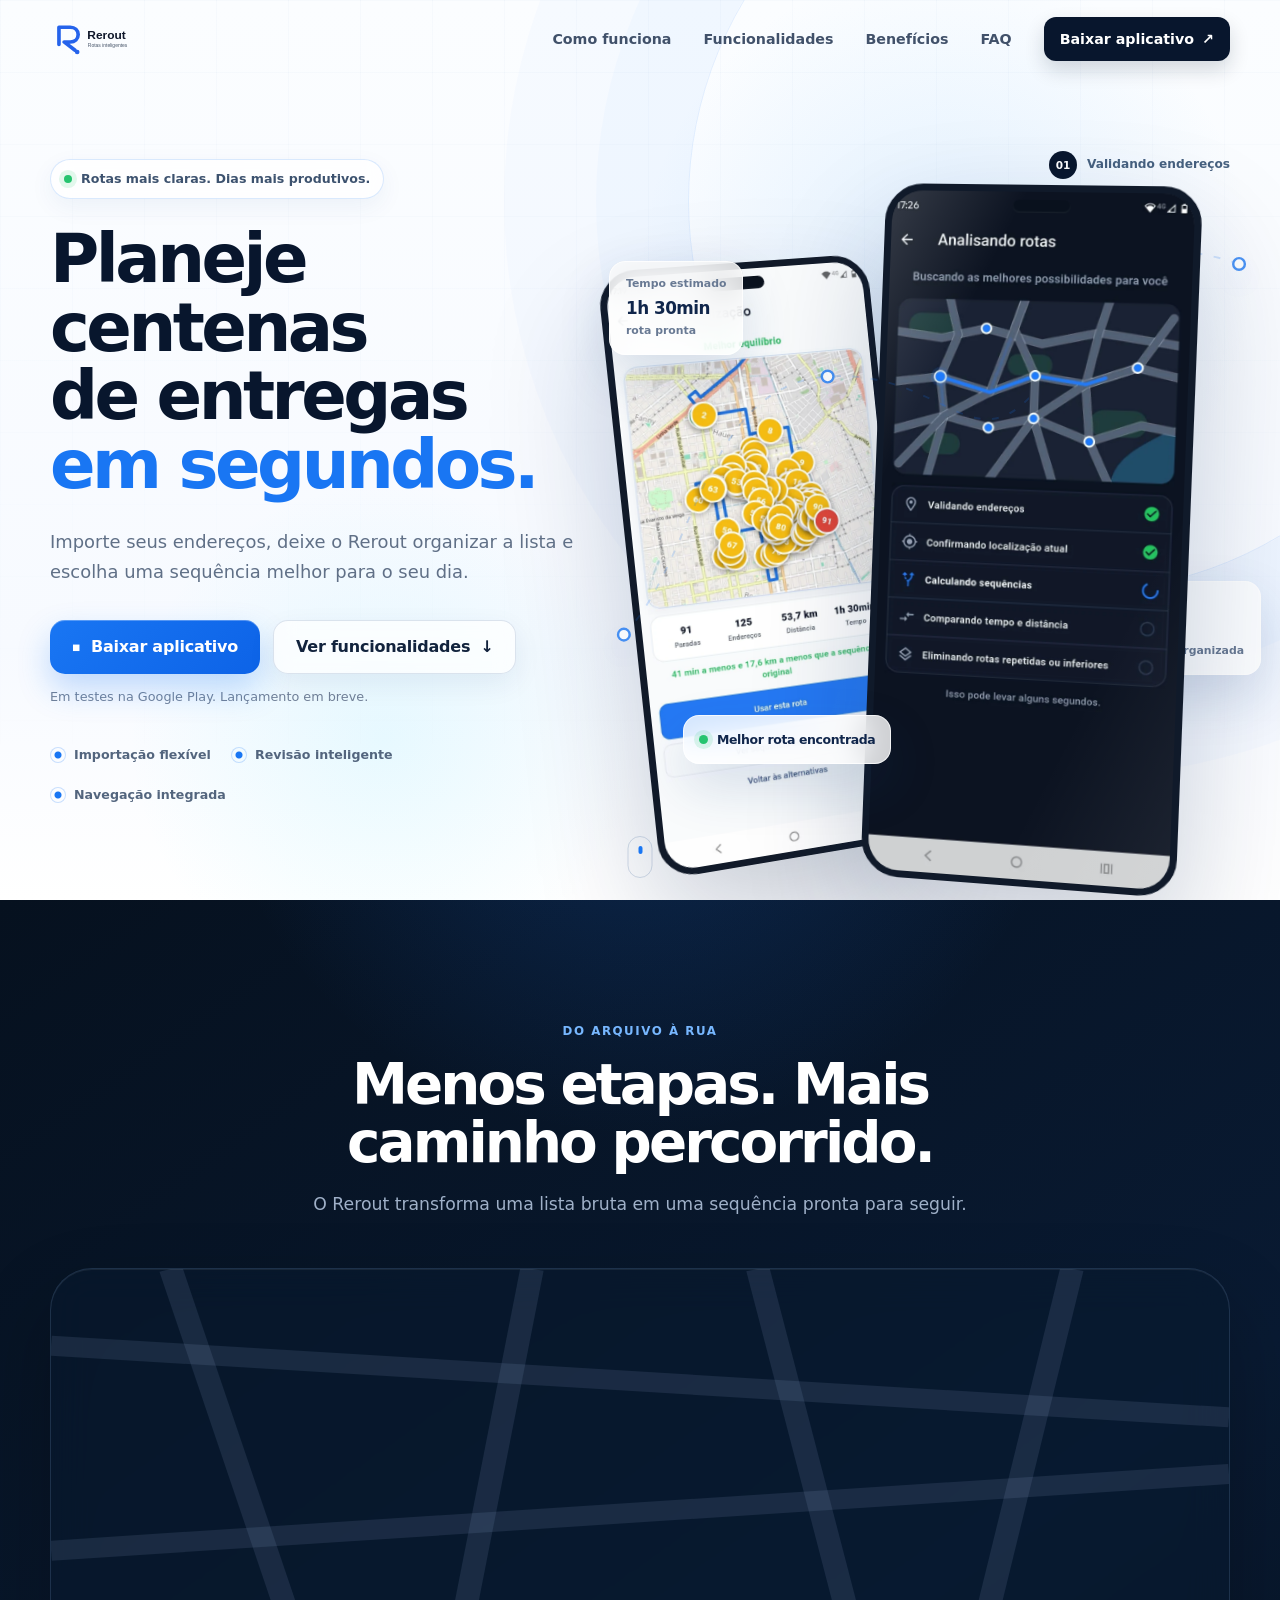
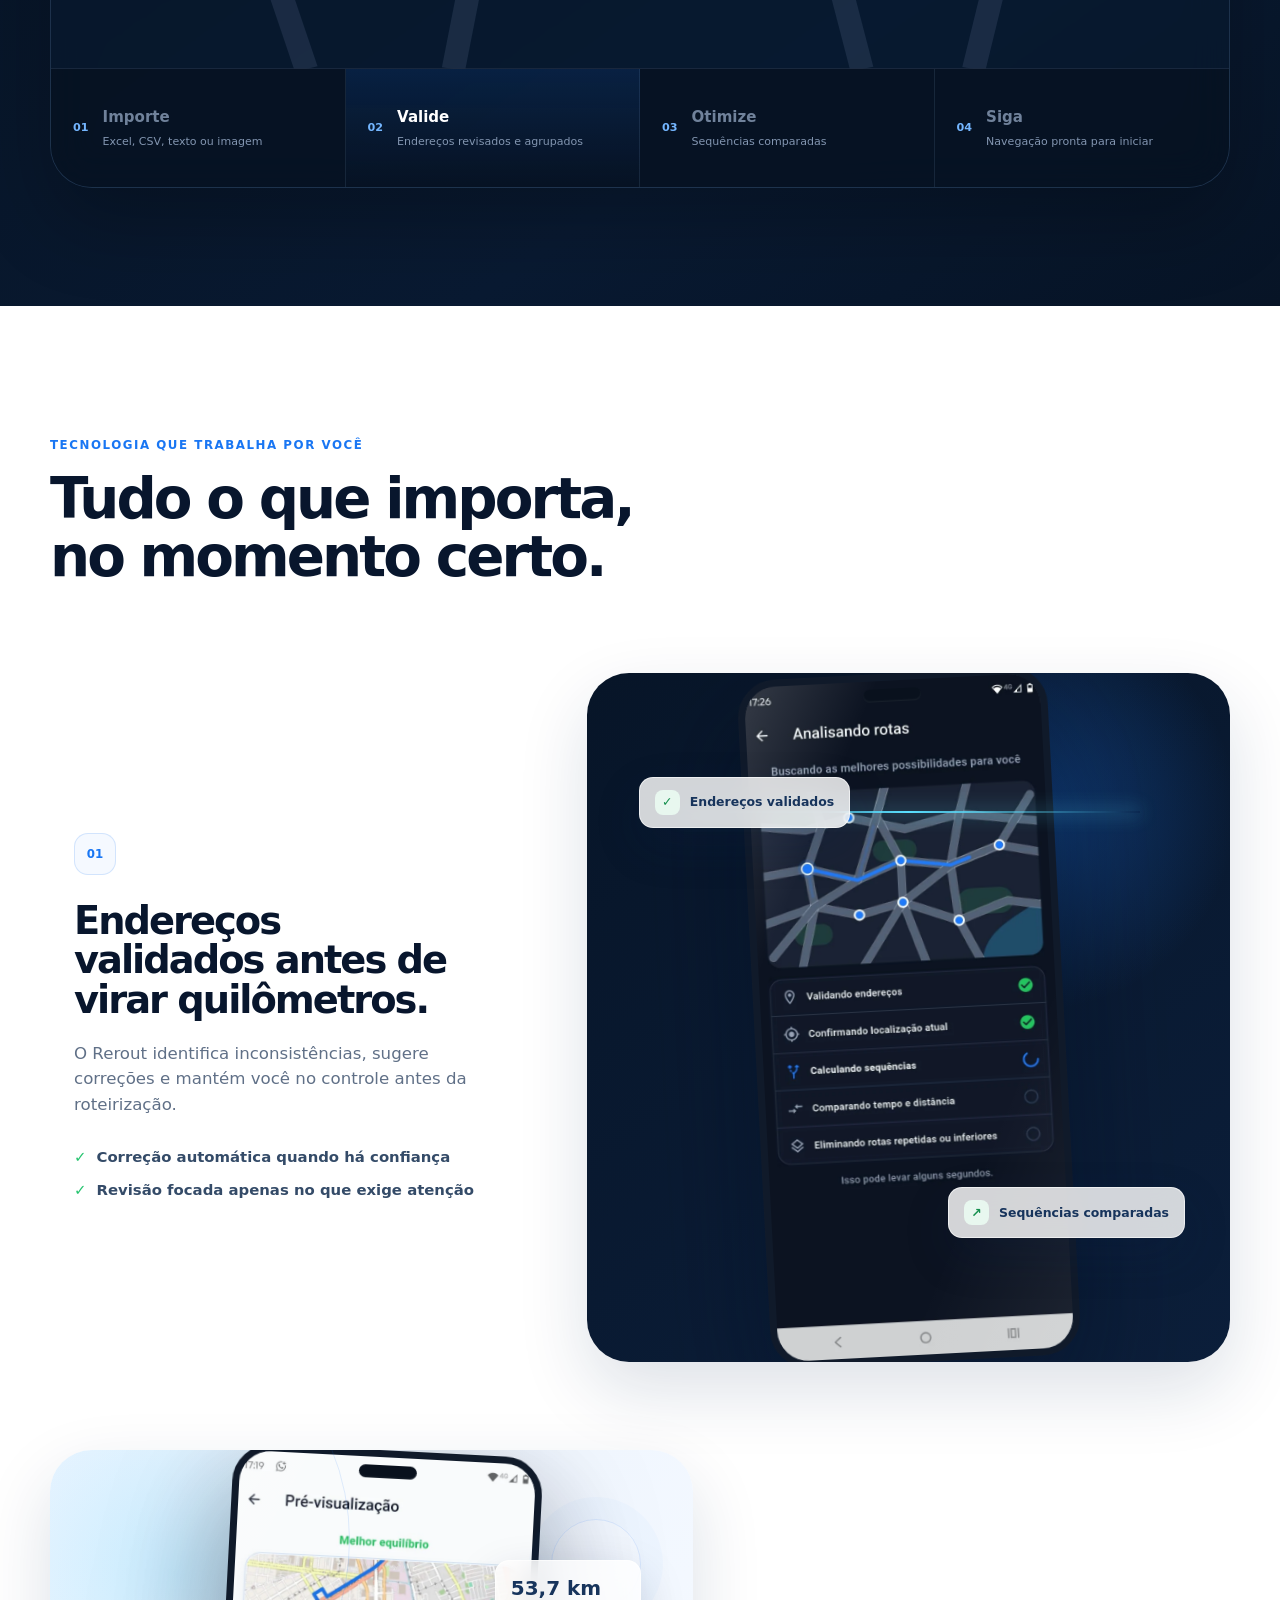
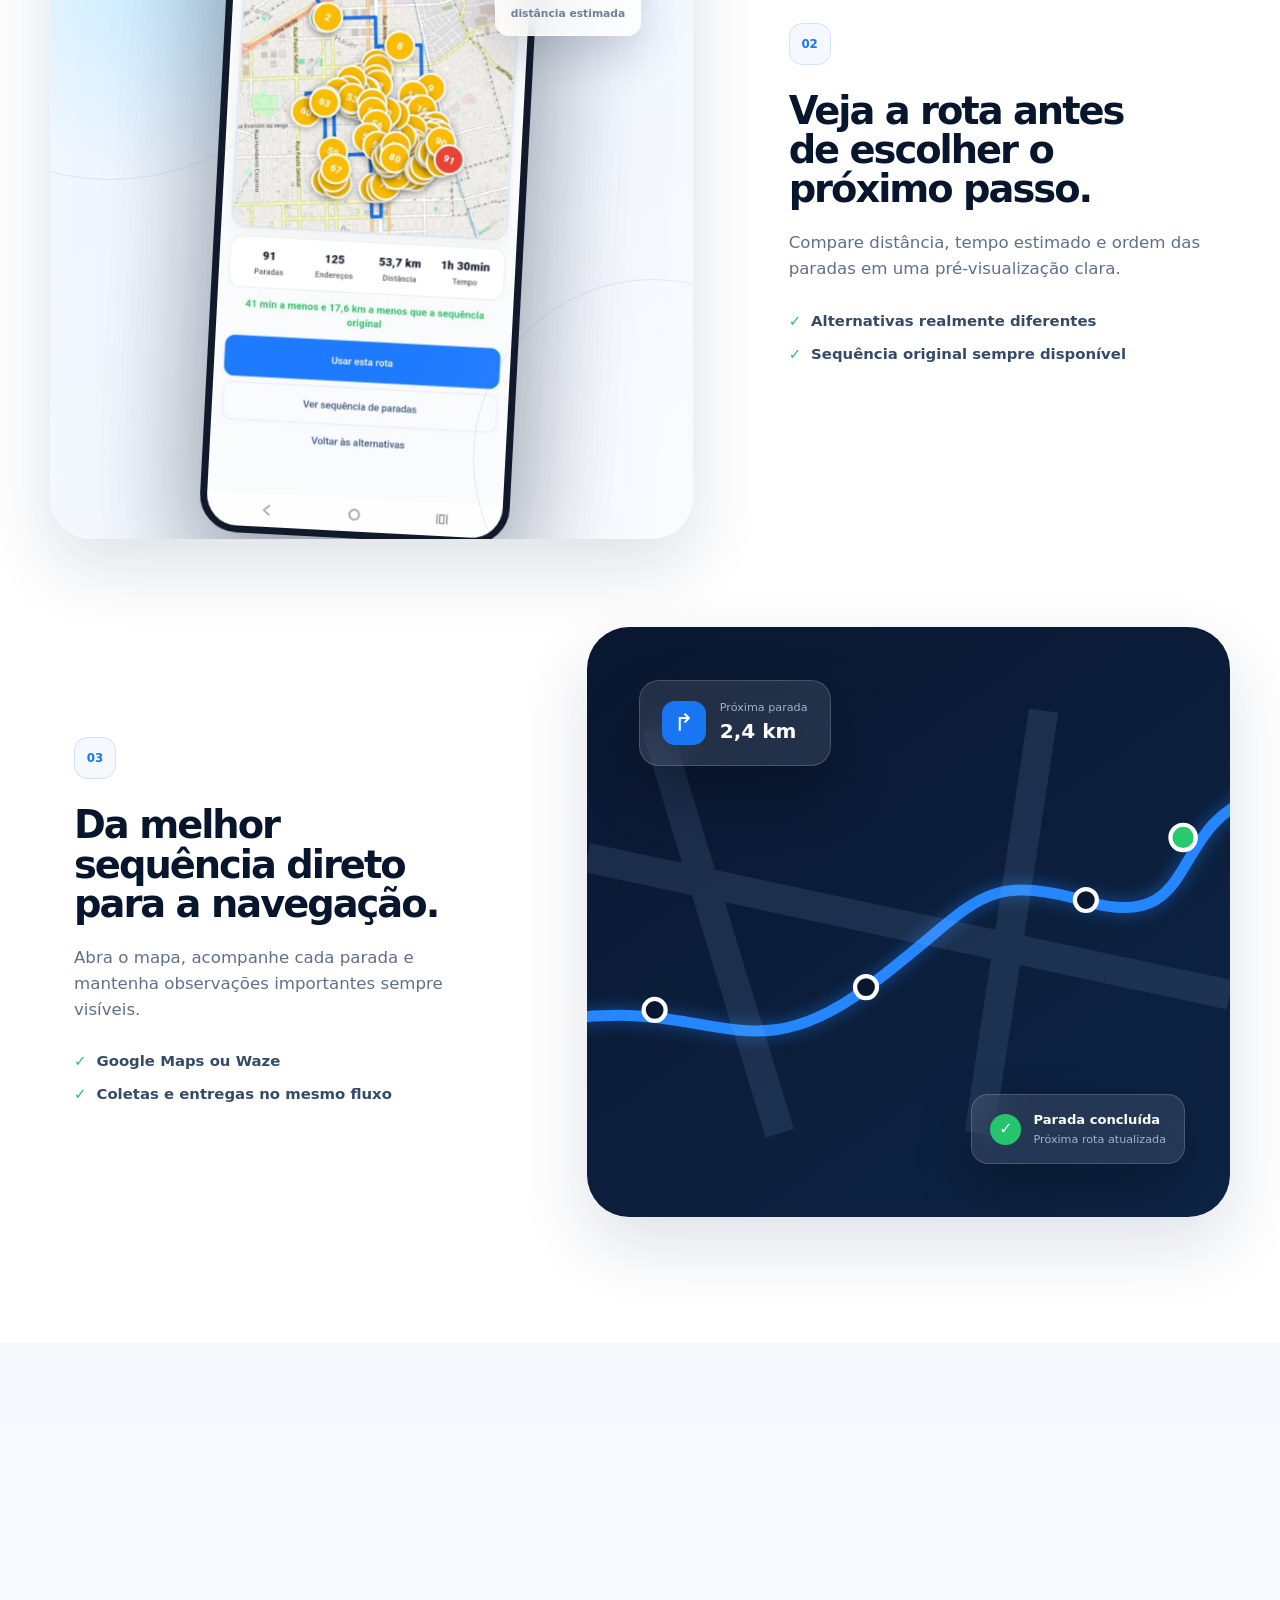
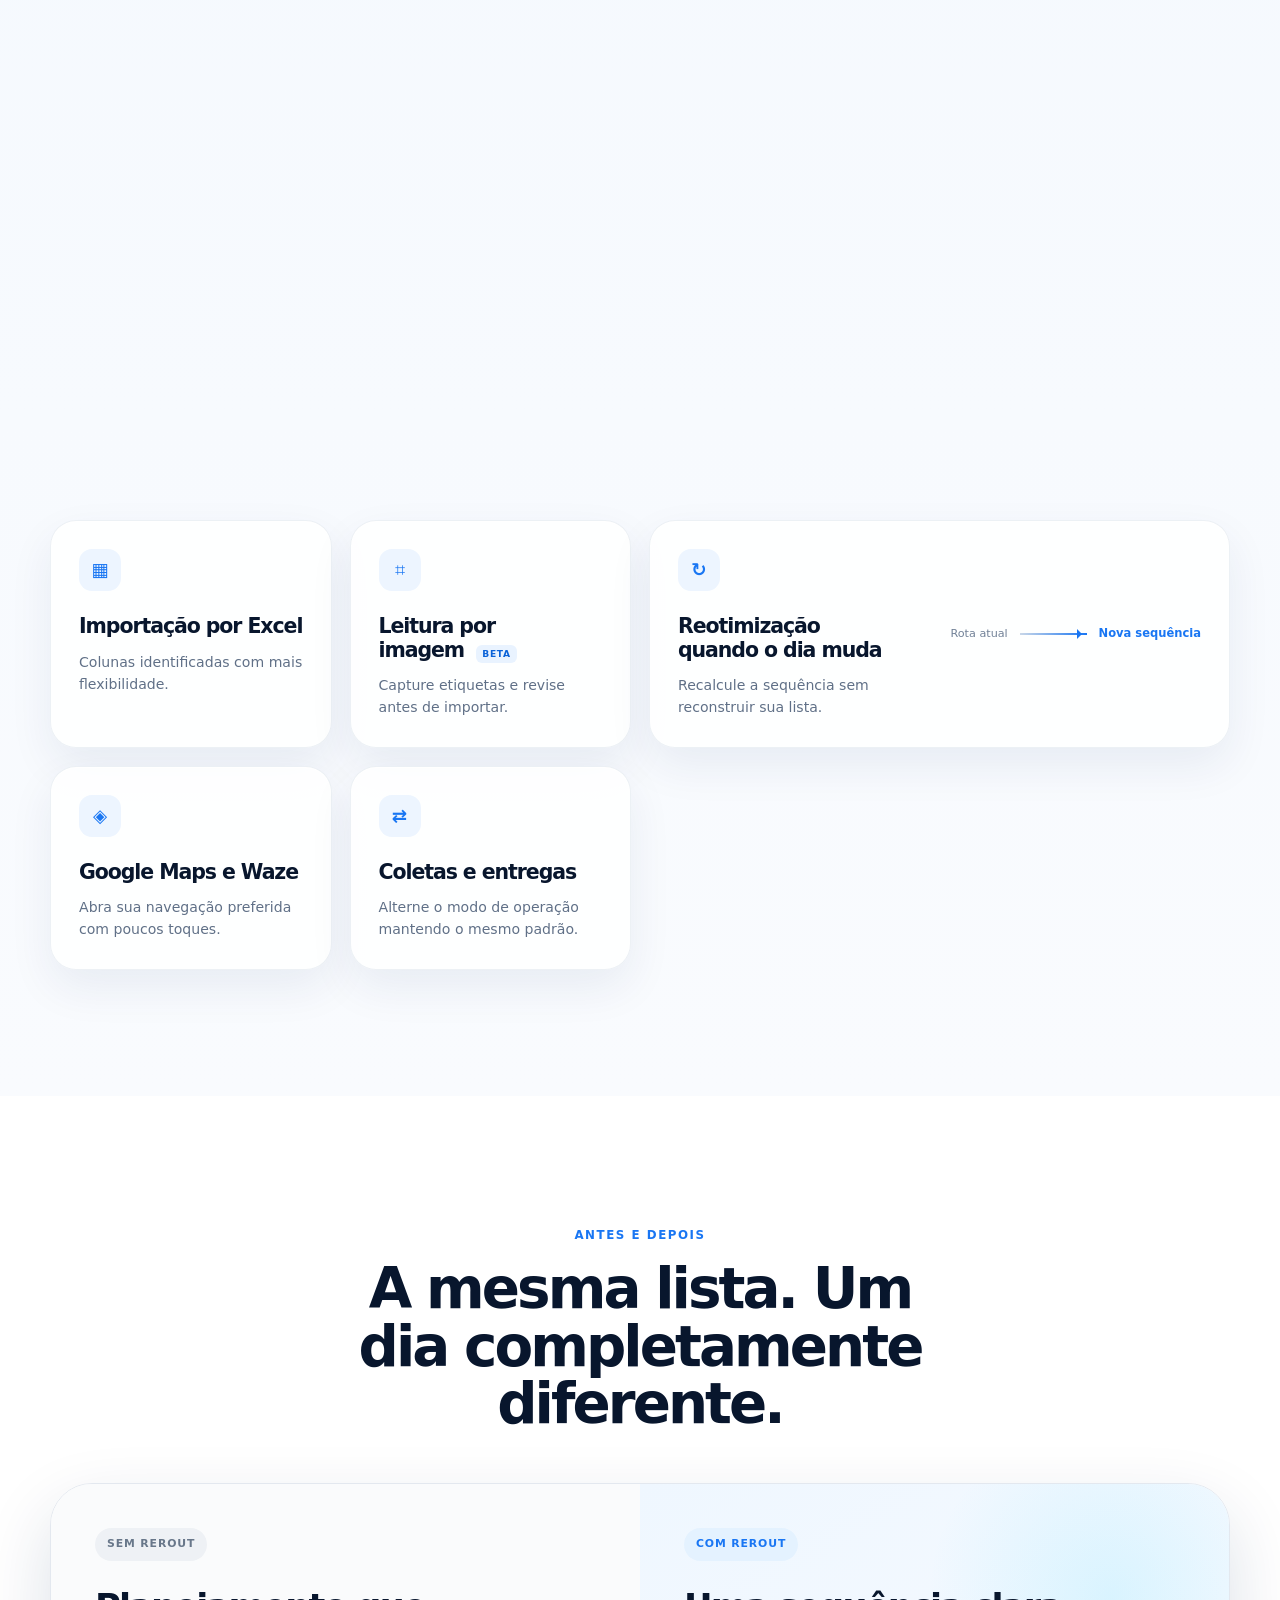
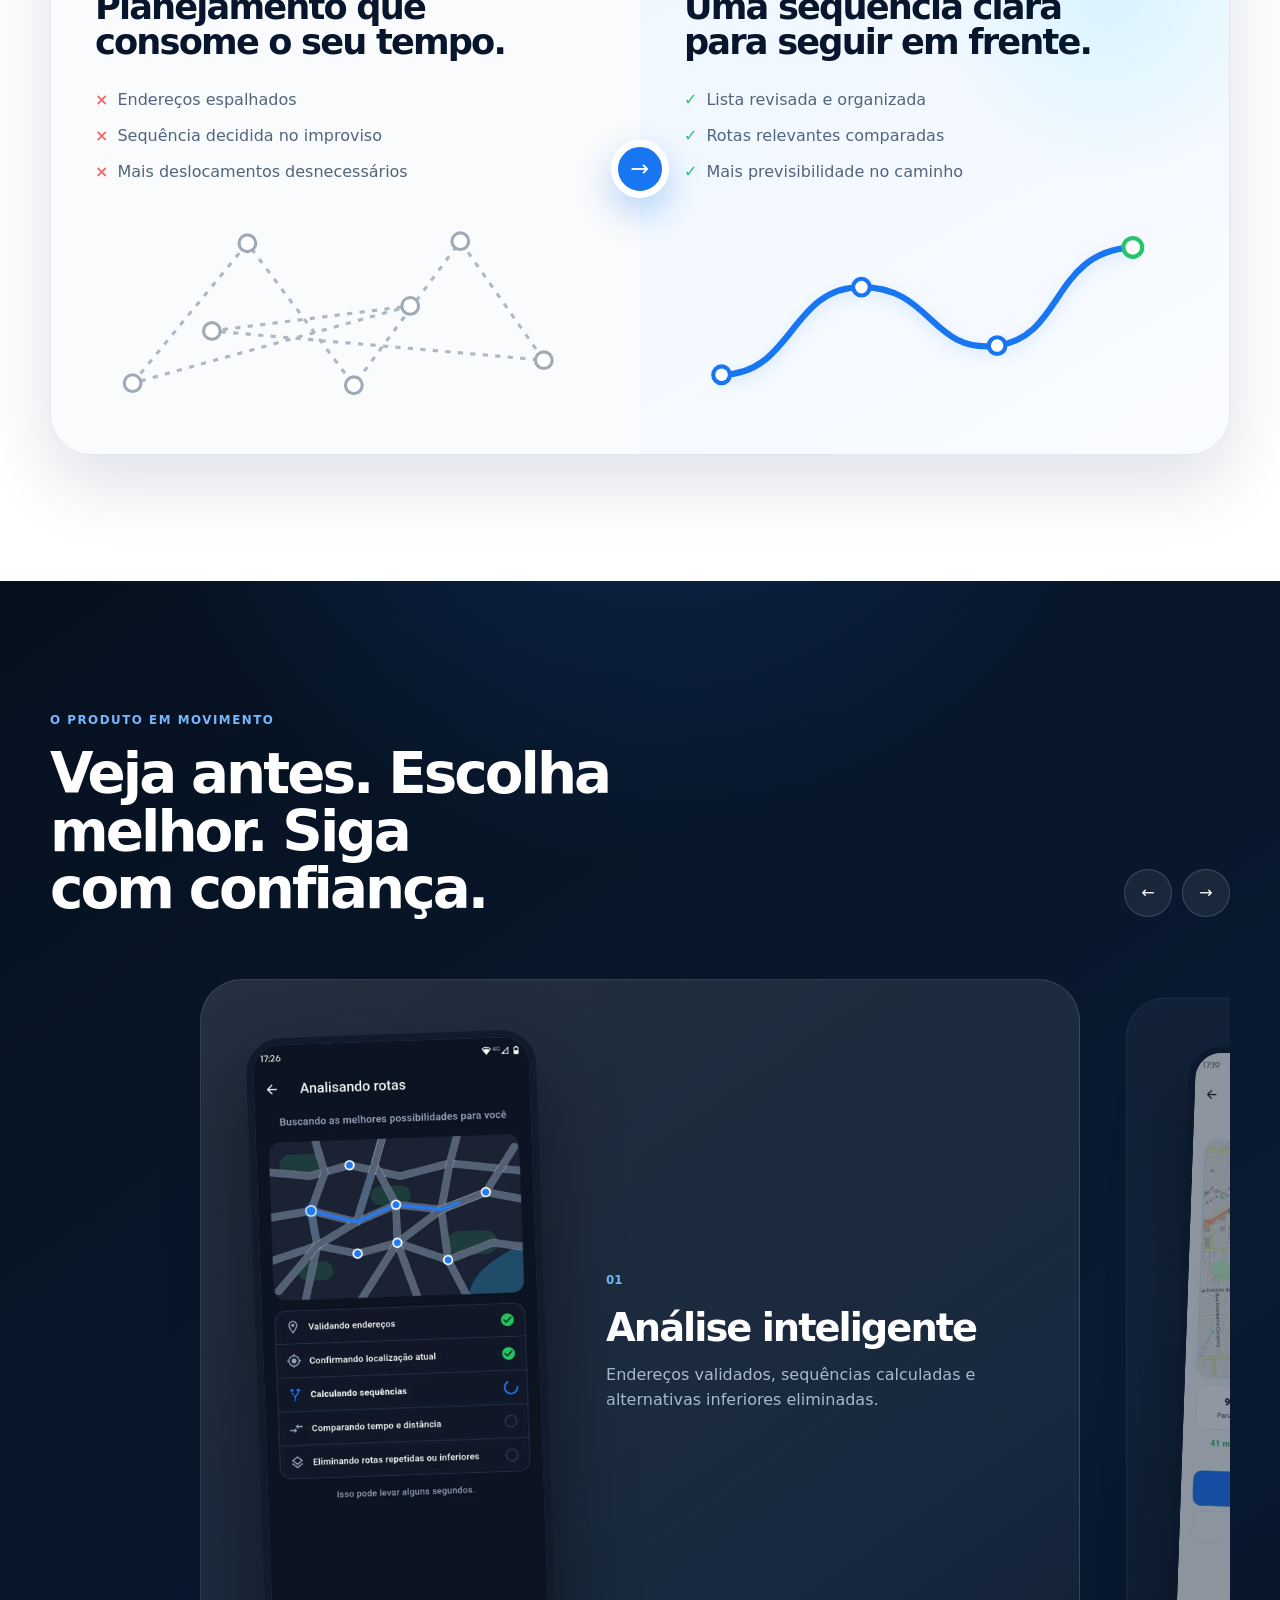
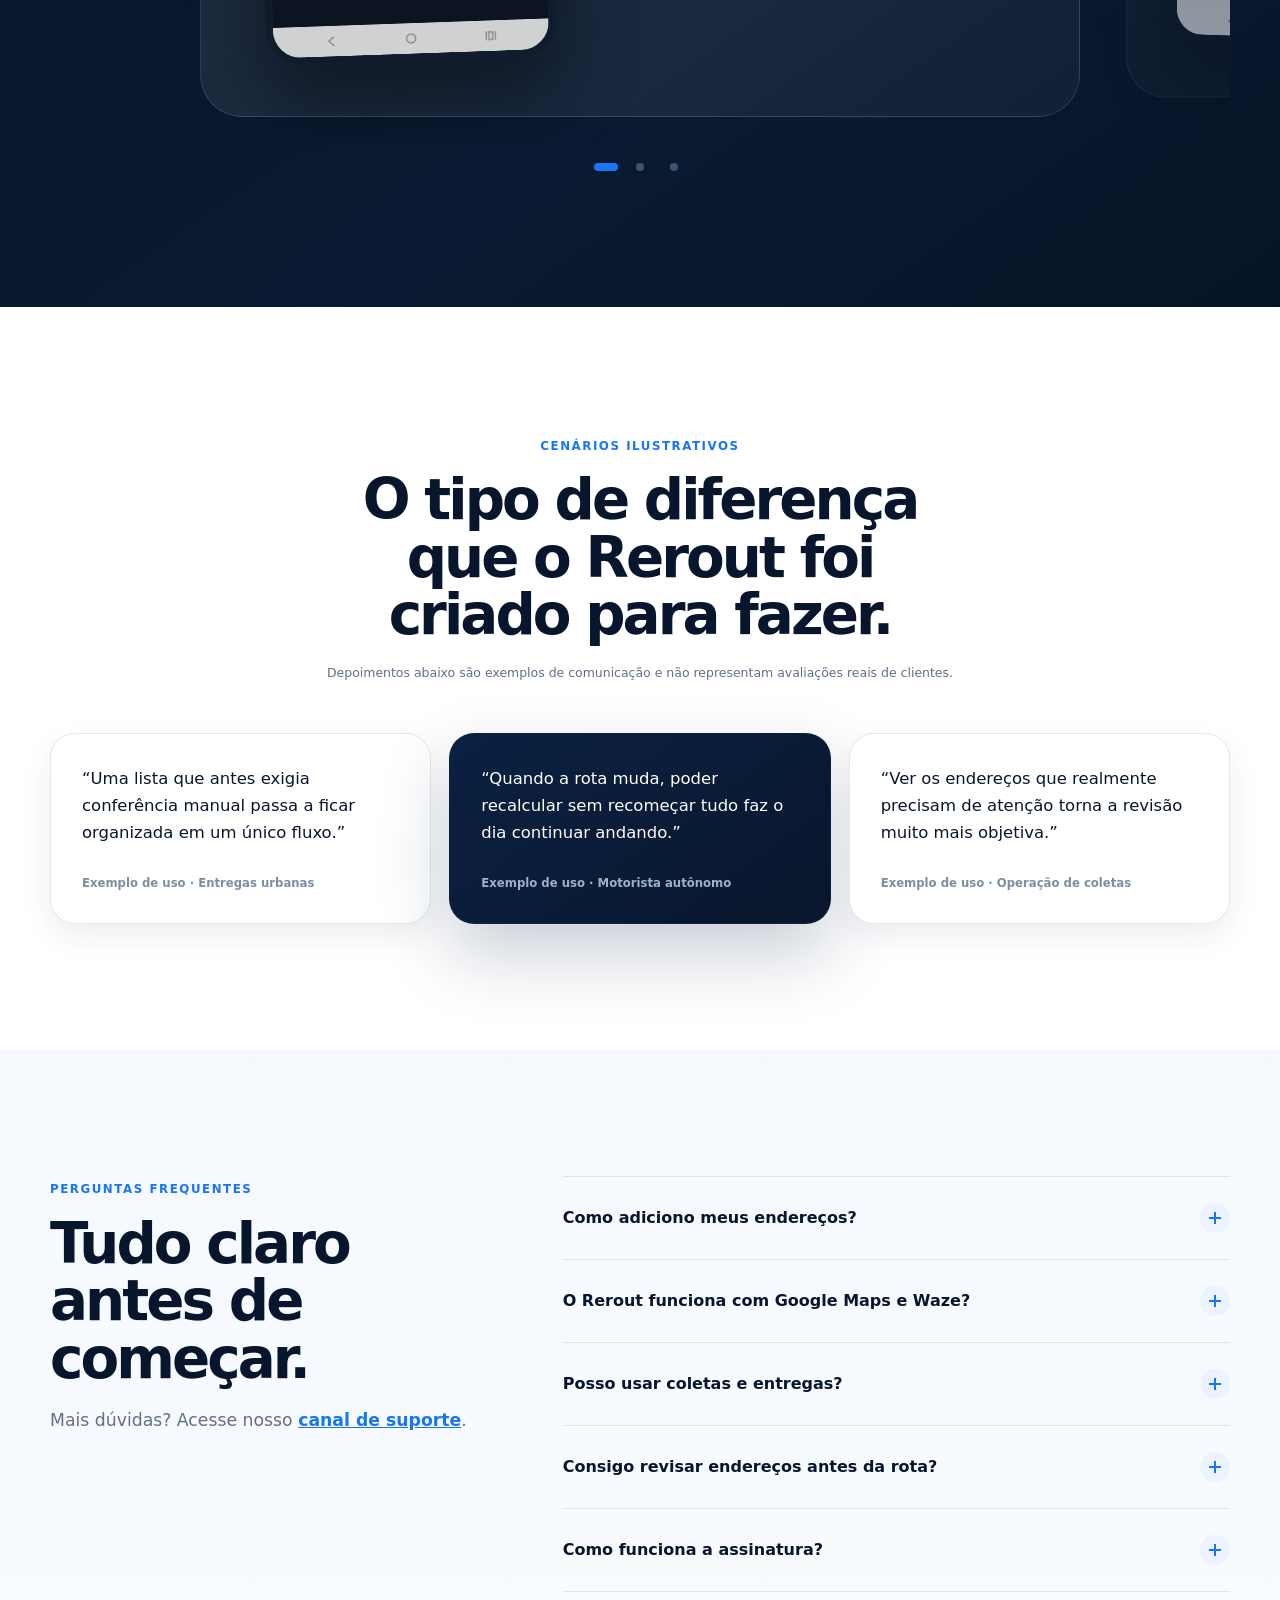
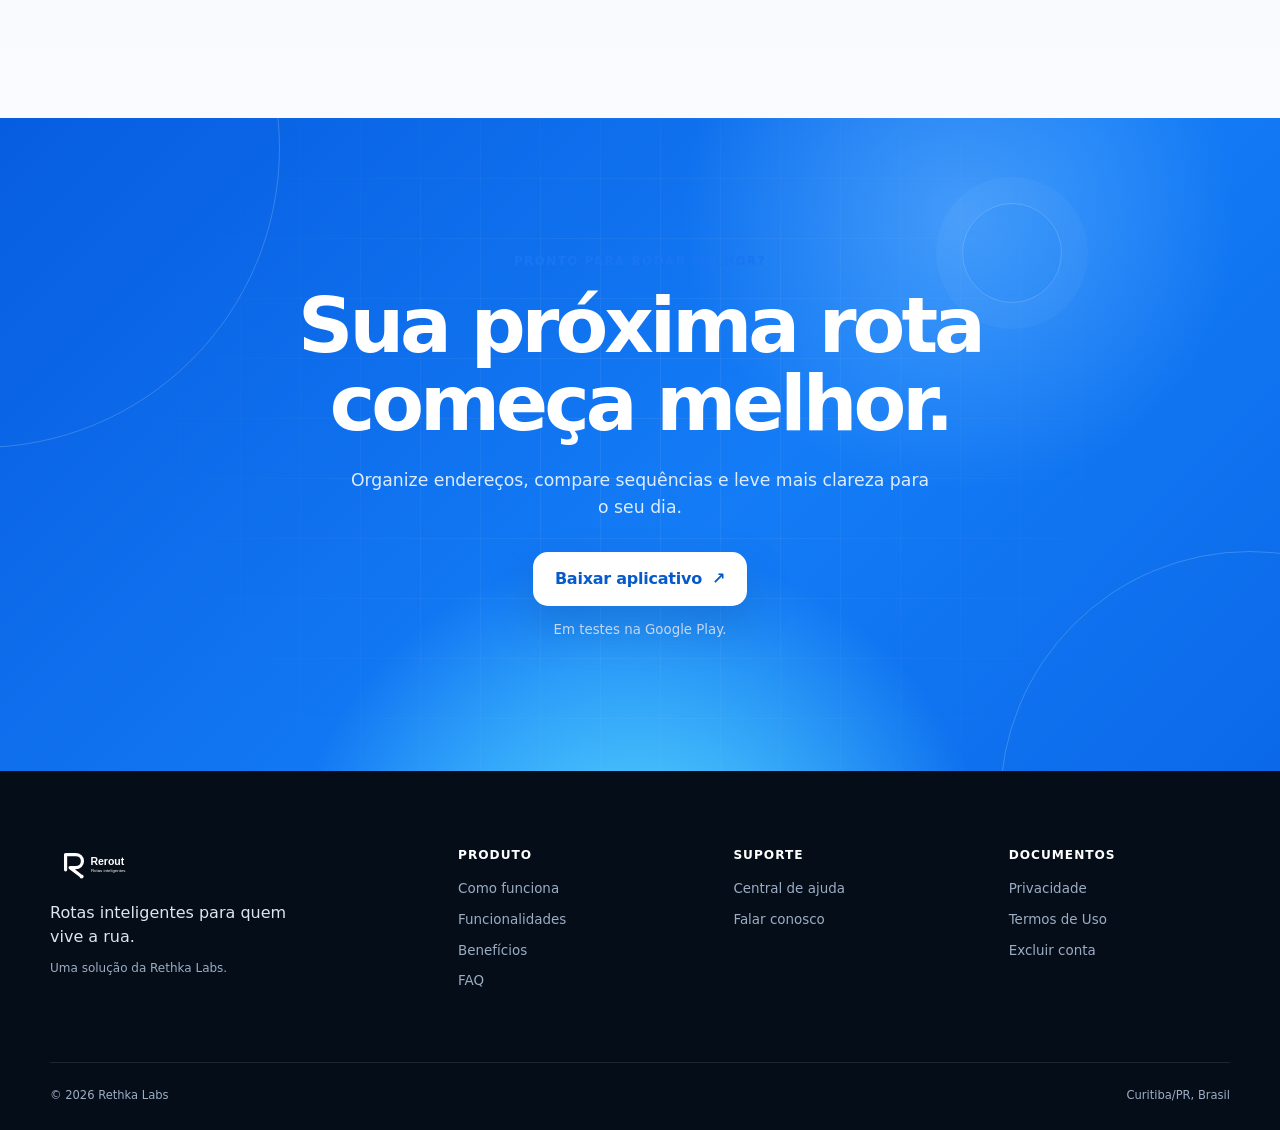
<file: index.html>
<!doctype html>
<html lang="pt-BR">
  <head>
    <meta charset="utf-8">
    <meta name="viewport" content="width=device-width,initial-scale=1,viewport-fit=cover">
    <meta name="description" content="Planeje entregas e coletas com mais agilidade. Importe endereços, revise a lista e encontre melhores sequências com o Rerout.">
    <meta name="theme-color" content="#f7faff">
    <meta property="og:title" content="Rerout — Planeje centenas de entregas em segundos">
    <meta property="og:description" content="Endereços organizados, rotas inteligentes e navegação integrada para quem vive a rua.">
    <meta property="og:type" content="website">
    <meta property="og:locale" content="pt_BR">
    <meta property="og:url" content="https://rerout.rethkalabs.com/">
    <meta property="og:image" content="https://rerout.rethkalabs.com/assets/rerout-icon.svg">
    <meta name="twitter:card" content="summary_large_image">
    <meta name="twitter:title" content="Rerout — Rotas inteligentes para entregadores">
    <meta name="twitter:description" content="Organize endereços, compare sequências e siga sua rota.">
    <link rel="canonical" href="https://rerout.rethkalabs.com/">
    <link rel="icon" href="assets/rerout-icon.svg" type="image/svg+xml">
    <link rel="manifest" href="manifest.webmanifest">
    <link rel="preload" href="assets/images/route-analysis.svg" as="image" type="image/svg+xml">
    <link rel="stylesheet" href="assets/site.css">
    <script defer src="assets/site.js"></script>
    <title>Rerout — Planeje centenas de entregas em segundos</title>
    <script type="application/ld+json">{"@context":"https://schema.org","@type":"SoftwareApplication","name":"Rerout","applicationCategory":"BusinessApplication","operatingSystem":"Android","description":"Aplicativo para importar endereços, organizar paradas e otimizar rotas de entregas e coletas.","provider":{"@type":"Organization","name":"Rethka Labs","address":{"@type":"PostalAddress","addressLocality":"Curitiba","addressRegion":"PR","addressCountry":"BR"}},"url":"https://rerout.rethkalabs.com/"}</script>
  </head>
  <body>
    <a class="skip-link" href="#conteudo">Pular para o conteúdo</a>

    <header class="site-header" data-header>
      <nav class="nav shell" aria-label="Navegação principal">
        <a class="brand" href="#inicio" aria-label="Rerout, início">
          <img src="assets/rerout-logo.svg" alt="Rerout" width="126" height="32">
        </a>
        <button class="menu-toggle" type="button" aria-label="Abrir menu de navegação" aria-expanded="false" aria-controls="menu-principal">
          <span class="menu-label">Menu</span><span class="menu-icon" aria-hidden="true"></span>
        </button>
        <div id="menu-principal" class="nav-links">
          <a href="#como-funciona">Como funciona</a>
          <a href="#tecnologia">Funcionalidades</a>
          <a href="#beneficios">Benefícios</a>
          <a href="#faq">FAQ</a>
          <a class="nav-cta" href="#baixar">Baixar aplicativo <span aria-hidden="true">↗</span></a>
        </div>
      </nav>
    </header>

    <main id="conteudo">
      <section id="inicio" class="hero" aria-labelledby="hero-title">
        <div class="hero-grid shell">
          <div class="hero-copy reveal">
            <div class="status-pill"><span></span> Rotas mais claras. Dias mais produtivos.</div>
            <h1 id="hero-title"><span>Planeje centenas</span><span>de entregas</span><em>em segundos.</em></h1>
            <p>Importe seus endereços, deixe o Rerout organizar a lista e escolha uma sequência melhor para o seu dia.</p>
            <div class="hero-actions">
              <button class="button button-primary" type="button" disabled aria-describedby="play-status">
                <span class="android-mark" aria-hidden="true">◆</span> Baixar aplicativo
              </button>
              <a class="button button-secondary" href="#tecnologia">Ver funcionalidades <span aria-hidden="true">↓</span></a>
            </div>
            <p id="play-status" class="availability">Em testes na Google Play. Lançamento em breve.</p>
            <div class="hero-trust" aria-label="Principais características">
              <span><i></i> Importação flexível</span><span><i></i> Revisão inteligente</span><span><i></i> Navegação integrada</span>
            </div>
          </div>

          <div class="hero-product reveal" data-product-stage>
            <div class="route-orbit" aria-hidden="true">
              <svg viewBox="0 0 760 680" role="presentation"><path class="orbit-line" d="M72 504 C146 428 154 246 282 238 S435 345 512 232 S610 90 706 122"/><circle cx="72" cy="504" r="6"/><circle cx="282" cy="238" r="6"/><circle cx="512" cy="232" r="6"/><circle cx="706" cy="122" r="6"/></svg>
            </div>
            <div class="device device-back" data-depth="-1">
              <div class="device-frame">
                <img src="assets/images/route-preview.svg" width="720" height="1600" alt="Pré-visualização de uma rota no aplicativo Rerout" loading="eager" decoding="async">
              </div>
            </div>
            <div class="device device-front" data-depth="1">
              <div class="device-frame">
                <img src="assets/images/route-analysis.svg" width="720" height="1600" alt="Análise de rotas em andamento no aplicativo Rerout" loading="eager" decoding="async" fetchpriority="high">
              </div>
            </div>
            <div class="floating-card metric-time" data-depth="2"><span>Tempo estimado</span><strong>1h 30min</strong><small>rota pronta</small></div>
            <div class="floating-card metric-stops" data-depth="3"><span>Paradas</span><strong>91</strong><small>sequência organizada</small></div>
            <div class="floating-card metric-status" data-depth="2"><span class="status-dot"></span><strong>Melhor rota encontrada</strong></div>
            <div class="demo-caption" aria-live="polite"><span class="demo-index">01</span><span data-demo-copy>Validando endereços</span></div>
          </div>
        </div>
        <a class="scroll-cue" href="#como-funciona" aria-label="Ir para como funciona"><span></span></a>
      </section>

      <section id="como-funciona" class="process section-dark" aria-labelledby="process-title">
        <div class="shell">
          <div class="section-heading centered reveal">
            <span class="kicker">DO ARQUIVO À RUA</span>
            <h2 id="process-title">Menos etapas. Mais caminho percorrido.</h2>
            <p>O Rerout transforma uma lista bruta em uma sequência pronta para seguir.</p>
          </div>
          <div class="process-stage reveal" data-route-process>
            <div class="process-map" aria-hidden="true">
              <svg viewBox="0 0 1200 480" preserveAspectRatio="none">
                <g class="street-grid"><path d="M0 92 L1200 178"/><path d="M0 338 L1200 246"/><path d="M122 0 L260 480"/><path d="M490 0 L410 480"/><path d="M720 0 L826 480"/><path d="M1040 0 L940 480"/></g>
                <path class="route-path route-path-shadow" d="M96 362 C210 352 206 202 342 220 S486 354 578 292 S672 130 794 170 S894 320 1098 108"/>
                <path class="route-path" d="M96 362 C210 352 206 202 342 220 S486 354 578 292 S672 130 794 170 S894 320 1098 108"/>
                <g class="map-nodes"><circle cx="96" cy="362" r="10"/><circle cx="342" cy="220" r="10"/><circle cx="578" cy="292" r="10"/><circle cx="794" cy="170" r="10"/><circle cx="1098" cy="108" r="12"/></g>
              </svg>
            </div>
            <ol class="process-steps">
              <li class="active"><span>01</span><div><strong>Importe</strong><small>Excel, CSV, texto ou imagem</small></div></li>
              <li><span>02</span><div><strong>Valide</strong><small>Endereços revisados e agrupados</small></div></li>
              <li><span>03</span><div><strong>Otimize</strong><small>Sequências comparadas</small></div></li>
              <li><span>04</span><div><strong>Siga</strong><small>Navegação pronta para iniciar</small></div></li>
            </ol>
          </div>
        </div>
      </section>

      <section id="tecnologia" class="editorial" aria-labelledby="technology-title">
        <div class="shell">
          <div class="section-heading reveal">
            <span class="kicker">TECNOLOGIA QUE TRABALHA POR VOCÊ</span>
            <h2 id="technology-title">Tudo o que importa, no momento certo.</h2>
          </div>

          <article class="story story-analysis reveal">
            <div class="story-copy">
              <span class="story-number">01</span>
              <h3>Endereços validados antes de virar quilômetros.</h3>
              <p>O Rerout identifica inconsistências, sugere correções e mantém você no controle antes da roteirização.</p>
              <ul><li>Correção automática quando há confiança</li><li>Revisão focada apenas no que exige atenção</li></ul>
            </div>
            <div class="story-visual visual-dark">
              <div class="device editorial-device">
                <div class="device-frame">
                  <img src="assets/images/route-analysis.svg" width="720" height="1600" alt="Tela de análise e validação de rotas do Rerout" loading="lazy" decoding="async">
                </div>
              </div>
              <div class="scan-line" aria-hidden="true"></div>
              <div class="visual-note note-one"><span>✓</span> Endereços validados</div>
              <div class="visual-note note-two"><span>↗</span> Sequências comparadas</div>
            </div>
          </article>

          <article class="story story-preview reveal">
            <div class="story-copy">
              <span class="story-number">02</span>
              <h3>Veja a rota antes de escolher o próximo passo.</h3>
              <p>Compare distância, tempo estimado e ordem das paradas em uma pré-visualização clara.</p>
              <ul><li>Alternativas realmente diferentes</li><li>Sequência original sempre disponível</li></ul>
            </div>
            <div class="story-visual visual-light">
              <div class="device editorial-device">
                <div class="device-frame">
                  <img src="assets/images/route-preview.svg" width="720" height="1600" alt="Pré-visualização da rota com mapa, paradas, distância e tempo" loading="lazy" decoding="async">
                </div>
              </div>
              <div class="route-rings" aria-hidden="true"><i></i><i></i><i></i></div>
              <div class="visual-note note-three"><strong>53,7 km</strong><span>distância estimada</span></div>
            </div>
          </article>

          <article class="story story-navigation reveal">
            <div class="story-copy">
              <span class="story-number">03</span>
              <h3>Da melhor sequência direto para a navegação.</h3>
              <p>Abra o mapa, acompanhe cada parada e mantenha observações importantes sempre visíveis.</p>
              <ul><li>Google Maps ou Waze</li><li>Coletas e entregas no mesmo fluxo</li></ul>
            </div>
            <div class="navigation-demo" aria-label="Demonstração visual da navegação integrada">
              <div class="nav-map" aria-hidden="true">
                <svg viewBox="0 0 760 460"><path class="nav-road" d="M-20 344 C146 322 192 410 328 310 S458 168 592 206 S686 118 790 82"/><path class="nav-road-secondary" d="M82 0 L228 480 M540 -20 L464 480 M0 154 L760 316"/><g class="nav-pins"><circle cx="80" cy="334" r="13"/><circle cx="330" cy="307" r="13"/><circle cx="590" cy="204" r="13"/><circle cx="705" cy="130" r="15"/></g></svg>
              </div>
              <div class="turn-card"><span class="turn-icon">↱</span><div><small>Próxima parada</small><strong>2,4 km</strong></div></div>
              <div class="arrival-card"><span>✓</span><div><strong>Parada concluída</strong><small>Próxima rota atualizada</small></div></div>
            </div>
          </article>
        </div>
      </section>

      <section id="beneficios" class="benefits section-soft" aria-labelledby="benefits-title">
        <div class="shell">
          <div class="section-heading split-heading reveal">
            <div><span class="kicker">UM APP. O DIA INTEIRO.</span><h2 id="benefits-title">Inteligência onde o trabalho acontece.</h2></div>
            <p>Recursos conectados para reduzir o esforço entre receber uma lista e concluir a última parada.</p>
          </div>
          <div class="bento-grid">
            <article class="bento-card bento-large bento-blue reveal"><span class="icon-tile">◎</span><h3>Correção automática de endereços</h3><p>Sugestões confiáveis, agrupamento inteligente e revisão somente quando necessária.</p><div class="address-flow" aria-hidden="true"><span>R. José E. Assis, 37</span><i>→</i><strong>Rua José Egídio de Assis, 37</strong></div></article>
            <article class="bento-card bento-tall reveal"><span class="icon-tile">⌁</span><h3>Roteirização inteligente</h3><p>Alternativas comparadas por tempo, distância e sequência.</p><div class="mini-route" aria-hidden="true"><i></i><i></i><i></i><i></i><span></span></div></article>
            <article class="bento-card reveal"><span class="icon-tile">▦</span><h3>Importação por Excel</h3><p>Colunas identificadas com mais flexibilidade.</p></article>
            <article class="bento-card reveal"><span class="icon-tile">⌗</span><h3>Leitura por imagem <small>BETA</small></h3><p>Capture etiquetas e revise antes de importar.</p></article>
            <article class="bento-card bento-wide reveal"><div><span class="icon-tile">↻</span><h3>Reotimização quando o dia muda</h3><p>Recalcule a sequência sem reconstruir sua lista.</p></div><div class="reoptimize-visual" aria-hidden="true"><span>Rota atual</span><i></i><strong>Nova sequência</strong></div></article>
            <article class="bento-card reveal"><span class="icon-tile">◈</span><h3>Google Maps e Waze</h3><p>Abra sua navegação preferida com poucos toques.</p></article>
            <article class="bento-card reveal"><span class="icon-tile">⇄</span><h3>Coletas e entregas</h3><p>Alterne o modo de operação mantendo o mesmo padrão.</p></article>
          </div>
        </div>
      </section>

      <section class="comparison" aria-labelledby="comparison-title">
        <div class="shell">
          <div class="section-heading centered reveal"><span class="kicker">ANTES E DEPOIS</span><h2 id="comparison-title">A mesma lista. Um dia completamente diferente.</h2></div>
          <div class="comparison-frame reveal">
            <article class="comparison-side without">
              <span class="comparison-label">Sem Rerout</span><h3>Planejamento que consome o seu tempo.</h3>
              <ul><li>Endereços espalhados</li><li>Sequência decidida no improviso</li><li>Mais deslocamentos desnecessários</li></ul>
              <div class="route-chaos" aria-hidden="true"><svg viewBox="0 0 480 230"><path d="M36 186 L146 52 L248 188 L350 50 L430 164 L112 136 L302 112 L36 186"/><g><circle cx="36" cy="186" r="8"/><circle cx="146" cy="52" r="8"/><circle cx="248" cy="188" r="8"/><circle cx="350" cy="50" r="8"/><circle cx="430" cy="164" r="8"/><circle cx="112" cy="136" r="8"/><circle cx="302" cy="112" r="8"/></g></svg></div>
            </article>
            <div class="comparison-transform" aria-hidden="true"><span>→</span></div>
            <article class="comparison-side with">
              <span class="comparison-label">Com Rerout</span><h3>Uma sequência clara para seguir em frente.</h3>
              <ul><li>Lista revisada e organizada</li><li>Rotas relevantes comparadas</li><li>Mais previsibilidade no caminho</li></ul>
              <div class="route-organized" aria-hidden="true"><svg viewBox="0 0 480 230"><path d="M36 178 C104 178 102 94 170 94 S236 158 300 150 S352 60 430 56"/><g><circle cx="36" cy="178" r="8"/><circle cx="170" cy="94" r="8"/><circle cx="300" cy="150" r="8"/><circle cx="430" cy="56" r="9"/></g></svg></div>
            </article>
          </div>
        </div>
      </section>

      <section class="gallery-section section-dark" aria-labelledby="gallery-title">
        <div class="shell">
          <div class="gallery-heading reveal"><div><span class="kicker">O PRODUTO EM MOVIMENTO</span><h2 id="gallery-title">Veja antes. Escolha melhor. Siga com confiança.</h2></div><div class="gallery-controls"><button type="button" data-gallery-prev aria-label="Tela anterior">←</button><button type="button" data-gallery-next aria-label="Próxima tela">→</button></div></div>
          <div class="product-gallery reveal" data-gallery tabindex="0" aria-label="Galeria de telas do Rerout">
            <article class="gallery-slide active"><div class="gallery-device"><img src="assets/images/route-analysis.svg" width="720" height="1600" alt="Analisando rotas" loading="lazy" decoding="async"></div><div><span>01</span><h3>Análise inteligente</h3><p>Endereços validados, sequências calculadas e alternativas inferiores eliminadas.</p></div></article>
            <article class="gallery-slide"><div class="gallery-device"><img src="assets/images/route-preview.svg" width="720" height="1600" alt="Pré-visualização da rota" loading="lazy" decoding="async"></div><div><span>02</span><h3>Pré-visualização completa</h3><p>Mapa, sequência, distância e tempo em uma decisão simples.</p></div></article>
            <article class="gallery-slide gallery-illustration"><div class="gallery-route-demo" aria-hidden="true"><svg viewBox="0 0 520 820"><path d="M-40 700 C88 664 72 520 188 516 S326 610 348 454 S334 236 470 126"/><g><circle cx="28" cy="676" r="16"/><circle cx="188" cy="516" r="16"/><circle cx="348" cy="454" r="16"/><circle cx="470" cy="126" r="18"/></g></svg><div class="gallery-nav-card"><small>Próxima parada</small><strong>2,4 km</strong><span>↱</span></div></div><div><span>03</span><h3>Navegação integrada</h3><p>Abra o mapa escolhido e acompanhe o próximo destino.</p></div></article>
          </div>
          <div class="gallery-dots" aria-label="Selecionar tela"><button class="active" type="button" data-gallery-dot="0" aria-label="Análise inteligente" aria-pressed="true"></button><button type="button" data-gallery-dot="1" aria-label="Pré-visualização" aria-pressed="false"></button><button type="button" data-gallery-dot="2" aria-label="Navegação integrada" aria-pressed="false"></button></div>
        </div>
      </section>

      <section class="testimonials" aria-labelledby="testimonials-title">
        <div class="shell">
          <div class="section-heading centered reveal"><span class="kicker">CENÁRIOS ILUSTRATIVOS</span><h2 id="testimonials-title">O tipo de diferença que o Rerout foi criado para fazer.</h2><p class="disclosure">Depoimentos abaixo são exemplos de comunicação e não representam avaliações reais de clientes.</p></div>
          <div class="quote-grid">
            <blockquote class="quote-card reveal"><p>“Uma lista que antes exigia conferência manual passa a ficar organizada em um único fluxo.”</p><footer>Exemplo de uso · Entregas urbanas</footer></blockquote>
            <blockquote class="quote-card featured reveal"><p>“Quando a rota muda, poder recalcular sem recomeçar tudo faz o dia continuar andando.”</p><footer>Exemplo de uso · Motorista autônomo</footer></blockquote>
            <blockquote class="quote-card reveal"><p>“Ver os endereços que realmente precisam de atenção torna a revisão muito mais objetiva.”</p><footer>Exemplo de uso · Operação de coletas</footer></blockquote>
          </div>
        </div>
      </section>

      <section id="faq" class="faq section-soft" aria-labelledby="faq-title">
        <div class="shell faq-layout">
          <div class="section-heading reveal"><span class="kicker">PERGUNTAS FREQUENTES</span><h2 id="faq-title">Tudo claro antes de começar.</h2><p>Mais dúvidas? Acesse nosso <a href="https://rerout.rethkalabs.com/suporte.html">canal de suporte</a>.</p></div>
          <div class="faq-list reveal">
            <details><summary>Como adiciono meus endereços?<span></span></summary><p>Você pode importar arquivos compatíveis, colar uma lista ou usar a leitura por imagem em fase Beta.</p></details>
            <details><summary>O Rerout funciona com Google Maps e Waze?<span></span></summary><p>Sim. Nas configurações, você escolhe o aplicativo de navegação usado para abrir cada parada.</p></details>
            <details><summary>Posso usar coletas e entregas?<span></span></summary><p>Sim. O modo de operação pode ser alternado nas configurações do aplicativo.</p></details>
            <details><summary>Consigo revisar endereços antes da rota?<span></span></summary><p>Sim. Itens com baixa confiança ou inconsistências são apresentados para revisão antes da confirmação.</p></details>
            <details><summary>Como funciona a assinatura?<span></span></summary><p>A assinatura é processada pela Google Play. Consulte planos, restauração e gerenciamento diretamente no aplicativo.</p></details>
          </div>
        </div>
      </section>

      <section id="baixar" class="final-cta">
        <div class="cta-orbit" aria-hidden="true"><i></i><i></i><i></i></div>
        <div class="shell cta-content reveal">
          <span class="kicker">PRONTO PARA RODAR MELHOR?</span>
          <h2>Sua próxima rota começa melhor.</h2>
          <p>Organize endereços, compare sequências e leve mais clareza para o seu dia.</p>
          <button class="button button-light" type="button" disabled>Baixar aplicativo <span aria-hidden="true">↗</span></button>
          <small>Em testes na Google Play.</small>
        </div>
      </section>
    </main>

    <footer class="site-footer">
      <div class="shell footer-grid">
        <div class="footer-brand"><img src="assets/rerout-logo.svg" alt="Rerout" width="126" height="32"><p>Rotas inteligentes para quem vive a rua.</p><span>Uma solução da Rethka Labs.</span></div>
        <div><h2>Produto</h2><a href="#como-funciona">Como funciona</a><a href="#tecnologia">Funcionalidades</a><a href="#beneficios">Benefícios</a><a href="#faq">FAQ</a></div>
        <div><h2>Suporte</h2><a href="https://rerout.rethkalabs.com/suporte.html">Central de ajuda</a><a href="mailto:suporte@rethkalabs.com">Falar conosco</a></div>
        <div><h2>Documentos</h2><a href="https://rerout.rethkalabs.com/privacidade.html">Privacidade</a><a href="https://rerout.rethkalabs.com/termos.html">Termos de Uso</a><a href="https://rerout.rethkalabs.com/exclusao-de-conta.html">Excluir conta</a></div>
      </div>
      <div class="shell footer-bottom"><span>© <span data-year>2026</span> Rethka Labs</span><span>Curitiba/PR, Brasil</span></div>
    </footer>
  </body>
</html>
</file>
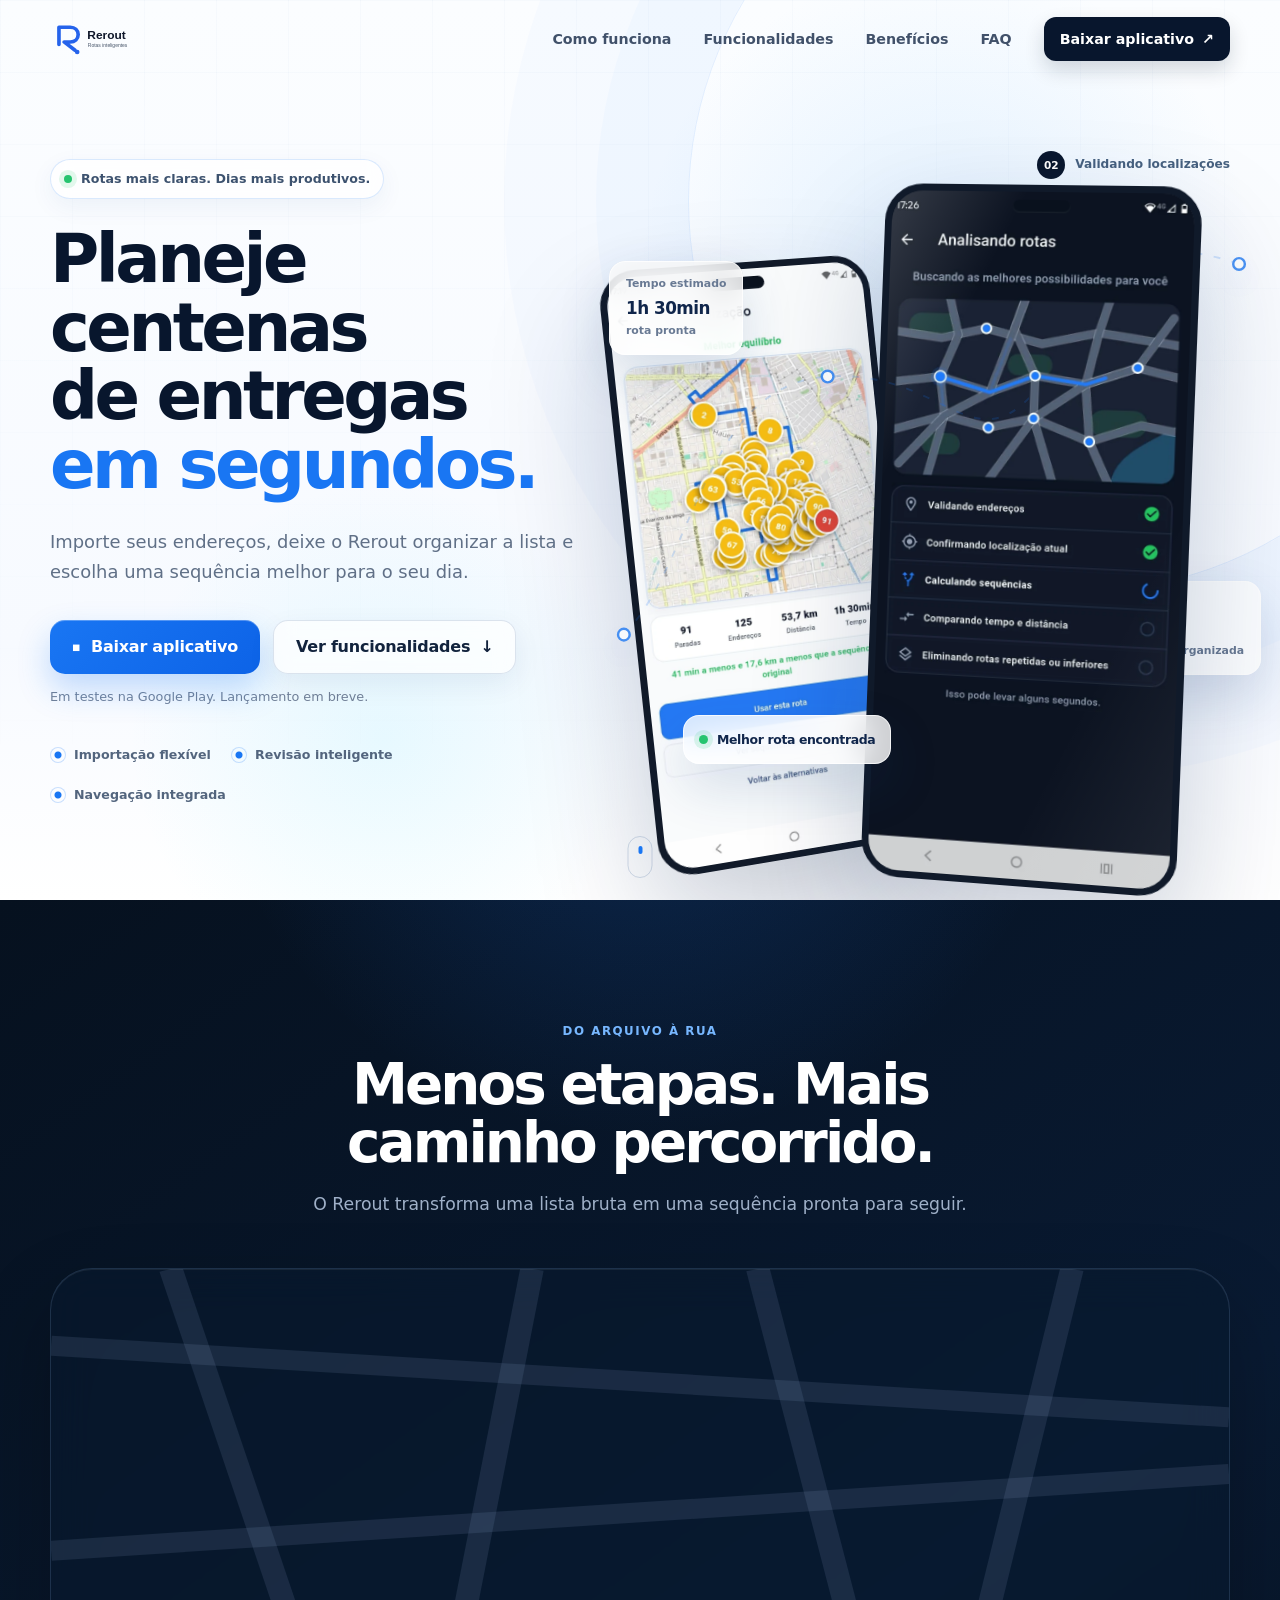
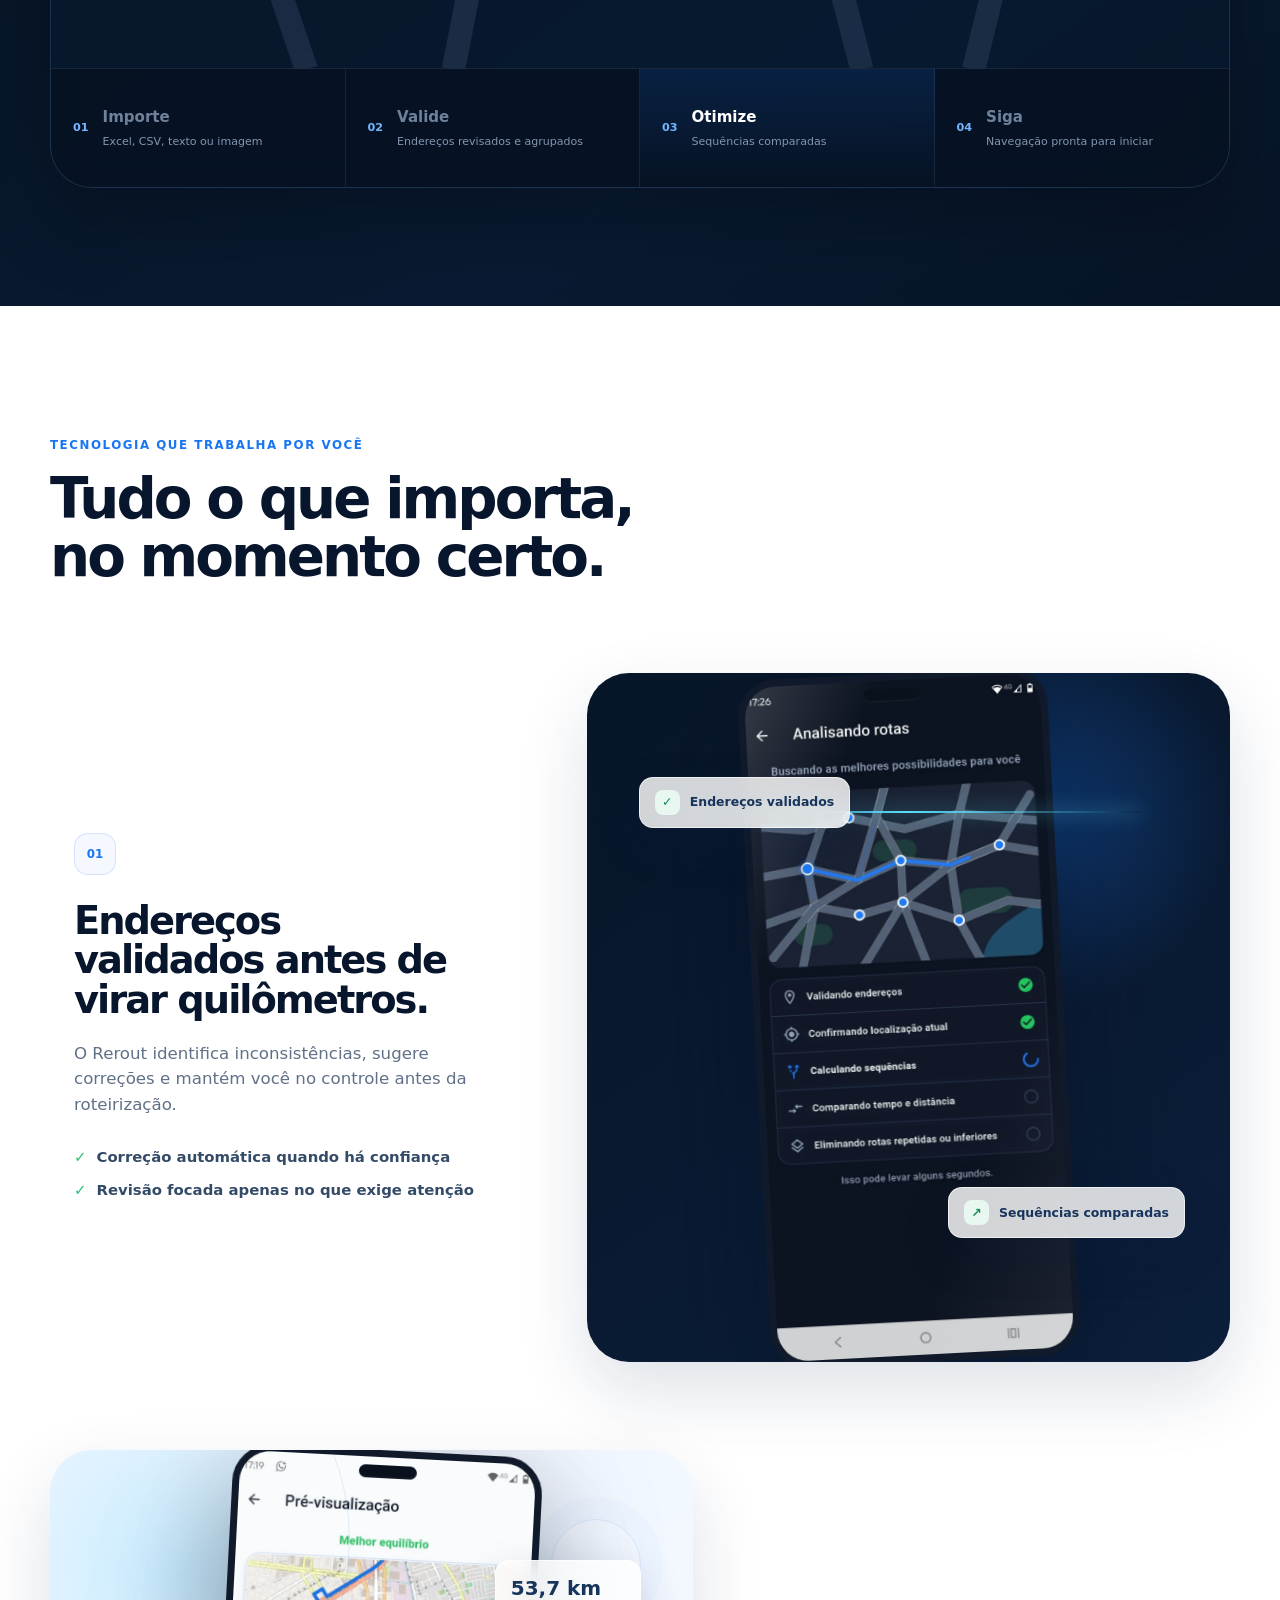
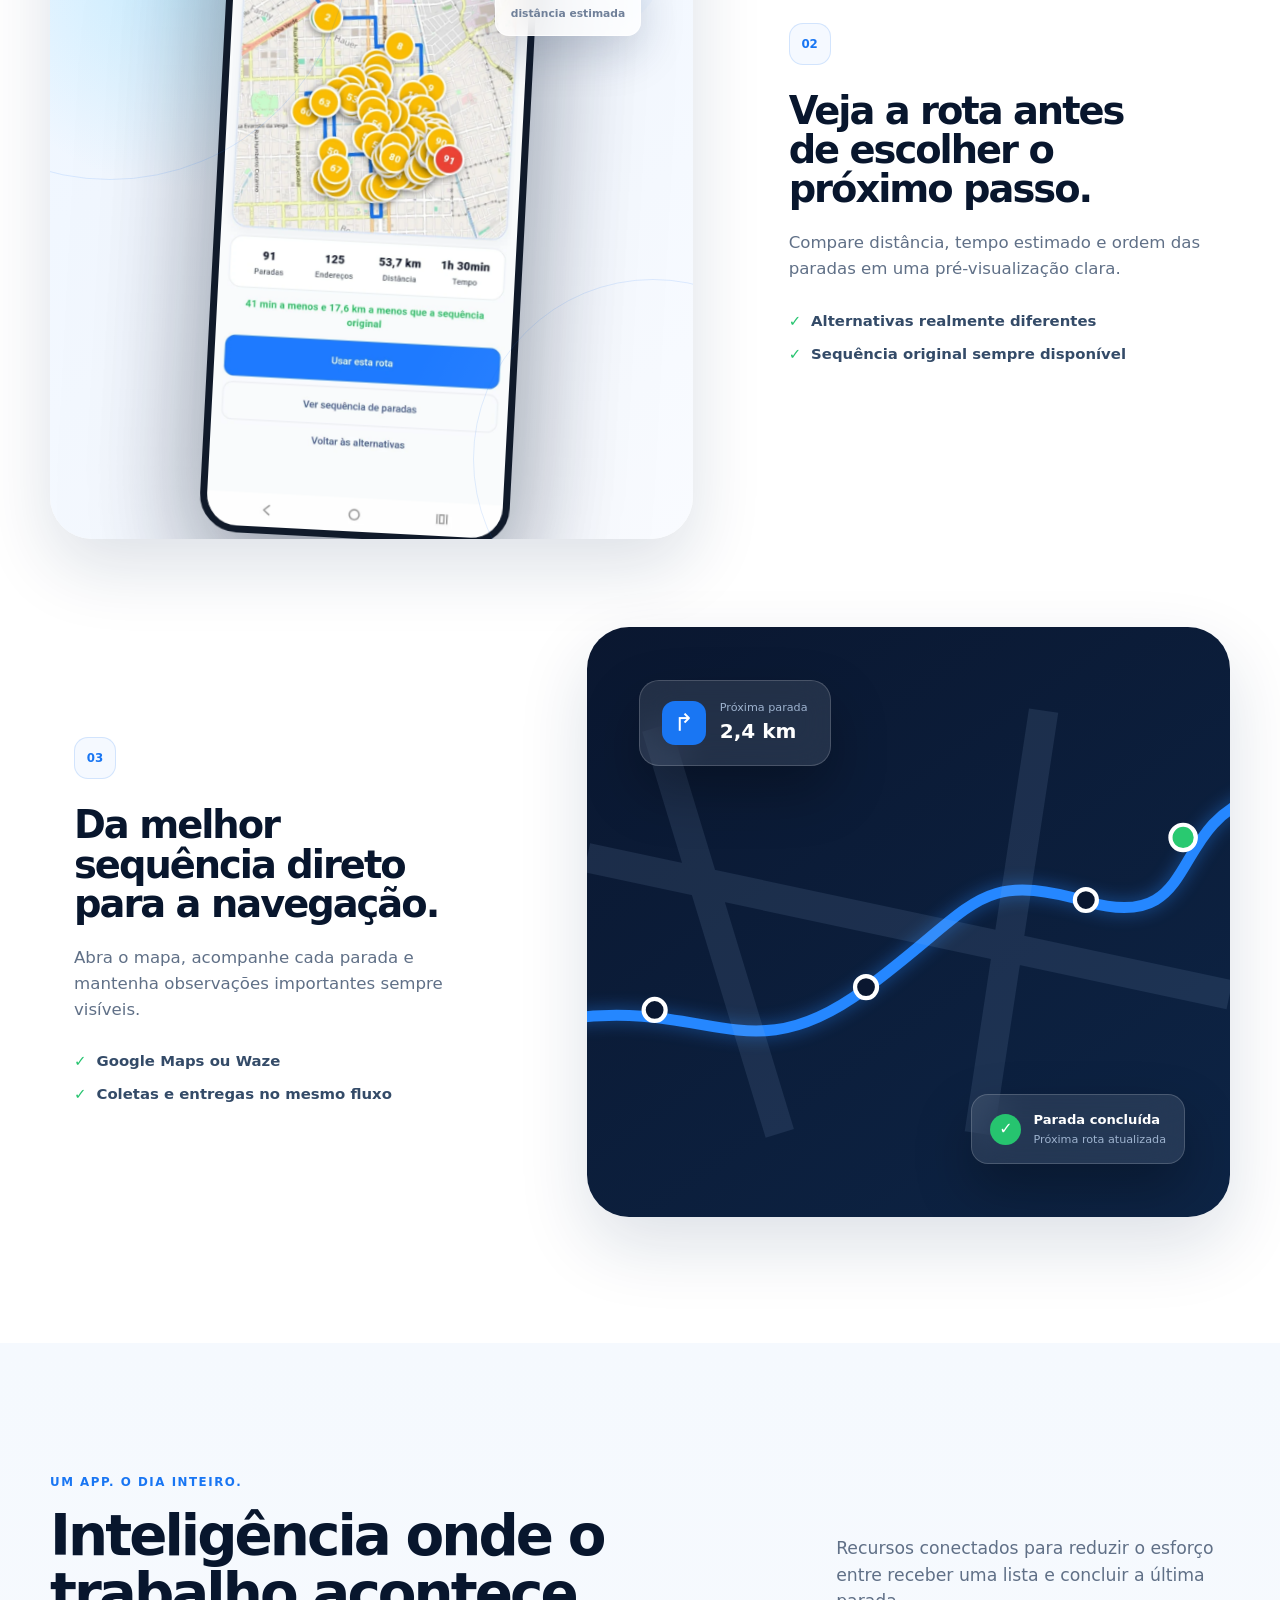
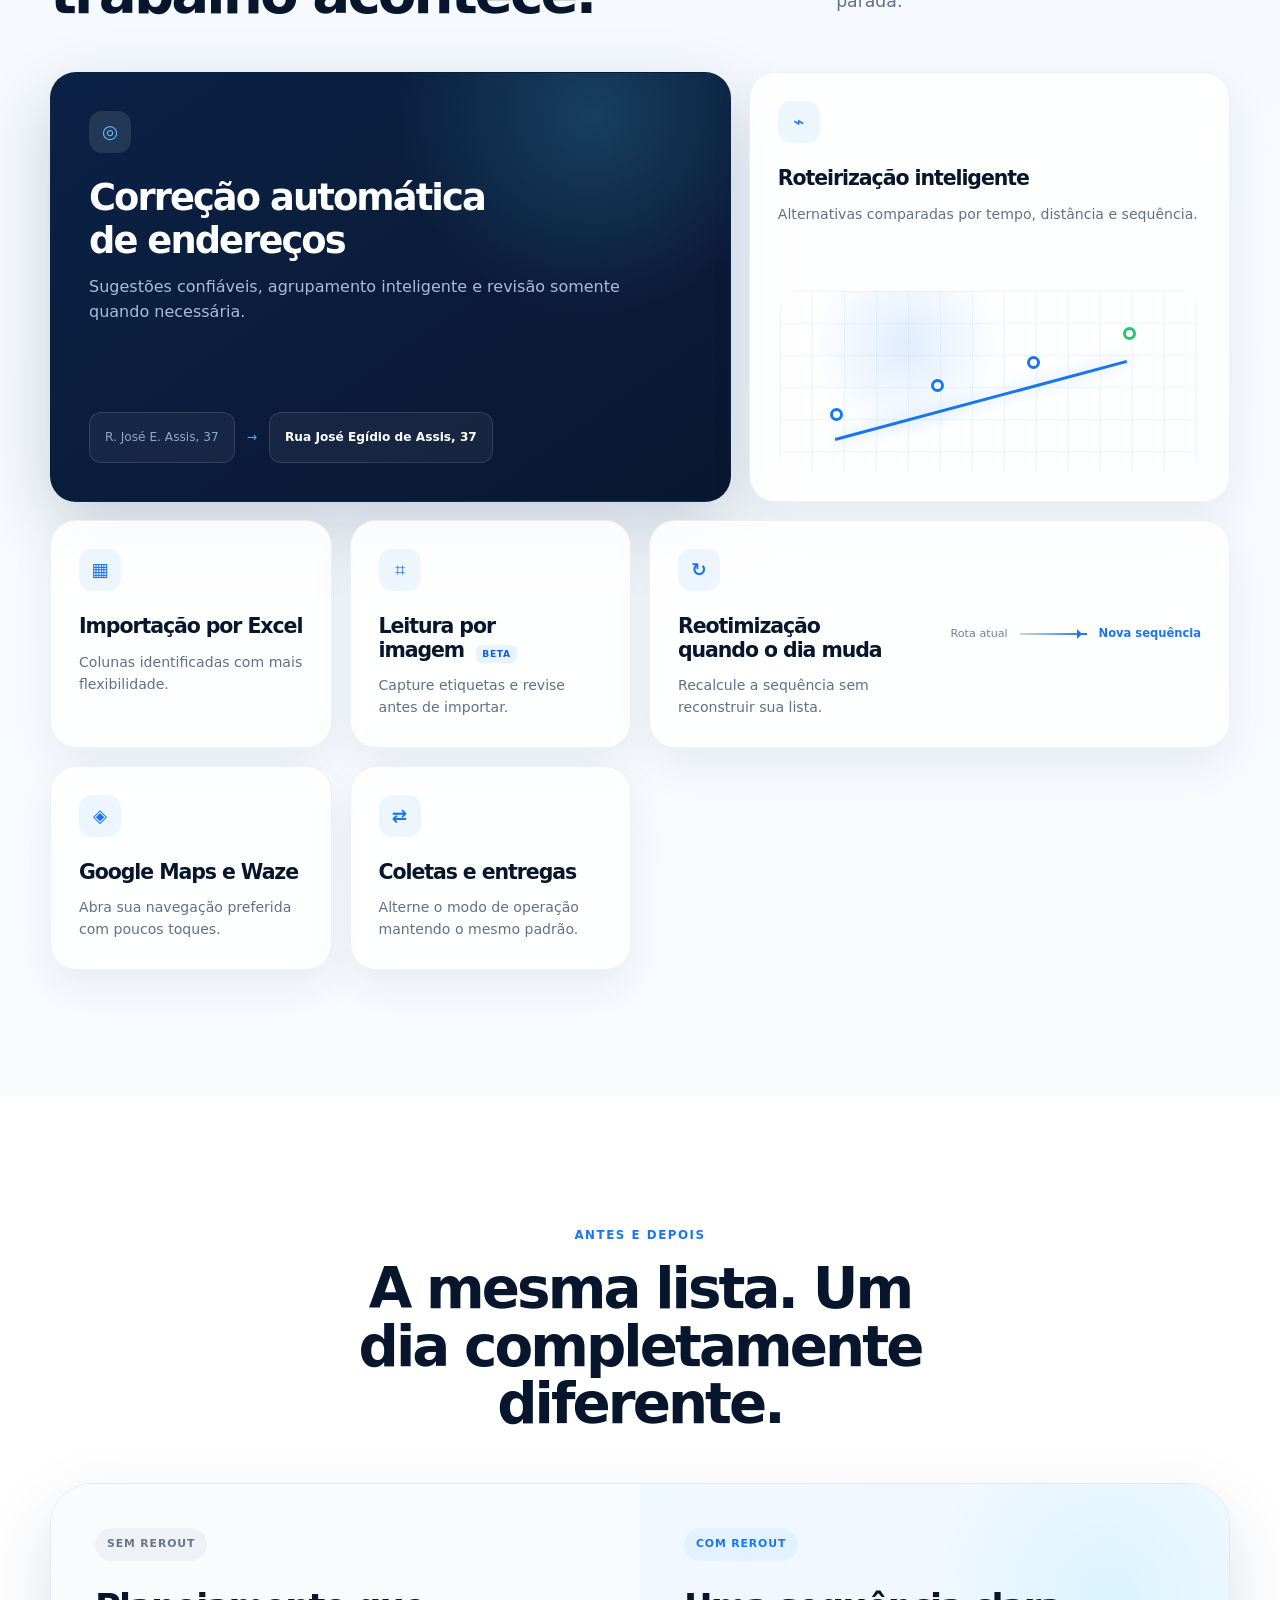
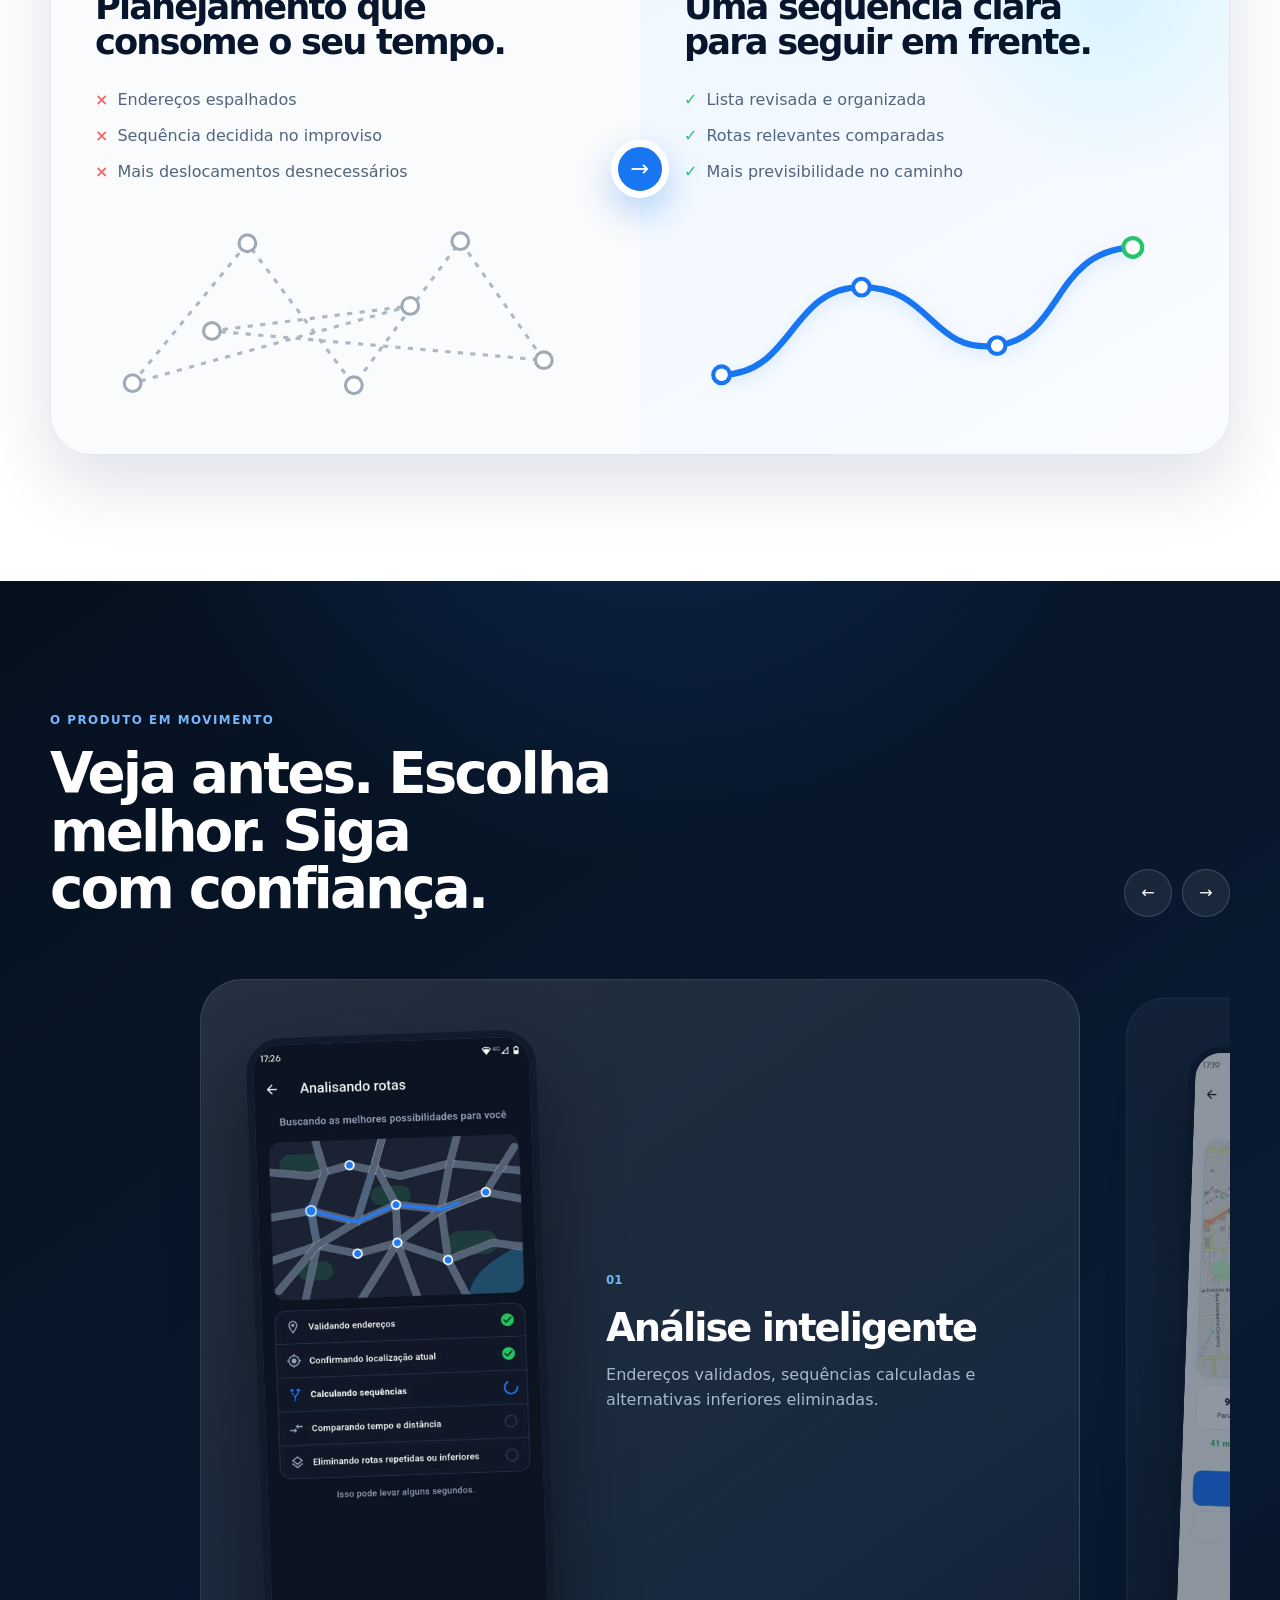
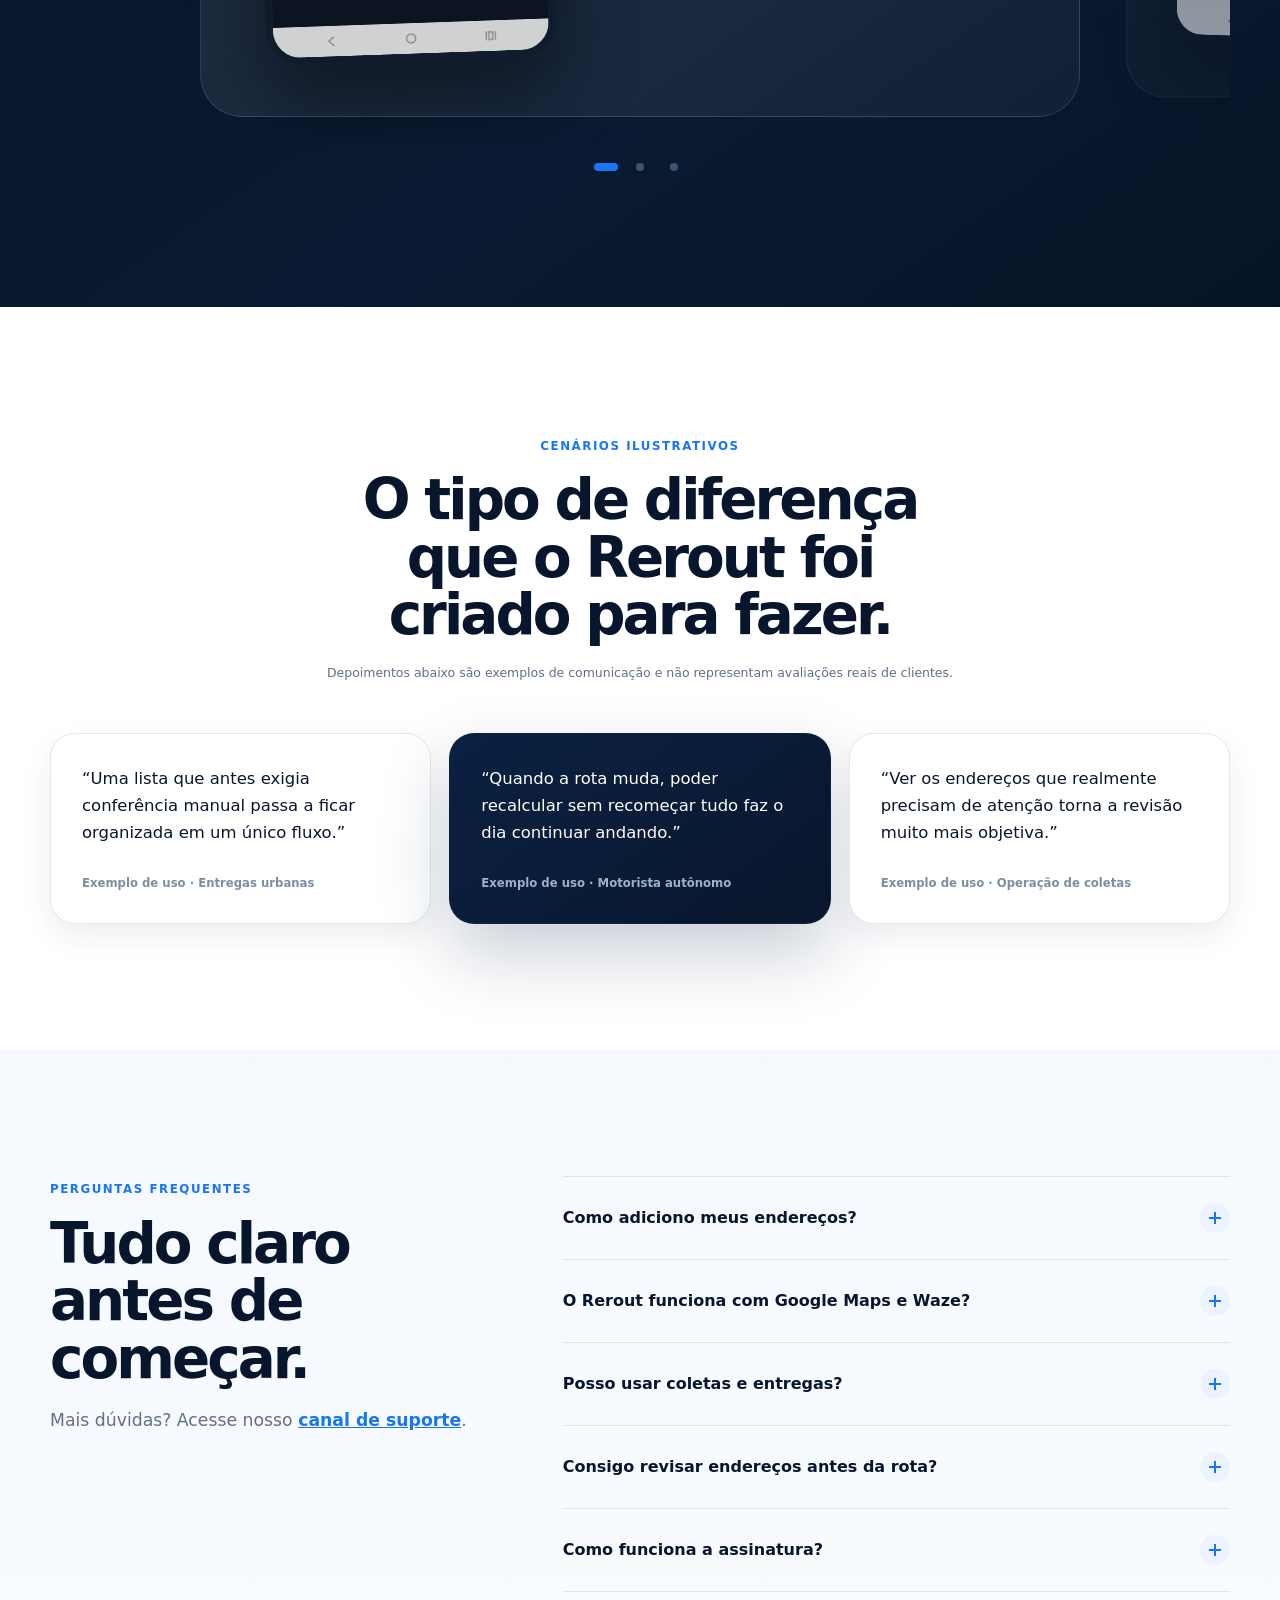
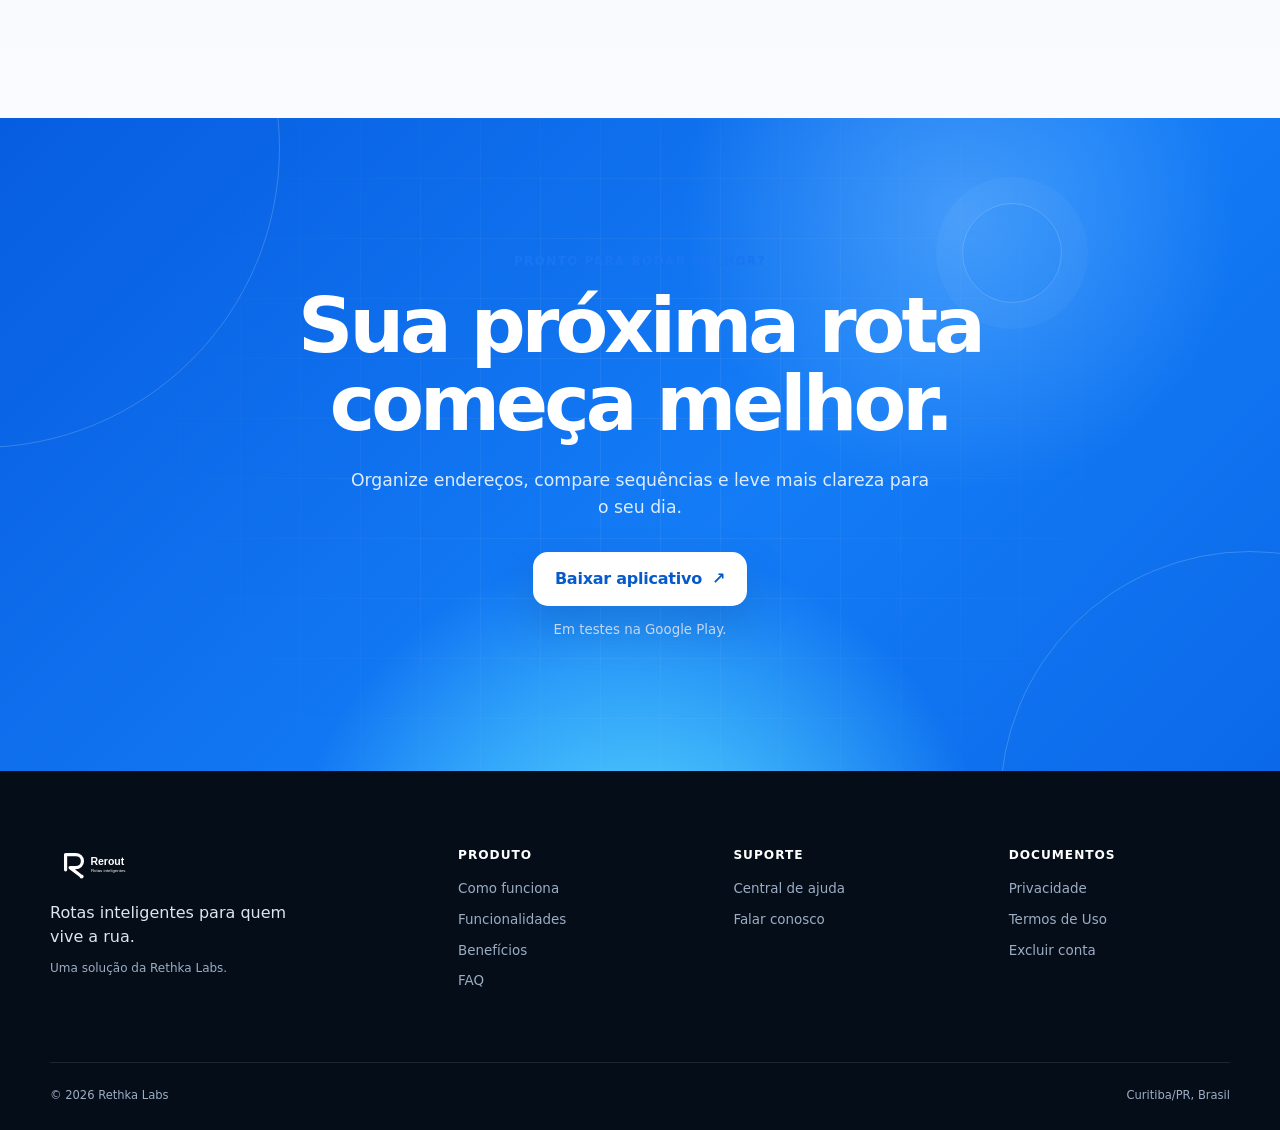
<file: site/index.html>
<!doctype html>
<html lang="pt-BR">
  <head>
    <meta charset="utf-8">
    <meta name="viewport" content="width=device-width,initial-scale=1,viewport-fit=cover">
    <meta name="description" content="Planeje entregas e coletas com mais agilidade. Importe endereços, revise a lista e encontre melhores sequências com o Rerout.">
    <meta name="theme-color" content="#f7faff">
    <meta property="og:title" content="Rerout — Planeje centenas de entregas em segundos">
    <meta property="og:description" content="Endereços organizados, rotas inteligentes e navegação integrada para quem vive a rua.">
    <meta property="og:type" content="website">
    <meta property="og:locale" content="pt_BR">
    <meta property="og:url" content="https://rethkalabs.com/">
    <meta property="og:image" content="https://rethkalabs.com/assets/rerout-icon.svg">
    <meta name="twitter:card" content="summary_large_image">
    <meta name="twitter:title" content="Rerout — Rotas inteligentes para entregadores">
    <meta name="twitter:description" content="Organize endereços, compare sequências e siga sua rota.">
    <link rel="canonical" href="https://rethkalabs.com/">
    <link rel="icon" href="assets/rerout-icon.svg" type="image/svg+xml">
    <link rel="manifest" href="manifest.webmanifest">
    <link rel="preload" href="assets/images/route-analysis.svg" as="image" type="image/svg+xml">
    <link rel="stylesheet" href="assets/site.css">
    <script defer src="assets/site.js"></script>
    <title>Rerout — Planeje centenas de entregas em segundos</title>
    <script type="application/ld+json">{"@context":"https://schema.org","@type":"SoftwareApplication","name":"Rerout","applicationCategory":"BusinessApplication","operatingSystem":"Android","description":"Aplicativo para importar endereços, organizar paradas e otimizar rotas de entregas e coletas.","provider":{"@type":"Organization","name":"Rethka Labs","address":{"@type":"PostalAddress","addressLocality":"Curitiba","addressRegion":"PR","addressCountry":"BR"}},"url":"https://rethkalabs.com/"}</script>
  </head>
  <body>
    <a class="skip-link" href="#conteudo">Pular para o conteúdo</a>

    <header class="site-header" data-header>
      <nav class="nav shell" aria-label="Navegação principal">
        <a class="brand" href="#inicio" aria-label="Rerout, início">
          <img src="assets/rerout-logo.svg" alt="Rerout" width="126" height="32">
        </a>
        <button class="menu-toggle" type="button" aria-label="Abrir menu de navegação" aria-expanded="false" aria-controls="menu-principal">
          <span class="menu-label">Menu</span><span class="menu-icon" aria-hidden="true"></span>
        </button>
        <div id="menu-principal" class="nav-links">
          <a href="#como-funciona">Como funciona</a>
          <a href="#tecnologia">Funcionalidades</a>
          <a href="#beneficios">Benefícios</a>
          <a href="#faq">FAQ</a>
          <a class="nav-cta" href="#baixar">Baixar aplicativo <span aria-hidden="true">↗</span></a>
        </div>
      </nav>
    </header>

    <main id="conteudo">
      <section id="inicio" class="hero" aria-labelledby="hero-title">
        <div class="hero-grid shell">
          <div class="hero-copy reveal">
            <div class="status-pill"><span></span> Rotas mais claras. Dias mais produtivos.</div>
            <h1 id="hero-title"><span>Planeje centenas</span><span>de entregas</span><em>em segundos.</em></h1>
            <p>Importe seus endereços, deixe o Rerout organizar a lista e escolha uma sequência melhor para o seu dia.</p>
            <div class="hero-actions">
              <button class="button button-primary" type="button" disabled aria-describedby="play-status">
                <span class="android-mark" aria-hidden="true">◆</span> Baixar aplicativo
              </button>
              <a class="button button-secondary" href="#tecnologia">Ver funcionalidades <span aria-hidden="true">↓</span></a>
            </div>
            <p id="play-status" class="availability">Em testes na Google Play. Lançamento em breve.</p>
            <div class="hero-trust" aria-label="Principais características">
              <span><i></i> Importação flexível</span><span><i></i> Revisão inteligente</span><span><i></i> Navegação integrada</span>
            </div>
          </div>

          <div class="hero-product reveal" data-product-stage>
            <div class="route-orbit" aria-hidden="true">
              <svg viewBox="0 0 760 680" role="presentation"><path class="orbit-line" d="M72 504 C146 428 154 246 282 238 S435 345 512 232 S610 90 706 122"/><circle cx="72" cy="504" r="6"/><circle cx="282" cy="238" r="6"/><circle cx="512" cy="232" r="6"/><circle cx="706" cy="122" r="6"/></svg>
            </div>
            <div class="device device-back" data-depth="-1">
              <div class="device-frame">
                <img src="assets/images/route-preview.svg" width="720" height="1600" alt="Pré-visualização de uma rota no aplicativo Rerout" loading="eager" decoding="async">
              </div>
            </div>
            <div class="device device-front" data-depth="1">
              <div class="device-frame">
                <img src="assets/images/route-analysis.svg" width="720" height="1600" alt="Análise de rotas em andamento no aplicativo Rerout" loading="eager" decoding="async" fetchpriority="high">
              </div>
            </div>
            <div class="floating-card metric-time" data-depth="2"><span>Tempo estimado</span><strong>1h 30min</strong><small>rota pronta</small></div>
            <div class="floating-card metric-stops" data-depth="3"><span>Paradas</span><strong>91</strong><small>sequência organizada</small></div>
            <div class="floating-card metric-status" data-depth="2"><span class="status-dot"></span><strong>Melhor rota encontrada</strong></div>
            <div class="demo-caption" aria-live="polite"><span class="demo-index">01</span><span data-demo-copy>Validando endereços</span></div>
          </div>
        </div>
        <a class="scroll-cue" href="#como-funciona" aria-label="Ir para como funciona"><span></span></a>
      </section>

      <section id="como-funciona" class="process section-dark" aria-labelledby="process-title">
        <div class="shell">
          <div class="section-heading centered reveal">
            <span class="kicker">DO ARQUIVO À RUA</span>
            <h2 id="process-title">Menos etapas. Mais caminho percorrido.</h2>
            <p>O Rerout transforma uma lista bruta em uma sequência pronta para seguir.</p>
          </div>
          <div class="process-stage reveal" data-route-process>
            <div class="process-map" aria-hidden="true">
              <svg viewBox="0 0 1200 480" preserveAspectRatio="none">
                <g class="street-grid"><path d="M0 92 L1200 178"/><path d="M0 338 L1200 246"/><path d="M122 0 L260 480"/><path d="M490 0 L410 480"/><path d="M720 0 L826 480"/><path d="M1040 0 L940 480"/></g>
                <path class="route-path route-path-shadow" d="M96 362 C210 352 206 202 342 220 S486 354 578 292 S672 130 794 170 S894 320 1098 108"/>
                <path class="route-path" d="M96 362 C210 352 206 202 342 220 S486 354 578 292 S672 130 794 170 S894 320 1098 108"/>
                <g class="map-nodes"><circle cx="96" cy="362" r="10"/><circle cx="342" cy="220" r="10"/><circle cx="578" cy="292" r="10"/><circle cx="794" cy="170" r="10"/><circle cx="1098" cy="108" r="12"/></g>
              </svg>
            </div>
            <ol class="process-steps">
              <li class="active"><span>01</span><div><strong>Importe</strong><small>Excel, CSV, texto ou imagem</small></div></li>
              <li><span>02</span><div><strong>Valide</strong><small>Endereços revisados e agrupados</small></div></li>
              <li><span>03</span><div><strong>Otimize</strong><small>Sequências comparadas</small></div></li>
              <li><span>04</span><div><strong>Siga</strong><small>Navegação pronta para iniciar</small></div></li>
            </ol>
          </div>
        </div>
      </section>

      <section id="tecnologia" class="editorial" aria-labelledby="technology-title">
        <div class="shell">
          <div class="section-heading reveal">
            <span class="kicker">TECNOLOGIA QUE TRABALHA POR VOCÊ</span>
            <h2 id="technology-title">Tudo o que importa, no momento certo.</h2>
          </div>

          <article class="story story-analysis reveal">
            <div class="story-copy">
              <span class="story-number">01</span>
              <h3>Endereços validados antes de virar quilômetros.</h3>
              <p>O Rerout identifica inconsistências, sugere correções e mantém você no controle antes da roteirização.</p>
              <ul><li>Correção automática quando há confiança</li><li>Revisão focada apenas no que exige atenção</li></ul>
            </div>
            <div class="story-visual visual-dark">
              <div class="device editorial-device">
                <div class="device-frame">
                  <img src="assets/images/route-analysis.svg" width="720" height="1600" alt="Tela de análise e validação de rotas do Rerout" loading="lazy" decoding="async">
                </div>
              </div>
              <div class="scan-line" aria-hidden="true"></div>
              <div class="visual-note note-one"><span>✓</span> Endereços validados</div>
              <div class="visual-note note-two"><span>↗</span> Sequências comparadas</div>
            </div>
          </article>

          <article class="story story-preview reveal">
            <div class="story-copy">
              <span class="story-number">02</span>
              <h3>Veja a rota antes de escolher o próximo passo.</h3>
              <p>Compare distância, tempo estimado e ordem das paradas em uma pré-visualização clara.</p>
              <ul><li>Alternativas realmente diferentes</li><li>Sequência original sempre disponível</li></ul>
            </div>
            <div class="story-visual visual-light">
              <div class="device editorial-device">
                <div class="device-frame">
                  <img src="assets/images/route-preview.svg" width="720" height="1600" alt="Pré-visualização da rota com mapa, paradas, distância e tempo" loading="lazy" decoding="async">
                </div>
              </div>
              <div class="route-rings" aria-hidden="true"><i></i><i></i><i></i></div>
              <div class="visual-note note-three"><strong>53,7 km</strong><span>distância estimada</span></div>
            </div>
          </article>

          <article class="story story-navigation reveal">
            <div class="story-copy">
              <span class="story-number">03</span>
              <h3>Da melhor sequência direto para a navegação.</h3>
              <p>Abra o mapa, acompanhe cada parada e mantenha observações importantes sempre visíveis.</p>
              <ul><li>Google Maps ou Waze</li><li>Coletas e entregas no mesmo fluxo</li></ul>
            </div>
            <div class="navigation-demo" aria-label="Demonstração visual da navegação integrada">
              <div class="nav-map" aria-hidden="true">
                <svg viewBox="0 0 760 460"><path class="nav-road" d="M-20 344 C146 322 192 410 328 310 S458 168 592 206 S686 118 790 82"/><path class="nav-road-secondary" d="M82 0 L228 480 M540 -20 L464 480 M0 154 L760 316"/><g class="nav-pins"><circle cx="80" cy="334" r="13"/><circle cx="330" cy="307" r="13"/><circle cx="590" cy="204" r="13"/><circle cx="705" cy="130" r="15"/></g></svg>
              </div>
              <div class="turn-card"><span class="turn-icon">↱</span><div><small>Próxima parada</small><strong>2,4 km</strong></div></div>
              <div class="arrival-card"><span>✓</span><div><strong>Parada concluída</strong><small>Próxima rota atualizada</small></div></div>
            </div>
          </article>
        </div>
      </section>

      <section id="beneficios" class="benefits section-soft" aria-labelledby="benefits-title">
        <div class="shell">
          <div class="section-heading split-heading reveal">
            <div><span class="kicker">UM APP. O DIA INTEIRO.</span><h2 id="benefits-title">Inteligência onde o trabalho acontece.</h2></div>
            <p>Recursos conectados para reduzir o esforço entre receber uma lista e concluir a última parada.</p>
          </div>
          <div class="bento-grid">
            <article class="bento-card bento-large bento-blue reveal"><span class="icon-tile">◎</span><h3>Correção automática de endereços</h3><p>Sugestões confiáveis, agrupamento inteligente e revisão somente quando necessária.</p><div class="address-flow" aria-hidden="true"><span>R. José E. Assis, 37</span><i>→</i><strong>Rua José Egídio de Assis, 37</strong></div></article>
            <article class="bento-card bento-tall reveal"><span class="icon-tile">⌁</span><h3>Roteirização inteligente</h3><p>Alternativas comparadas por tempo, distância e sequência.</p><div class="mini-route" aria-hidden="true"><i></i><i></i><i></i><i></i><span></span></div></article>
            <article class="bento-card reveal"><span class="icon-tile">▦</span><h3>Importação por Excel</h3><p>Colunas identificadas com mais flexibilidade.</p></article>
            <article class="bento-card reveal"><span class="icon-tile">⌗</span><h3>Leitura por imagem <small>BETA</small></h3><p>Capture etiquetas e revise antes de importar.</p></article>
            <article class="bento-card bento-wide reveal"><div><span class="icon-tile">↻</span><h3>Reotimização quando o dia muda</h3><p>Recalcule a sequência sem reconstruir sua lista.</p></div><div class="reoptimize-visual" aria-hidden="true"><span>Rota atual</span><i></i><strong>Nova sequência</strong></div></article>
            <article class="bento-card reveal"><span class="icon-tile">◈</span><h3>Google Maps e Waze</h3><p>Abra sua navegação preferida com poucos toques.</p></article>
            <article class="bento-card reveal"><span class="icon-tile">⇄</span><h3>Coletas e entregas</h3><p>Alterne o modo de operação mantendo o mesmo padrão.</p></article>
          </div>
        </div>
      </section>

      <section class="comparison" aria-labelledby="comparison-title">
        <div class="shell">
          <div class="section-heading centered reveal"><span class="kicker">ANTES E DEPOIS</span><h2 id="comparison-title">A mesma lista. Um dia completamente diferente.</h2></div>
          <div class="comparison-frame reveal">
            <article class="comparison-side without">
              <span class="comparison-label">Sem Rerout</span><h3>Planejamento que consome o seu tempo.</h3>
              <ul><li>Endereços espalhados</li><li>Sequência decidida no improviso</li><li>Mais deslocamentos desnecessários</li></ul>
              <div class="route-chaos" aria-hidden="true"><svg viewBox="0 0 480 230"><path d="M36 186 L146 52 L248 188 L350 50 L430 164 L112 136 L302 112 L36 186"/><g><circle cx="36" cy="186" r="8"/><circle cx="146" cy="52" r="8"/><circle cx="248" cy="188" r="8"/><circle cx="350" cy="50" r="8"/><circle cx="430" cy="164" r="8"/><circle cx="112" cy="136" r="8"/><circle cx="302" cy="112" r="8"/></g></svg></div>
            </article>
            <div class="comparison-transform" aria-hidden="true"><span>→</span></div>
            <article class="comparison-side with">
              <span class="comparison-label">Com Rerout</span><h3>Uma sequência clara para seguir em frente.</h3>
              <ul><li>Lista revisada e organizada</li><li>Rotas relevantes comparadas</li><li>Mais previsibilidade no caminho</li></ul>
              <div class="route-organized" aria-hidden="true"><svg viewBox="0 0 480 230"><path d="M36 178 C104 178 102 94 170 94 S236 158 300 150 S352 60 430 56"/><g><circle cx="36" cy="178" r="8"/><circle cx="170" cy="94" r="8"/><circle cx="300" cy="150" r="8"/><circle cx="430" cy="56" r="9"/></g></svg></div>
            </article>
          </div>
        </div>
      </section>

      <section class="gallery-section section-dark" aria-labelledby="gallery-title">
        <div class="shell">
          <div class="gallery-heading reveal"><div><span class="kicker">O PRODUTO EM MOVIMENTO</span><h2 id="gallery-title">Veja antes. Escolha melhor. Siga com confiança.</h2></div><div class="gallery-controls"><button type="button" data-gallery-prev aria-label="Tela anterior">←</button><button type="button" data-gallery-next aria-label="Próxima tela">→</button></div></div>
          <div class="product-gallery reveal" data-gallery tabindex="0" aria-label="Galeria de telas do Rerout">
            <article class="gallery-slide active"><div class="gallery-device"><img src="assets/images/route-analysis.svg" width="720" height="1600" alt="Analisando rotas" loading="lazy" decoding="async"></div><div><span>01</span><h3>Análise inteligente</h3><p>Endereços validados, sequências calculadas e alternativas inferiores eliminadas.</p></div></article>
            <article class="gallery-slide"><div class="gallery-device"><img src="assets/images/route-preview.svg" width="720" height="1600" alt="Pré-visualização da rota" loading="lazy" decoding="async"></div><div><span>02</span><h3>Pré-visualização completa</h3><p>Mapa, sequência, distância e tempo em uma decisão simples.</p></div></article>
            <article class="gallery-slide gallery-illustration"><div class="gallery-route-demo" aria-hidden="true"><svg viewBox="0 0 520 820"><path d="M-40 700 C88 664 72 520 188 516 S326 610 348 454 S334 236 470 126"/><g><circle cx="28" cy="676" r="16"/><circle cx="188" cy="516" r="16"/><circle cx="348" cy="454" r="16"/><circle cx="470" cy="126" r="18"/></g></svg><div class="gallery-nav-card"><small>Próxima parada</small><strong>2,4 km</strong><span>↱</span></div></div><div><span>03</span><h3>Navegação integrada</h3><p>Abra o mapa escolhido e acompanhe o próximo destino.</p></div></article>
          </div>
          <div class="gallery-dots" aria-label="Selecionar tela"><button class="active" type="button" data-gallery-dot="0" aria-label="Análise inteligente" aria-pressed="true"></button><button type="button" data-gallery-dot="1" aria-label="Pré-visualização" aria-pressed="false"></button><button type="button" data-gallery-dot="2" aria-label="Navegação integrada" aria-pressed="false"></button></div>
        </div>
      </section>

      <section class="testimonials" aria-labelledby="testimonials-title">
        <div class="shell">
          <div class="section-heading centered reveal"><span class="kicker">CENÁRIOS ILUSTRATIVOS</span><h2 id="testimonials-title">O tipo de diferença que o Rerout foi criado para fazer.</h2><p class="disclosure">Depoimentos abaixo são exemplos de comunicação e não representam avaliações reais de clientes.</p></div>
          <div class="quote-grid">
            <blockquote class="quote-card reveal"><p>“Uma lista que antes exigia conferência manual passa a ficar organizada em um único fluxo.”</p><footer>Exemplo de uso · Entregas urbanas</footer></blockquote>
            <blockquote class="quote-card featured reveal"><p>“Quando a rota muda, poder recalcular sem recomeçar tudo faz o dia continuar andando.”</p><footer>Exemplo de uso · Motorista autônomo</footer></blockquote>
            <blockquote class="quote-card reveal"><p>“Ver os endereços que realmente precisam de atenção torna a revisão muito mais objetiva.”</p><footer>Exemplo de uso · Operação de coletas</footer></blockquote>
          </div>
        </div>
      </section>

      <section id="faq" class="faq section-soft" aria-labelledby="faq-title">
        <div class="shell faq-layout">
          <div class="section-heading reveal"><span class="kicker">PERGUNTAS FREQUENTES</span><h2 id="faq-title">Tudo claro antes de começar.</h2><p>Mais dúvidas? Acesse nosso <a href="https://rerout.rethkalabs.com/suporte.html">canal de suporte</a>.</p></div>
          <div class="faq-list reveal">
            <details><summary>Como adiciono meus endereços?<span></span></summary><p>Você pode importar arquivos compatíveis, colar uma lista ou usar a leitura por imagem em fase Beta.</p></details>
            <details><summary>O Rerout funciona com Google Maps e Waze?<span></span></summary><p>Sim. Nas configurações, você escolhe o aplicativo de navegação usado para abrir cada parada.</p></details>
            <details><summary>Posso usar coletas e entregas?<span></span></summary><p>Sim. O modo de operação pode ser alternado nas configurações do aplicativo.</p></details>
            <details><summary>Consigo revisar endereços antes da rota?<span></span></summary><p>Sim. Itens com baixa confiança ou inconsistências são apresentados para revisão antes da confirmação.</p></details>
            <details><summary>Como funciona a assinatura?<span></span></summary><p>A assinatura é processada pela Google Play. Consulte planos, restauração e gerenciamento diretamente no aplicativo.</p></details>
          </div>
        </div>
      </section>

      <section id="baixar" class="final-cta">
        <div class="cta-orbit" aria-hidden="true"><i></i><i></i><i></i></div>
        <div class="shell cta-content reveal">
          <span class="kicker">PRONTO PARA RODAR MELHOR?</span>
          <h2>Sua próxima rota começa melhor.</h2>
          <p>Organize endereços, compare sequências e leve mais clareza para o seu dia.</p>
          <button class="button button-light" type="button" disabled>Baixar aplicativo <span aria-hidden="true">↗</span></button>
          <small>Em testes na Google Play.</small>
        </div>
      </section>
    </main>

    <footer class="site-footer">
      <div class="shell footer-grid">
        <div class="footer-brand"><img src="assets/rerout-logo.svg" alt="Rerout" width="126" height="32"><p>Rotas inteligentes para quem vive a rua.</p><span>Uma solução da Rethka Labs.</span></div>
        <div><h2>Produto</h2><a href="#como-funciona">Como funciona</a><a href="#tecnologia">Funcionalidades</a><a href="#beneficios">Benefícios</a><a href="#faq">FAQ</a></div>
        <div><h2>Suporte</h2><a href="https://rerout.rethkalabs.com/suporte.html">Central de ajuda</a><a href="mailto:suporte@rethkalabs.com">Falar conosco</a></div>
        <div><h2>Documentos</h2><a href="https://rerout.rethkalabs.com/privacidade.html">Privacidade</a><a href="https://rerout.rethkalabs.com/termos.html">Termos de Uso</a><a href="https://rerout.rethkalabs.com/exclusao-de-conta.html">Excluir conta</a></div>
      </div>
      <div class="shell footer-bottom"><span>© <span data-year>2026</span> Rethka Labs</span><span>Curitiba/PR, Brasil</span></div>
    </footer>
  </body>
</html>
</file>
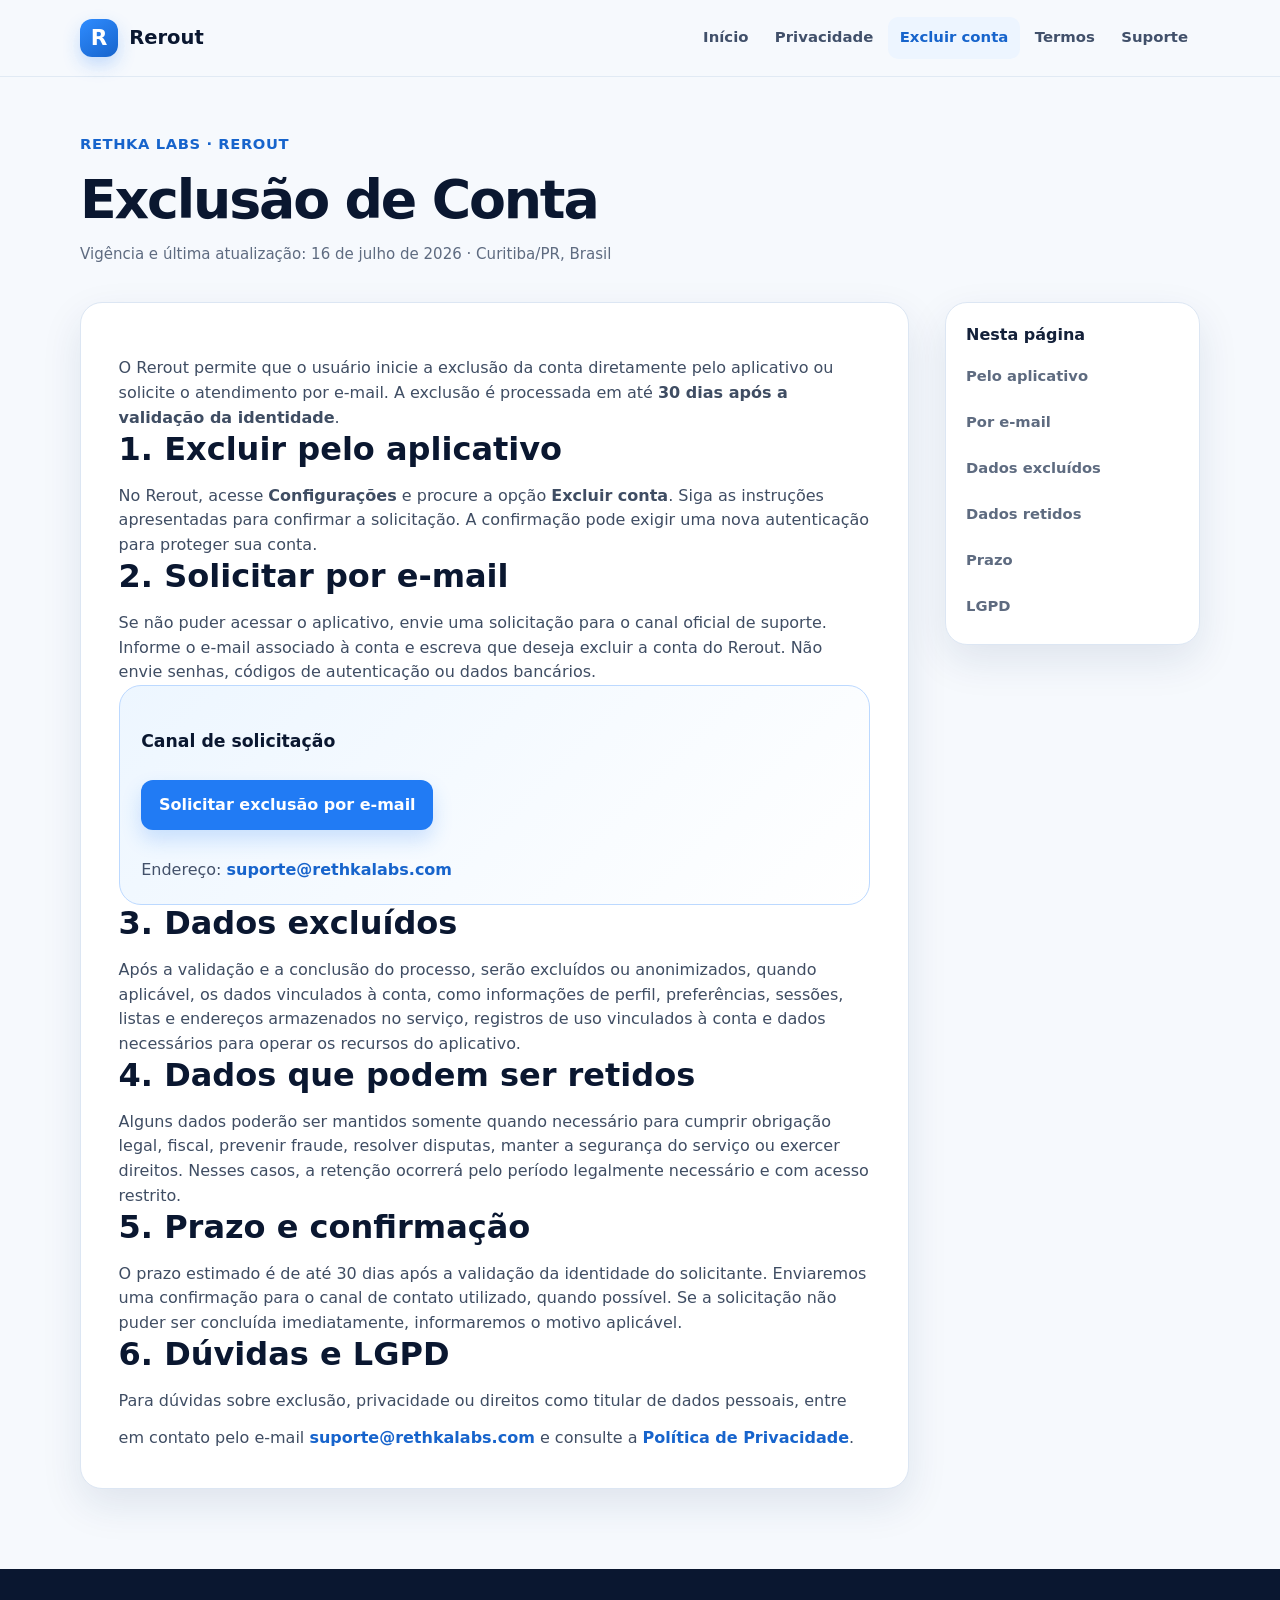
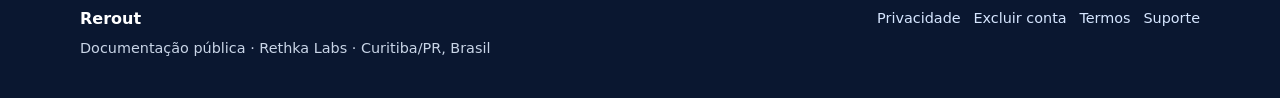
<file: exclusao-de-conta.html>
<!doctype html>
<html lang="pt-BR">
<head>
  <meta charset="utf-8"><meta name="viewport" content="width=device-width, initial-scale=1">
  <meta name="description" content="Como solicitar a exclusão de uma conta Rerout.">
  <title>Exclusão de Conta — Rerout</title><link rel="stylesheet" href="assets/css/styles.css">
</head>
<body>
<a class="skip-link" href="#conteudo">Ir para o conteúdo</a>
<header class="site-header"><div class="container header-content">
<a class="brand" href="index.html" aria-label="Rerout, início"><span class="brand-mark">R</span>Rerout</a>
<button class="menu-toggle" type="button" aria-expanded="false" aria-controls="menu-principal">Menu</button>
<nav class="site-nav" id="menu-principal" aria-label="Navegação principal"><a href="index.html">Início</a><a href="privacidade.html">Privacidade</a><a href="exclusao-de-conta.html" aria-current="page">Excluir conta</a><a href="termos.html">Termos</a><a href="suporte.html">Suporte</a></nav>
</div></header>
<main id="conteudo" class="document"><div class="container">
<header class="document-header"><p class="eyebrow">Rethka Labs · Rerout</p><h1>Exclusão de Conta</h1><p class="document-meta">Vigência e última atualização: 16 de julho de 2026 · Curitiba/PR, Brasil</p></header>
<div class="document-layout"><article class="article card">
<p>O Rerout permite que o usuário inicie a exclusão da conta diretamente pelo aplicativo ou solicite o atendimento por e-mail. A exclusão é processada em até <strong>30 dias após a validação da identidade</strong>.</p>
<h2 id="aplicativo">1. Excluir pelo aplicativo</h2><p>No Rerout, acesse <strong>Configurações</strong> e procure a opção <strong>Excluir conta</strong>. Siga as instruções apresentadas para confirmar a solicitação. A confirmação pode exigir uma nova autenticação para proteger sua conta.</p>
<h2 id="email">2. Solicitar por e-mail</h2><p>Se não puder acessar o aplicativo, envie uma solicitação para o canal oficial de suporte. Informe o e-mail associado à conta e escreva que deseja excluir a conta do Rerout. Não envie senhas, códigos de autenticação ou dados bancários.</p>
<div class="contact-panel"><h3>Canal de solicitação</h3><p><a class="button" href="mailto:suporte@rethkalabs.com?subject=Solicita%C3%A7%C3%A3o%20de%20exclus%C3%A3o%20de%20conta%20Rerout">Solicitar exclusão por e-mail</a></p><p>Endereço: <a href="mailto:suporte@rethkalabs.com">suporte@rethkalabs.com</a></p></div>
<h2 id="dados">3. Dados excluídos</h2><p>Após a validação e a conclusão do processo, serão excluídos ou anonimizados, quando aplicável, os dados vinculados à conta, como informações de perfil, preferências, sessões, listas e endereços armazenados no serviço, registros de uso vinculados à conta e dados necessários para operar os recursos do aplicativo.</p>
<h2 id="retidos">4. Dados que podem ser retidos</h2><p>Alguns dados poderão ser mantidos somente quando necessário para cumprir obrigação legal, fiscal, prevenir fraude, resolver disputas, manter a segurança do serviço ou exercer direitos. Nesses casos, a retenção ocorrerá pelo período legalmente necessário e com acesso restrito.</p>
<h2 id="prazo">5. Prazo e confirmação</h2><p>O prazo estimado é de até 30 dias após a validação da identidade do solicitante. Enviaremos uma confirmação para o canal de contato utilizado, quando possível. Se a solicitação não puder ser concluída imediatamente, informaremos o motivo aplicável.</p>
<h2 id="duvidas">6. Dúvidas e LGPD</h2><p>Para dúvidas sobre exclusão, privacidade ou direitos como titular de dados pessoais, entre em contato pelo e-mail <a href="mailto:suporte@rethkalabs.com">suporte@rethkalabs.com</a> e consulte a <a href="privacidade.html">Política de Privacidade</a>.</p>
</article>
<aside class="toc card" aria-label="Nesta página"><strong>Nesta página</strong><a href="#aplicativo">Pelo aplicativo</a><a href="#email">Por e-mail</a><a href="#dados">Dados excluídos</a><a href="#retidos">Dados retidos</a><a href="#prazo">Prazo</a><a href="#duvidas">LGPD</a></aside>
</div></div></main>
<footer class="site-footer"><div class="container footer-content"><div><strong>Rerout</strong><p>Documentação pública · Rethka Labs · Curitiba/PR, Brasil</p></div><nav class="footer-links" aria-label="Links do rodapé"><a href="privacidade.html">Privacidade</a><a href="exclusao-de-conta.html">Excluir conta</a><a href="termos.html">Termos</a><a href="suporte.html">Suporte</a></nav></div></footer>
<script src="assets/js/main.js"></script></body></html>
</file>
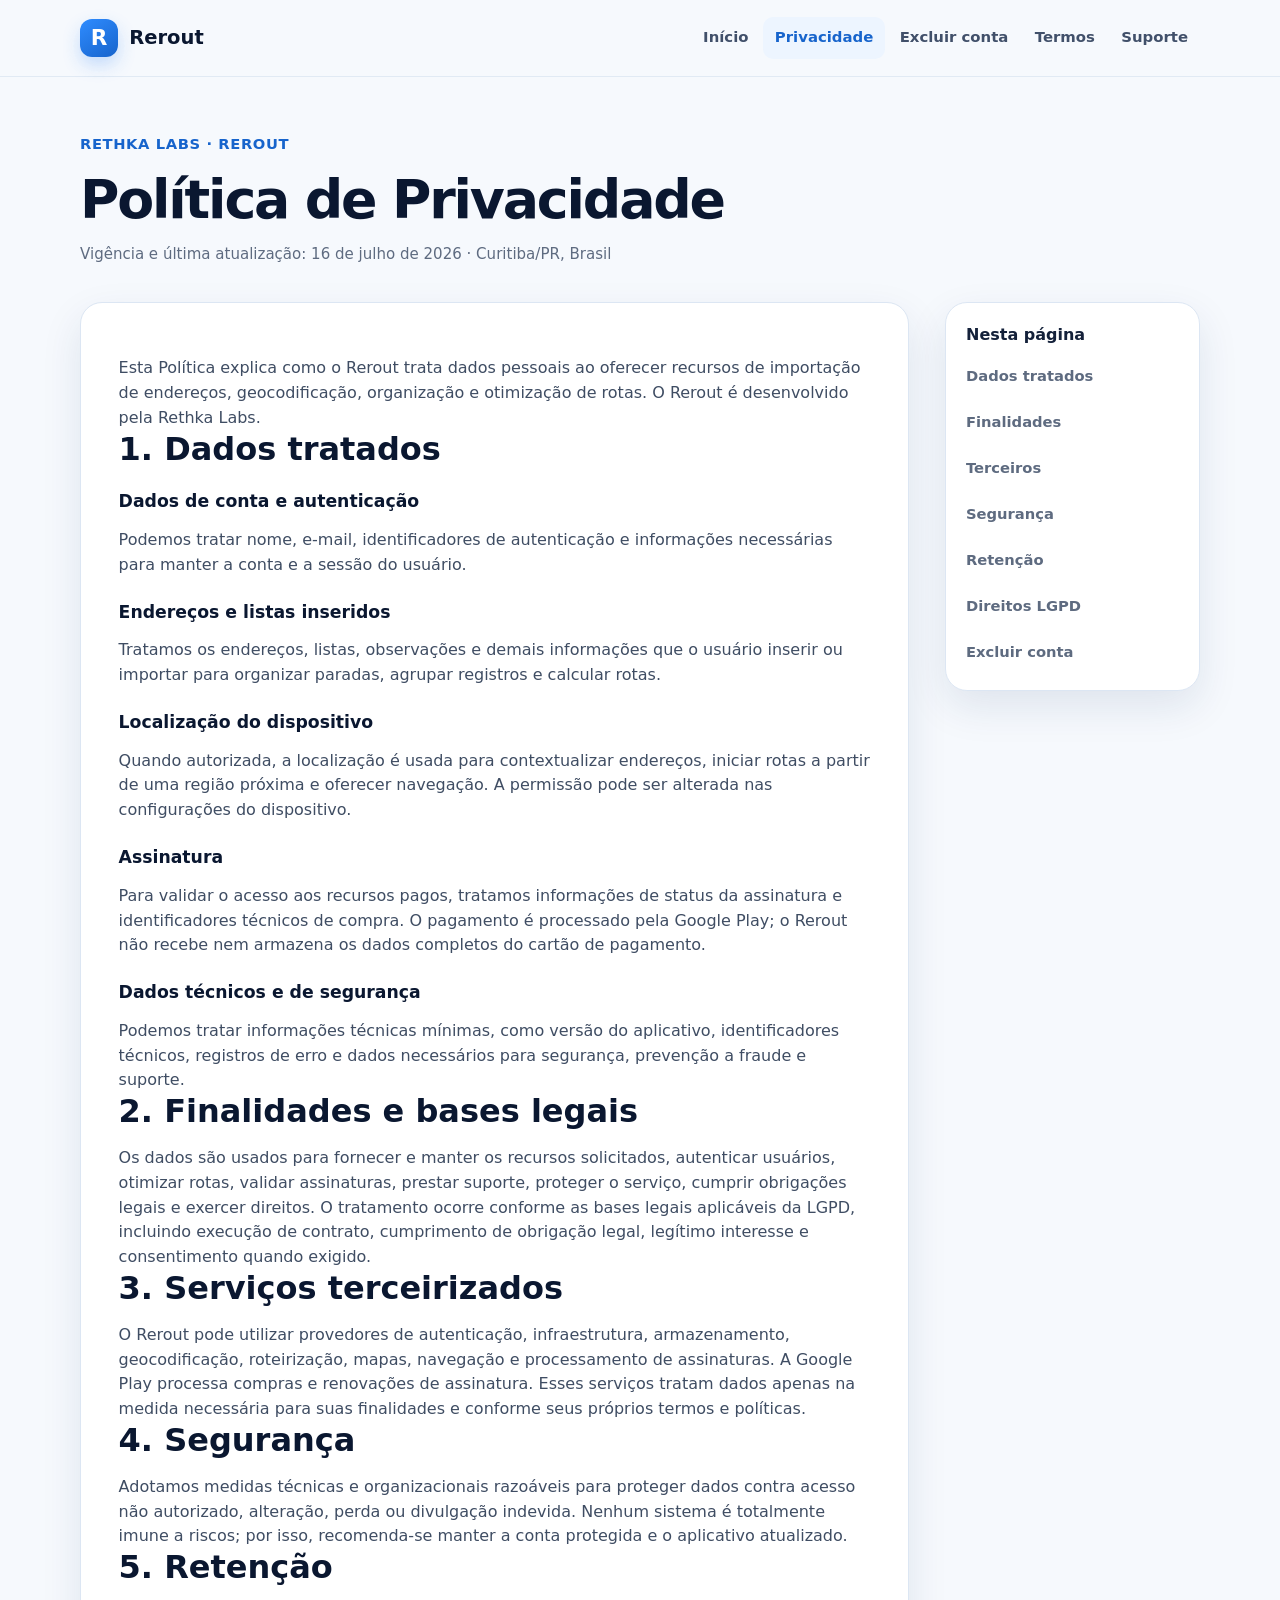
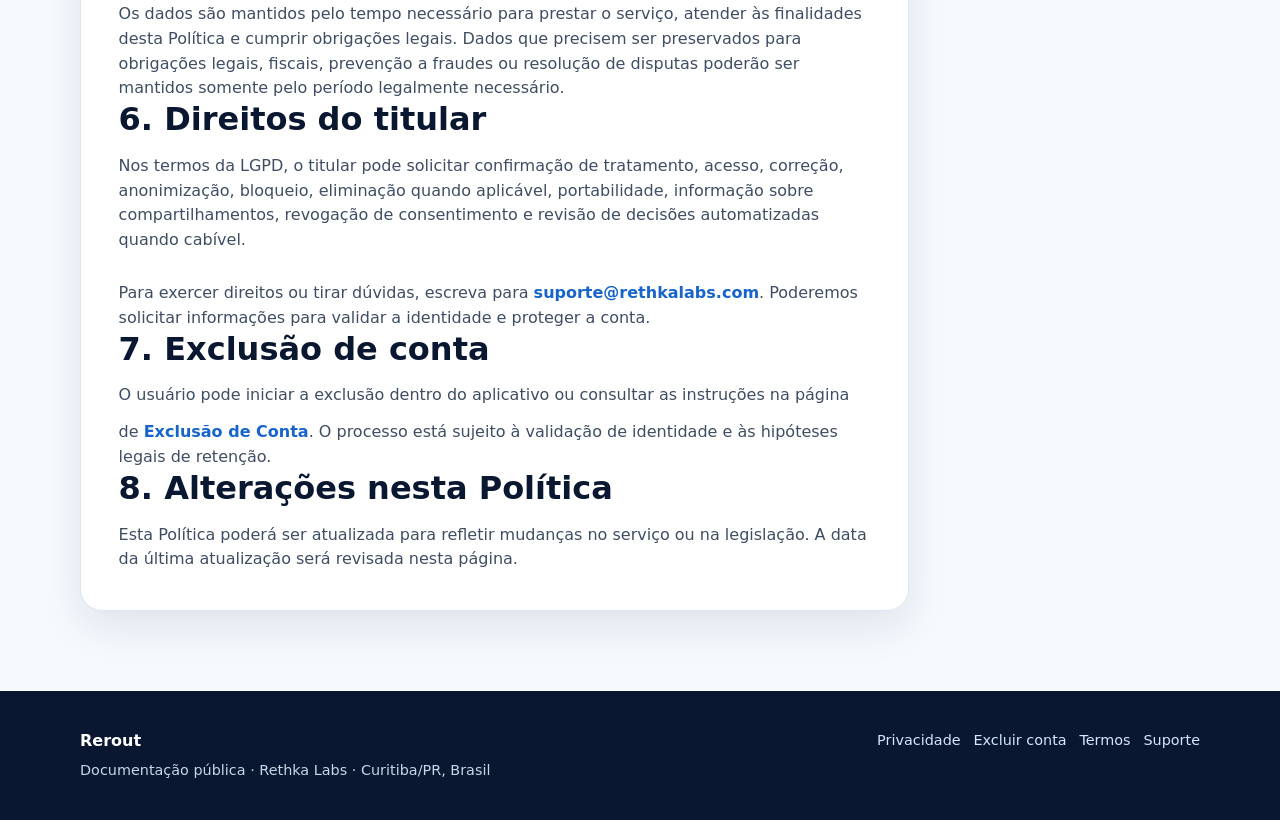
<file: privacidade.html>
<!doctype html>
<html lang="pt-BR">
<head>
  <meta charset="utf-8">
  <meta name="viewport" content="width=device-width, initial-scale=1">
  <meta name="description" content="Política de Privacidade do aplicativo Rerout.">
  <title>Política de Privacidade — Rerout</title>
  <link rel="stylesheet" href="assets/css/styles.css">
</head>
<body>
<a class="skip-link" href="#conteudo">Ir para o conteúdo</a>
<header class="site-header"><div class="container header-content">
  <a class="brand" href="index.html" aria-label="Rerout, início"><span class="brand-mark">R</span>Rerout</a>
  <button class="menu-toggle" type="button" aria-expanded="false" aria-controls="menu-principal">Menu</button>
  <nav class="site-nav" id="menu-principal" aria-label="Navegação principal">
    <a href="index.html">Início</a><a href="privacidade.html" aria-current="page">Privacidade</a><a href="exclusao-de-conta.html">Excluir conta</a><a href="termos.html">Termos</a><a href="suporte.html">Suporte</a>
  </nav>
</div></header>
<main id="conteudo" class="document"><div class="container">
  <header class="document-header"><p class="eyebrow">Rethka Labs · Rerout</p><h1>Política de Privacidade</h1><p class="document-meta">Vigência e última atualização: 16 de julho de 2026 · Curitiba/PR, Brasil</p></header>
  <div class="document-layout"><article class="article card">
    <p>Esta Política explica como o Rerout trata dados pessoais ao oferecer recursos de importação de endereços, geocodificação, organização e otimização de rotas. O Rerout é desenvolvido pela Rethka Labs.</p>
    <h2 id="dados">1. Dados tratados</h2>
    <h3>Dados de conta e autenticação</h3><p>Podemos tratar nome, e-mail, identificadores de autenticação e informações necessárias para manter a conta e a sessão do usuário.</p>
    <h3>Endereços e listas inseridos</h3><p>Tratamos os endereços, listas, observações e demais informações que o usuário inserir ou importar para organizar paradas, agrupar registros e calcular rotas.</p>
    <h3>Localização do dispositivo</h3><p>Quando autorizada, a localização é usada para contextualizar endereços, iniciar rotas a partir de uma região próxima e oferecer navegação. A permissão pode ser alterada nas configurações do dispositivo.</p>
    <h3>Assinatura</h3><p>Para validar o acesso aos recursos pagos, tratamos informações de status da assinatura e identificadores técnicos de compra. O pagamento é processado pela Google Play; o Rerout não recebe nem armazena os dados completos do cartão de pagamento.</p>
    <h3>Dados técnicos e de segurança</h3><p>Podemos tratar informações técnicas mínimas, como versão do aplicativo, identificadores técnicos, registros de erro e dados necessários para segurança, prevenção a fraude e suporte.</p>
    <h2 id="finalidades">2. Finalidades e bases legais</h2><p>Os dados são usados para fornecer e manter os recursos solicitados, autenticar usuários, otimizar rotas, validar assinaturas, prestar suporte, proteger o serviço, cumprir obrigações legais e exercer direitos. O tratamento ocorre conforme as bases legais aplicáveis da LGPD, incluindo execução de contrato, cumprimento de obrigação legal, legítimo interesse e consentimento quando exigido.</p>
    <h2 id="terceiros">3. Serviços terceirizados</h2><p>O Rerout pode utilizar provedores de autenticação, infraestrutura, armazenamento, geocodificação, roteirização, mapas, navegação e processamento de assinaturas. A Google Play processa compras e renovações de assinatura. Esses serviços tratam dados apenas na medida necessária para suas finalidades e conforme seus próprios termos e políticas.</p>
    <h2 id="seguranca">4. Segurança</h2><p>Adotamos medidas técnicas e organizacionais razoáveis para proteger dados contra acesso não autorizado, alteração, perda ou divulgação indevida. Nenhum sistema é totalmente imune a riscos; por isso, recomenda-se manter a conta protegida e o aplicativo atualizado.</p>
    <h2 id="retencao">5. Retenção</h2><p>Os dados são mantidos pelo tempo necessário para prestar o serviço, atender às finalidades desta Política e cumprir obrigações legais. Dados que precisem ser preservados para obrigações legais, fiscais, prevenção a fraudes ou resolução de disputas poderão ser mantidos somente pelo período legalmente necessário.</p>
    <h2 id="direitos">6. Direitos do titular</h2><p>Nos termos da LGPD, o titular pode solicitar confirmação de tratamento, acesso, correção, anonimização, bloqueio, eliminação quando aplicável, portabilidade, informação sobre compartilhamentos, revogação de consentimento e revisão de decisões automatizadas quando cabível.</p><p>Para exercer direitos ou tirar dúvidas, escreva para <a href="mailto:suporte@rethkalabs.com">suporte@rethkalabs.com</a>. Poderemos solicitar informações para validar a identidade e proteger a conta.</p>
    <h2 id="exclusao">7. Exclusão de conta</h2><p>O usuário pode iniciar a exclusão dentro do aplicativo ou consultar as instruções na página de <a href="exclusao-de-conta.html">Exclusão de Conta</a>. O processo está sujeito à validação de identidade e às hipóteses legais de retenção.</p>
    <h2 id="alteracoes">8. Alterações nesta Política</h2><p>Esta Política poderá ser atualizada para refletir mudanças no serviço ou na legislação. A data da última atualização será revisada nesta página.</p>
  </article>
  <aside class="toc card" aria-label="Nesta página"><strong>Nesta página</strong><a href="#dados">Dados tratados</a><a href="#finalidades">Finalidades</a><a href="#terceiros">Terceiros</a><a href="#seguranca">Segurança</a><a href="#retencao">Retenção</a><a href="#direitos">Direitos LGPD</a><a href="#exclusao">Excluir conta</a></aside>
  </div>
</div></main>
<footer class="site-footer"><div class="container footer-content"><div><strong>Rerout</strong><p>Documentação pública · Rethka Labs · Curitiba/PR, Brasil</p></div><nav class="footer-links" aria-label="Links do rodapé"><a href="privacidade.html">Privacidade</a><a href="exclusao-de-conta.html">Excluir conta</a><a href="termos.html">Termos</a><a href="suporte.html">Suporte</a></nav></div></footer>
<script src="assets/js/main.js"></script>
</body></html>
</file>
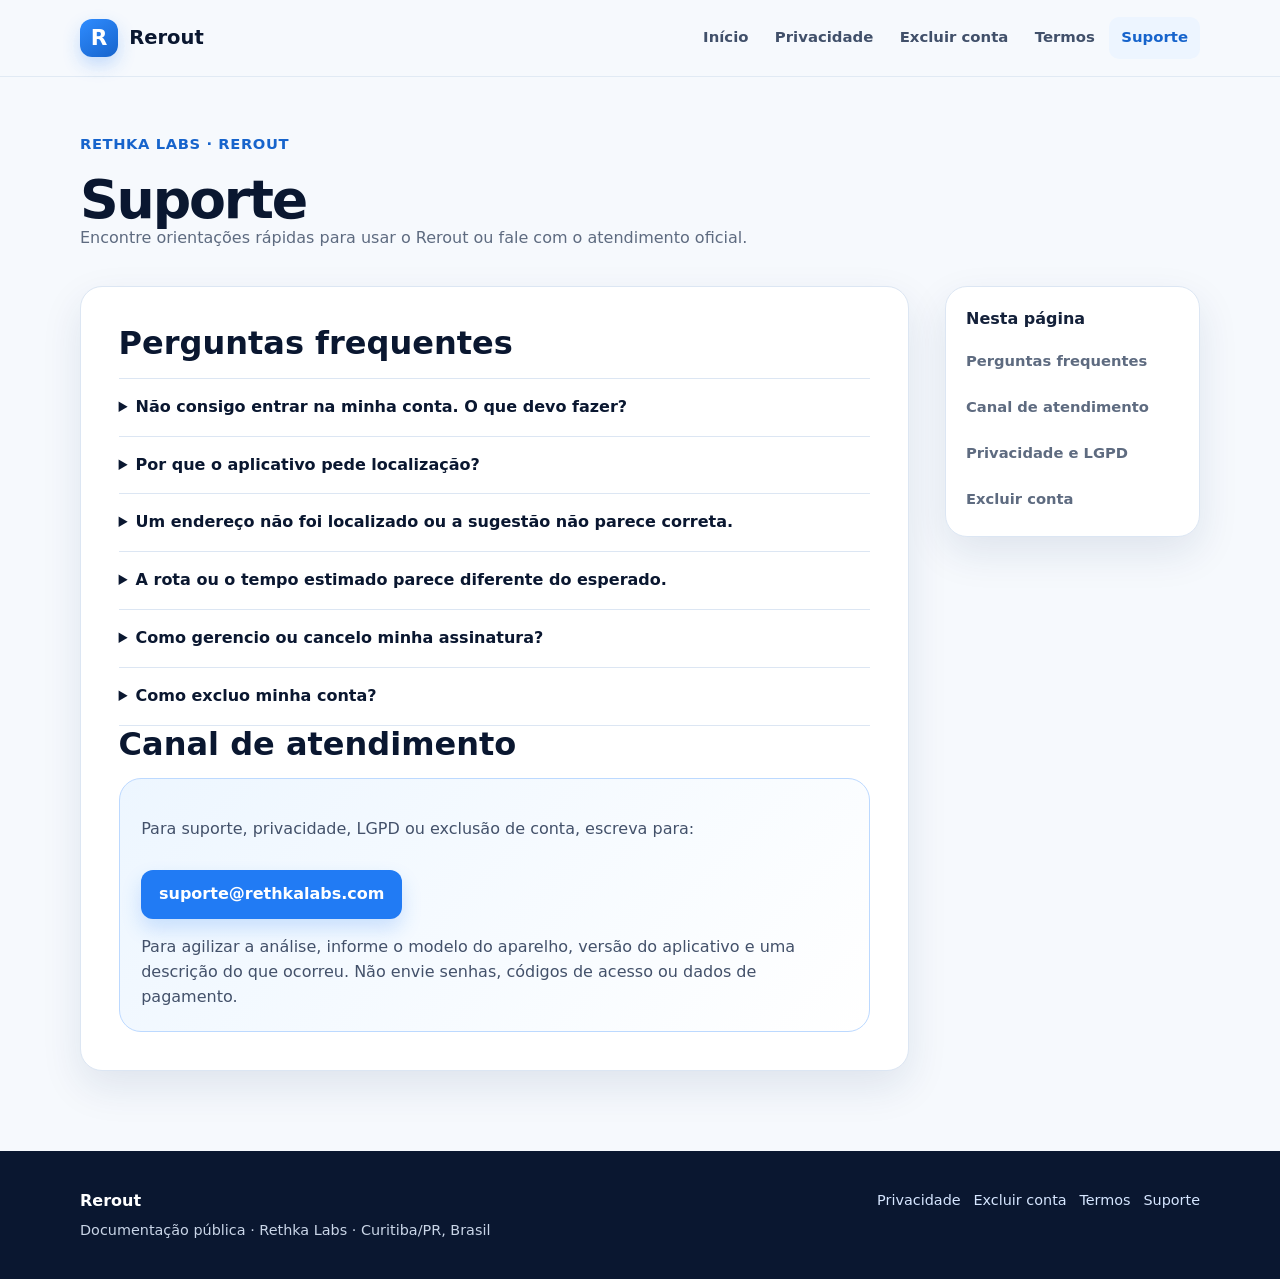
<file: suporte.html>
<!doctype html>
<html lang="pt-BR">
<head><meta charset="utf-8"><meta name="viewport" content="width=device-width, initial-scale=1"><meta name="description" content="Central de suporte do Rerout."><title>Suporte — Rerout</title><link rel="stylesheet" href="assets/css/styles.css"></head>
<body>
<a class="skip-link" href="#conteudo">Ir para o conteúdo</a>
<header class="site-header"><div class="container header-content"><a class="brand" href="index.html" aria-label="Rerout, início"><span class="brand-mark">R</span>Rerout</a><button class="menu-toggle" type="button" aria-expanded="false" aria-controls="menu-principal">Menu</button><nav class="site-nav" id="menu-principal" aria-label="Navegação principal"><a href="index.html">Início</a><a href="privacidade.html">Privacidade</a><a href="exclusao-de-conta.html">Excluir conta</a><a href="termos.html">Termos</a><a href="suporte.html" aria-current="page">Suporte</a></nav></div></header>
<main id="conteudo" class="document"><div class="container"><header class="document-header"><p class="eyebrow">Rethka Labs · Rerout</p><h1>Suporte</h1><p class="section-intro">Encontre orientações rápidas para usar o Rerout ou fale com o atendimento oficial.</p></header>
<div class="document-layout"><article class="article card">
<h2 id="faq">Perguntas frequentes</h2><div class="faq">
<details><summary>Não consigo entrar na minha conta. O que devo fazer?</summary><p>Confirme o e-mail utilizado no cadastro, sua conexão com a internet e se o aplicativo está atualizado. Se o problema continuar, entre em contato pelo e-mail de suporte e informe uma descrição do erro. Nunca envie sua senha ou códigos de autenticação.</p></details>
<details><summary>Por que o aplicativo pede localização?</summary><p>A localização, quando autorizada, ajuda a contextualizar endereços próximos, iniciar a rota a partir da sua região e abrir a navegação. Você pode alterar a permissão nas configurações do aparelho.</p></details>
<details><summary>Um endereço não foi localizado ou a sugestão não parece correta.</summary><p>Revise rua, número, cidade, estado e CEP quando disponíveis. Em listas importadas, remova horários, nomes de clientes e observações do campo de endereço se eles estiverem impedindo a identificação. Use a tela de revisão para corrigir ou aceitar uma sugestão somente após conferi-la.</p></details>
<details><summary>A rota ou o tempo estimado parece diferente do esperado.</summary><p>Rotas são estimativas e podem variar conforme dados de mapas, trânsito, vias, restrições e qualidade dos endereços. Compare as alternativas, confira a sequência antes de sair e siga sempre as condições reais da via.</p></details>
<details><summary>Como gerencio ou cancelo minha assinatura?</summary><p>Assinaturas são processadas pela Google Play. Abra a área de plano ativo no aplicativo ou acesse as assinaturas da sua conta Google Play para consultar status, renovação e cancelamento.</p></details>
<details><summary>Como excluo minha conta?</summary><p>No aplicativo, acesse Configurações e procure a opção Excluir conta. Se não conseguir acessar o app, envie uma solicitação para o e-mail oficial. Consulte o passo a passo em <a href="exclusao-de-conta.html">Exclusão de Conta</a>.</p></details>
</div>
<h2 id="contato">Canal de atendimento</h2><div class="contact-panel"><p>Para suporte, privacidade, LGPD ou exclusão de conta, escreva para:</p><p><a class="button" href="mailto:suporte@rethkalabs.com?subject=Suporte%20Rerout">suporte@rethkalabs.com</a></p><p>Para agilizar a análise, informe o modelo do aparelho, versão do aplicativo e uma descrição do que ocorreu. Não envie senhas, códigos de acesso ou dados de pagamento.</p></div>
</article><aside class="toc card" aria-label="Nesta página"><strong>Nesta página</strong><a href="#faq">Perguntas frequentes</a><a href="#contato">Canal de atendimento</a><a href="privacidade.html">Privacidade e LGPD</a><a href="exclusao-de-conta.html">Excluir conta</a></aside></div></div></main>
<footer class="site-footer"><div class="container footer-content"><div><strong>Rerout</strong><p>Documentação pública · Rethka Labs · Curitiba/PR, Brasil</p></div><nav class="footer-links" aria-label="Links do rodapé"><a href="privacidade.html">Privacidade</a><a href="exclusao-de-conta.html">Excluir conta</a><a href="termos.html">Termos</a><a href="suporte.html">Suporte</a></nav></div></footer><script src="assets/js/main.js"></script></body></html>
</file>
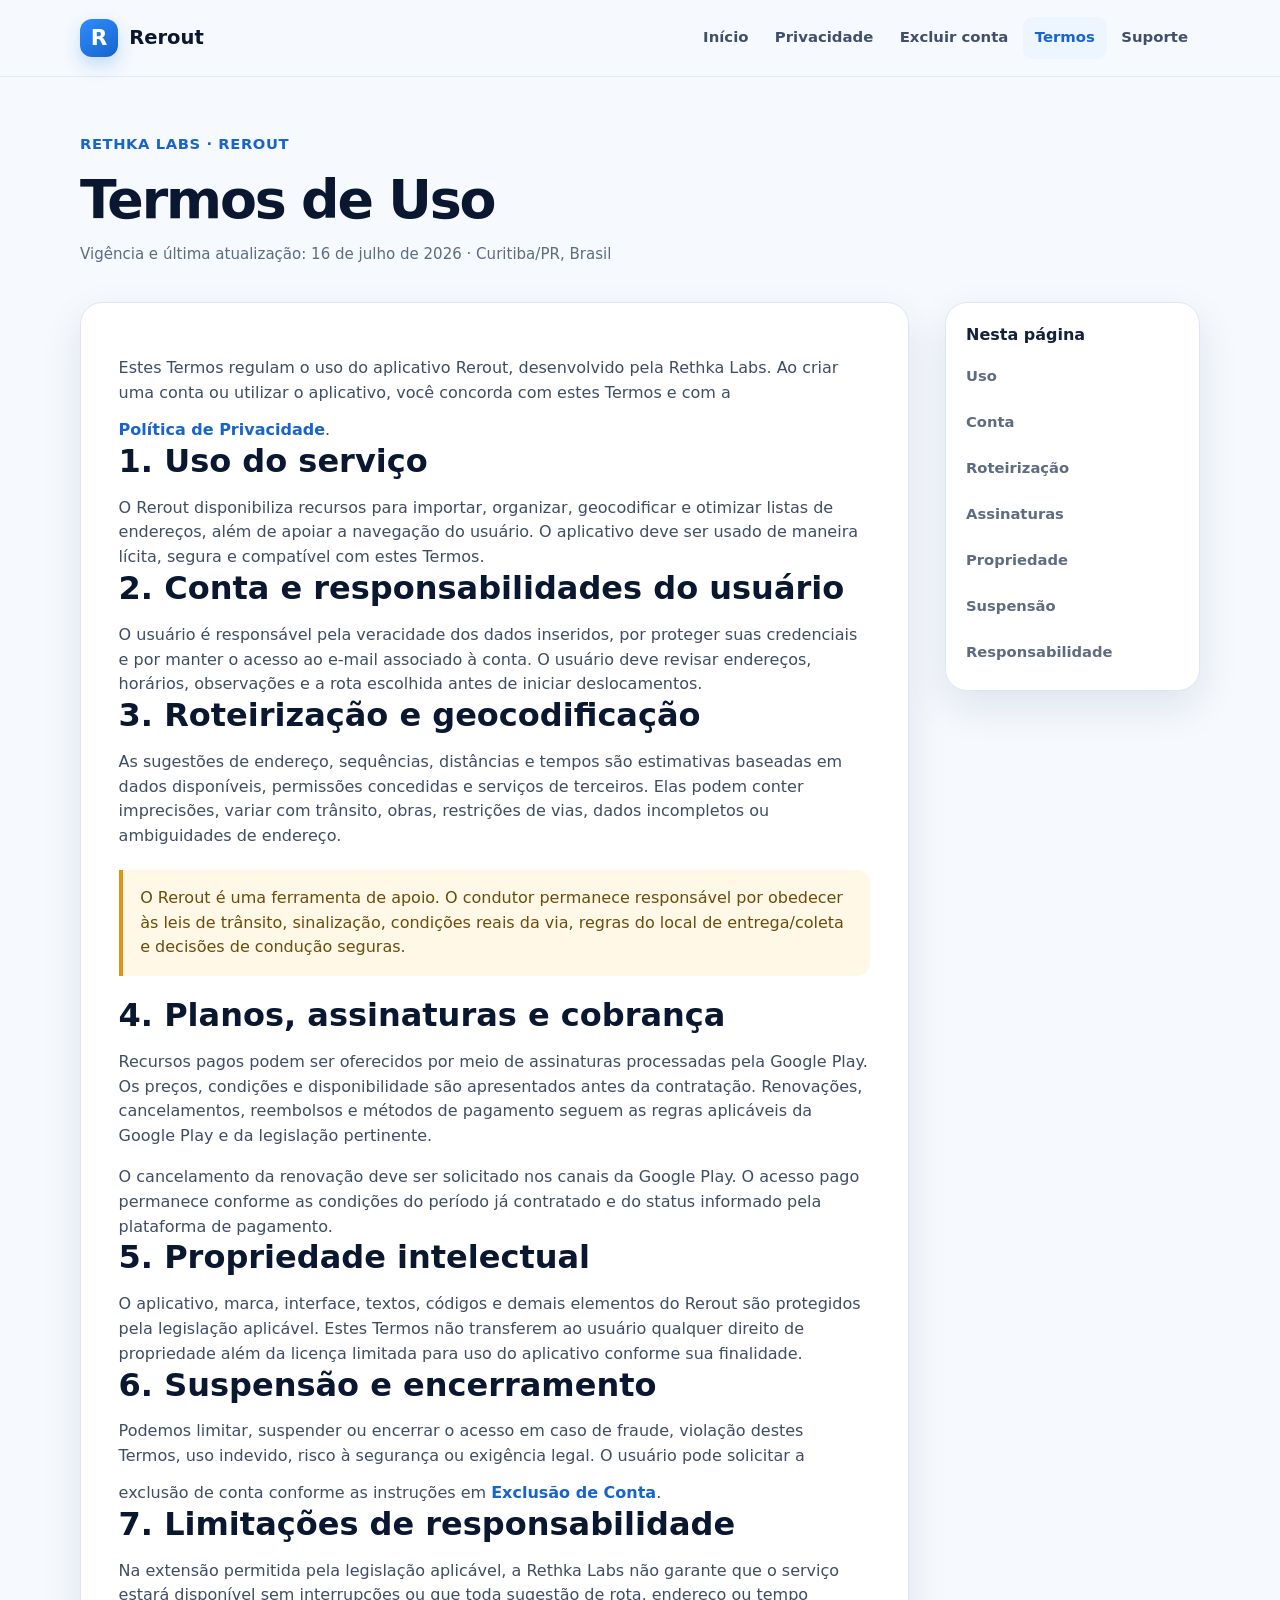
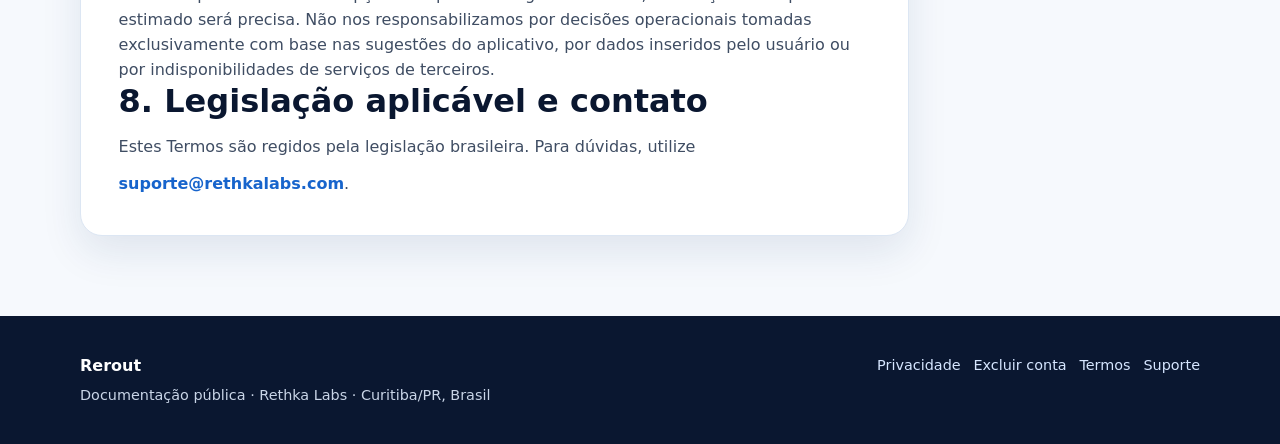
<file: termos.html>
<!doctype html>
<html lang="pt-BR">
<head><meta charset="utf-8"><meta name="viewport" content="width=device-width, initial-scale=1"><meta name="description" content="Termos de Uso do Rerout."><title>Termos de Uso — Rerout</title><link rel="stylesheet" href="assets/css/styles.css"></head>
<body>
<a class="skip-link" href="#conteudo">Ir para o conteúdo</a>
<header class="site-header"><div class="container header-content"><a class="brand" href="index.html" aria-label="Rerout, início"><span class="brand-mark">R</span>Rerout</a><button class="menu-toggle" type="button" aria-expanded="false" aria-controls="menu-principal">Menu</button><nav class="site-nav" id="menu-principal" aria-label="Navegação principal"><a href="index.html">Início</a><a href="privacidade.html">Privacidade</a><a href="exclusao-de-conta.html">Excluir conta</a><a href="termos.html" aria-current="page">Termos</a><a href="suporte.html">Suporte</a></nav></div></header>
<main id="conteudo" class="document"><div class="container"><header class="document-header"><p class="eyebrow">Rethka Labs · Rerout</p><h1>Termos de Uso</h1><p class="document-meta">Vigência e última atualização: 16 de julho de 2026 · Curitiba/PR, Brasil</p></header>
<div class="document-layout"><article class="article card">
<p>Estes Termos regulam o uso do aplicativo Rerout, desenvolvido pela Rethka Labs. Ao criar uma conta ou utilizar o aplicativo, você concorda com estes Termos e com a <a href="privacidade.html">Política de Privacidade</a>.</p>
<h2 id="uso">1. Uso do serviço</h2><p>O Rerout disponibiliza recursos para importar, organizar, geocodificar e otimizar listas de endereços, além de apoiar a navegação do usuário. O aplicativo deve ser usado de maneira lícita, segura e compatível com estes Termos.</p>
<h2 id="conta">2. Conta e responsabilidades do usuário</h2><p>O usuário é responsável pela veracidade dos dados inseridos, por proteger suas credenciais e por manter o acesso ao e-mail associado à conta. O usuário deve revisar endereços, horários, observações e a rota escolhida antes de iniciar deslocamentos.</p>
<h2 id="roteirizacao">3. Roteirização e geocodificação</h2><p>As sugestões de endereço, sequências, distâncias e tempos são estimativas baseadas em dados disponíveis, permissões concedidas e serviços de terceiros. Elas podem conter imprecisões, variar com trânsito, obras, restrições de vias, dados incompletos ou ambiguidades de endereço.</p><div class="note warning">O Rerout é uma ferramenta de apoio. O condutor permanece responsável por obedecer às leis de trânsito, sinalização, condições reais da via, regras do local de entrega/coleta e decisões de condução seguras.</div>
<h2 id="planos">4. Planos, assinaturas e cobrança</h2><p>Recursos pagos podem ser oferecidos por meio de assinaturas processadas pela Google Play. Os preços, condições e disponibilidade são apresentados antes da contratação. Renovações, cancelamentos, reembolsos e métodos de pagamento seguem as regras aplicáveis da Google Play e da legislação pertinente.</p><p>O cancelamento da renovação deve ser solicitado nos canais da Google Play. O acesso pago permanece conforme as condições do período já contratado e do status informado pela plataforma de pagamento.</p>
<h2 id="propriedade">5. Propriedade intelectual</h2><p>O aplicativo, marca, interface, textos, códigos e demais elementos do Rerout são protegidos pela legislação aplicável. Estes Termos não transferem ao usuário qualquer direito de propriedade além da licença limitada para uso do aplicativo conforme sua finalidade.</p>
<h2 id="suspensao">6. Suspensão e encerramento</h2><p>Podemos limitar, suspender ou encerrar o acesso em caso de fraude, violação destes Termos, uso indevido, risco à segurança ou exigência legal. O usuário pode solicitar a exclusão de conta conforme as instruções em <a href="exclusao-de-conta.html">Exclusão de Conta</a>.</p>
<h2 id="responsabilidade">7. Limitações de responsabilidade</h2><p>Na extensão permitida pela legislação aplicável, a Rethka Labs não garante que o serviço estará disponível sem interrupções ou que toda sugestão de rota, endereço ou tempo estimado será precisa. Não nos responsabilizamos por decisões operacionais tomadas exclusivamente com base nas sugestões do aplicativo, por dados inseridos pelo usuário ou por indisponibilidades de serviços de terceiros.</p>
<h2 id="legislacao">8. Legislação aplicável e contato</h2><p>Estes Termos são regidos pela legislação brasileira. Para dúvidas, utilize <a href="mailto:suporte@rethkalabs.com">suporte@rethkalabs.com</a>.</p>
</article><aside class="toc card" aria-label="Nesta página"><strong>Nesta página</strong><a href="#uso">Uso</a><a href="#conta">Conta</a><a href="#roteirizacao">Roteirização</a><a href="#planos">Assinaturas</a><a href="#propriedade">Propriedade</a><a href="#suspensao">Suspensão</a><a href="#responsabilidade">Responsabilidade</a></aside></div></div></main>
<footer class="site-footer"><div class="container footer-content"><div><strong>Rerout</strong><p>Documentação pública · Rethka Labs · Curitiba/PR, Brasil</p></div><nav class="footer-links" aria-label="Links do rodapé"><a href="privacidade.html">Privacidade</a><a href="exclusao-de-conta.html">Excluir conta</a><a href="termos.html">Termos</a><a href="suporte.html">Suporte</a></nav></div></footer><script src="assets/js/main.js"></script></body></html>
</file>
<file: assets/site.css>
:root{--ink:#08162d;--ink-2:#12233d;--muted:#607087;--blue:#1976f3;--blue-2:#0758ce;--blue-3:#76b8ff;--cyan:#53ddff;--green:#26c46f;--surface:#fff;--soft:#f4f8fd;--line:rgba(39,79,130,.13);--navy:#06111f;--navy-2:#0a1930;--shadow-sm:0 12px 30px rgba(15,43,82,.08);--shadow-md:0 28px 70px rgba(12,42,88,.14);--shadow-lg:0 55px 120px rgba(7,34,78,.22);--radius-sm:18px;--radius-md:28px;--radius-lg:42px;--ease:cubic-bezier(.2,.75,.2,1)}
*{box-sizing:border-box}
html{scroll-behavior:smooth;scroll-padding-top:84px}
body{margin:0;overflow-x:hidden;background:#fff;color:var(--ink);font-family:Inter,"SF Pro Display","Segoe UI",system-ui,-apple-system,sans-serif;font-synthesis:none;line-height:1.55;-webkit-font-smoothing:antialiased}
img,svg{display:block;max-width:100%}
button,a{font:inherit}
a{color:inherit}
.shell{width:min(1180px,calc(100% - 48px));margin-inline:auto}
.skip-link{position:fixed;left:18px;top:-80px;z-index:100;padding:12px 16px;border-radius:10px;background:var(--ink);color:#fff;text-decoration:none;transition:top .2s}
.skip-link:focus{top:18px}
.site-header{position:fixed;inset:0 0 auto;z-index:30;border-bottom:1px solid transparent;transition:background .35s,border-color .35s,box-shadow .35s}
.site-header.scrolled{background:rgba(255,255,255,.84);border-color:rgba(19,63,117,.09);box-shadow:0 10px 35px rgba(16,43,78,.07);backdrop-filter:blur(18px) saturate(140%)}
.nav{display:flex;min-height:78px;align-items:center;justify-content:space-between;gap:28px}
.brand{display:flex;align-items:center;text-decoration:none}
.brand img{width:126px;height:auto}
.nav-links{display:flex;align-items:center;gap:32px;color:#41516a;font-size:.89rem;font-weight:650}
.nav-links>a{text-decoration:none;transition:color .25s,transform .25s}
.nav-links>a:not(.nav-cta):hover{color:var(--blue);transform:translateY(-1px)}
.nav-cta{display:inline-flex;align-items:center;gap:8px;padding:11px 16px;border-radius:12px;background:var(--ink);color:#fff;box-shadow:0 9px 20px rgba(8,22,45,.16)}
.nav-cta:hover{background:var(--blue)}
.menu-toggle{display:none;border:0;background:none;color:var(--ink);font-weight:750}
.menu-icon{position:relative;display:inline-block;width:22px;height:14px;margin-left:8px;border-top:2px solid;border-bottom:2px solid}
.menu-icon:after{content:"";position:absolute;left:0;right:0;top:4px;border-top:2px solid}
.hero{position:relative;isolation:isolate;display:grid;min-height:100svh;align-items:center;overflow:hidden;padding:128px 0 78px;background:radial-gradient(circle at 74% 30%,rgba(104,184,255,.17),transparent 27%),radial-gradient(circle at 30% 82%,rgba(76,224,255,.11),transparent 22%),linear-gradient(180deg,#fbfdff 0%,#f7faff 72%,#fff 100%)}
.hero:before{content:"";position:absolute;z-index:-2;inset:0;background-image:linear-gradient(rgba(34,96,170,.035) 1px,transparent 1px),linear-gradient(90deg,rgba(34,96,170,.035) 1px,transparent 1px);background-size:72px 72px;mask-image:linear-gradient(to bottom,rgba(0,0,0,.7),transparent 90%)}
.hero:after{content:"";position:absolute;z-index:-1;width:780px;height:780px;right:-190px;top:-190px;border:1px solid rgba(25,118,243,.11);border-radius:50%;box-shadow:0 0 0 92px rgba(25,118,243,.025),0 0 0 184px rgba(25,118,243,.018)}
.hero-grid{display:grid;grid-template-columns:minmax(0,.92fr) minmax(520px,1.08fr);align-items:center;gap:42px}
.hero-grid>*{min-width:0}
.hero-copy{position:relative;z-index:3;padding-top:14px}
.status-pill{display:inline-flex;align-items:center;gap:9px;margin-bottom:26px;padding:9px 13px;border:1px solid rgba(25,118,243,.16);border-radius:999px;background:rgba(255,255,255,.72);color:#3d526f;font-size:.79rem;font-weight:700;box-shadow:0 8px 24px rgba(18,70,135,.06);backdrop-filter:blur(10px)}
.status-pill span{width:8px;height:8px;border-radius:50%;background:var(--green);box-shadow:0 0 0 5px rgba(38,196,111,.13)}
h1,h2,h3{margin:0;font-weight:760;letter-spacing:-.052em;line-height:1.02;text-wrap:balance}
.hero h1{max-width:690px;font-size:clamp(3.5rem,5.25vw,6.2rem)}
.hero h1 span{display:block}
.hero h1 em{display:block;color:var(--blue);font-style:normal}
.hero-copy>p{max-width:590px;margin:28px 0 0;color:var(--muted);font-size:clamp(1.05rem,1.4vw,1.25rem);line-height:1.65}
.hero-actions{display:flex;align-items:center;gap:13px;margin-top:34px}
.button{position:relative;display:inline-flex;min-height:54px;align-items:center;justify-content:center;gap:10px;border:0;border-radius:15px;padding:0 22px;text-decoration:none;font-weight:780;letter-spacing:-.015em;cursor:pointer;transition:transform .3s var(--ease),box-shadow .3s,background .3s,color .3s}
.button:focus-visible,.nav-links a:focus-visible,.gallery-controls button:focus-visible,.gallery-dots button:focus-visible,.menu-toggle:focus-visible,summary:focus-visible{outline:3px solid rgba(25,118,243,.34);outline-offset:4px}
.button-primary{background:linear-gradient(135deg,var(--blue),#0d63e7);color:#fff;box-shadow:0 15px 32px rgba(25,118,243,.26),inset 0 1px 0 rgba(255,255,255,.28)}
.button-primary:not(:disabled):hover,.button-secondary:hover{transform:translateY(-3px)}
.button-primary:disabled,.button-light:disabled{cursor:not-allowed}
.button-primary:disabled{opacity:1}
.android-mark{font-size:.75rem;transform:rotate(45deg)}
.button-secondary{border:1px solid rgba(37,78,132,.15);background:rgba(255,255,255,.72);color:var(--ink-2);box-shadow:0 10px 28px rgba(11,47,95,.07);backdrop-filter:blur(10px)}
.availability{margin-top:12px!important;font-size:.8rem!important;color:#718098!important}
.hero-trust{display:flex;flex-wrap:wrap;gap:20px;margin-top:38px;color:#53657e;font-size:.79rem;font-weight:660}
.hero-trust span{display:inline-flex;align-items:center;gap:8px}
.hero-trust i{width:16px;height:16px;border:1px solid rgba(25,118,243,.22);border-radius:50%;background:radial-gradient(circle,var(--blue) 0 3px,transparent 4px)}
.hero-product{position:relative;height:690px;perspective:1500px;transform-style:preserve-3d}
.route-orbit{position:absolute;inset:-5% -10%;opacity:.78;filter:drop-shadow(0 12px 16px rgba(25,118,243,.14))}
.route-orbit svg{width:100%;height:100%;overflow:visible}
.route-orbit path{fill:none;stroke:rgba(25,118,243,.23);stroke-width:2;stroke-dasharray:7 12}
.route-orbit circle{fill:#fff;stroke:var(--blue);stroke-width:2.5}
.device{position:absolute;transform-style:preserve-3d;will-change:transform}
.device-frame{position:relative;overflow:hidden;border:7px solid #101a2a;border-radius:38px;background:#0a1424;box-shadow:inset 0 0 0 1px rgba(255,255,255,.18),inset -3px 0 6px rgba(255,255,255,.09),var(--shadow-lg)}
.device-frame:before{content:"";position:absolute;z-index:3;inset:0;border-radius:31px;background:linear-gradient(115deg,rgba(255,255,255,.17),transparent 22%,transparent 72%,rgba(255,255,255,.07));pointer-events:none}
.device-frame:after{content:"";position:absolute;z-index:4;left:50%;top:8px;width:58px;height:13px;transform:translateX(-50%);border-radius:999px;background:#09111d;box-shadow:inset 0 -1px 2px rgba(255,255,255,.08)}
.device-frame picture,.device-frame img{width:100%;height:100%}
.device-frame img{object-fit:cover}
.device-front{z-index:3;width:316px;right:7%;top:8%;transform:translate(var(--parallax-x,0),var(--parallax-y,0)) rotateY(-8deg) rotateZ(2.2deg)}
.device-front .device-frame{aspect-ratio:720/1600}
.device-back{z-index:2;width:280px;left:3%;top:18%;transform:translate(var(--parallax-x,0),var(--parallax-y,0)) rotateY(14deg) rotateZ(-6deg) translateZ(-60px);filter:saturate(.92)}
.device-back .device-frame{aspect-ratio:720/1600}
.floating-card{position:absolute;z-index:8;padding:14px 16px;border:1px solid rgba(255,255,255,.74);border-radius:16px;background:rgba(255,255,255,.8);box-shadow:0 22px 52px rgba(20,65,124,.16);backdrop-filter:blur(16px) saturate(130%);transform:translate(var(--parallax-x,0),var(--parallax-y,0));will-change:transform}
.floating-card span,.floating-card small{display:block;color:#687993;font-size:.68rem;font-weight:700}
.floating-card strong{display:block;margin:2px 0;color:#10264b;font-size:1.05rem;letter-spacing:-.03em}
.metric-time{left:-1%;top:19%}.metric-stops{right:-5%;bottom:21%}.metric-status{display:flex;align-items:center;gap:9px;left:11%;bottom:8%;padding:12px 15px}.metric-status strong{font-size:.78rem}.status-dot{width:9px;height:9px;border-radius:50%;background:var(--green);box-shadow:0 0 0 5px rgba(38,196,111,.14)}
.demo-caption{position:absolute;z-index:9;right:0;top:3%;display:flex;align-items:center;gap:10px;color:#45607f;font-size:.76rem;font-weight:750}.demo-index{display:grid;width:28px;height:28px;place-items:center;border-radius:50%;background:var(--ink);color:#fff;font-size:.66rem}
.scroll-cue{position:absolute;left:50%;bottom:22px;width:25px;height:42px;transform:translateX(-50%);border:1px solid rgba(22,73,136,.18);border-radius:999px}.scroll-cue span{position:absolute;left:50%;top:9px;width:4px;height:8px;transform:translateX(-50%);border-radius:8px;background:var(--blue);animation:scroll-cue 1.9s infinite}
@keyframes scroll-cue{0%{opacity:0;transform:translate(-50%,0)}25%{opacity:1}75%{opacity:1}100%{opacity:0;transform:translate(-50%,13px)}}
.section-dark{position:relative;overflow:hidden;background:radial-gradient(circle at 50% -20%,rgba(31,119,243,.24),transparent 32%),linear-gradient(145deg,#06111f,#091a32 70%,#071426);color:#fff}
.process{padding:118px 0}
.section-heading{max-width:750px;margin-bottom:50px}.section-heading.centered{margin-inline:auto;text-align:center}.section-heading h2{font-size:clamp(2.5rem,4.4vw,4.8rem)}.section-heading p{margin:20px 0 0;color:var(--muted);font-size:1.08rem}.section-dark .section-heading p{color:#9fb0c8}.kicker{display:inline-block;margin-bottom:16px;color:var(--blue);font-size:.74rem;font-weight:820;letter-spacing:.13em}.section-dark .kicker,.gallery-section .kicker{color:#77b7ff}
.process-stage{position:relative;overflow:hidden;min-height:520px;border:1px solid rgba(151,188,234,.16);border-radius:var(--radius-lg);background:rgba(8,25,47,.56);box-shadow:inset 0 1px 0 rgba(255,255,255,.07),0 35px 80px rgba(0,0,0,.24);backdrop-filter:blur(20px)}
.process-map{position:absolute;inset:0 0 118px}.process-map svg{width:100%;height:100%}.street-grid path{fill:none;stroke:rgba(153,181,216,.12);stroke-width:24}.route-path{fill:none;stroke:#2d8bff;stroke-width:6;stroke-linecap:round;stroke-dasharray:1500;stroke-dashoffset:1500;animation:draw-route 6s var(--ease) infinite}.route-path-shadow{stroke:#4ee1ff;stroke-width:16;opacity:.15;filter:blur(7px)}.map-nodes circle{fill:#091a30;stroke:#68b8ff;stroke-width:5;opacity:0;animation:node-in 6s var(--ease) infinite}.map-nodes circle:nth-child(2){animation-delay:.45s}.map-nodes circle:nth-child(3){animation-delay:.9s}.map-nodes circle:nth-child(4){animation-delay:1.35s}.map-nodes circle:nth-child(5){animation-delay:1.8s;stroke:#35d47a}
@keyframes draw-route{0%,8%{stroke-dashoffset:1500}55%,100%{stroke-dashoffset:0}}@keyframes node-in{0%,8%{opacity:0;transform:scale(.3);transform-origin:center}16%,82%{opacity:1;transform:scale(1)}100%{opacity:.2}}
.process-steps{position:absolute;inset:auto 0 0;display:grid;grid-template-columns:repeat(4,1fr);margin:0;padding:0;border-top:1px solid rgba(151,188,234,.13);list-style:none;background:rgba(6,17,31,.7)}
.process-steps li{display:flex;min-height:118px;align-items:center;gap:14px;padding:22px;border-right:1px solid rgba(151,188,234,.12);color:#70829b;transition:color .35s,background .35s}.process-steps li:last-child{border-right:0}.process-steps li.active{background:linear-gradient(180deg,rgba(25,118,243,.15),transparent);color:#fff}.process-steps>li>span{font-size:.7rem;font-weight:800;color:#74b6ff}.process-steps strong,.process-steps small{display:block}.process-steps strong{font-size:.94rem}.process-steps small{margin-top:4px;color:#8396b1;font-size:.69rem}
.editorial{padding:126px 0;background:#fff}.story{display:grid;grid-template-columns:.84fr 1.16fr;align-items:center;gap:72px;margin-top:88px}.story:nth-of-type(even){grid-template-columns:1.16fr .84fr}.story:nth-of-type(even) .story-copy{order:2}.story-copy{padding:24px}.story-number{display:grid;width:42px;height:42px;place-items:center;margin-bottom:26px;border:1px solid rgba(25,118,243,.16);border-radius:14px;color:var(--blue);font-size:.74rem;font-weight:850;background:#f5f9ff}.story h3{font-size:clamp(2rem,3vw,3.35rem)}.story p{max-width:520px;margin:22px 0;color:var(--muted);font-size:1.04rem}.story ul{display:grid;gap:10px;margin:28px 0 0;padding:0;list-style:none;color:#344b68;font-size:.93rem;font-weight:650}.story li:before{content:"✓";margin-right:10px;color:var(--green);font-weight:900}.story-visual{position:relative;display:grid;min-height:650px;place-items:center;overflow:hidden;border-radius:var(--radius-lg);box-shadow:var(--shadow-md)}.visual-dark{background:radial-gradient(circle at 70% 20%,rgba(25,118,243,.35),transparent 28%),linear-gradient(145deg,#071528,#0b1e3a)}.visual-light{background:radial-gradient(circle at 20% 18%,rgba(73,205,255,.24),transparent 28%),linear-gradient(145deg,#edf5ff,#f9fbff)}.editorial-device{position:relative;width:310px;transform:rotate(-3deg);filter:drop-shadow(0 32px 54px rgba(0,0,0,.26))}.story-preview .editorial-device{transform:rotate(3deg)}.editorial-device .device-frame{aspect-ratio:720/1600}.scan-line{position:absolute;z-index:6;left:14%;right:14%;top:20%;height:2px;background:linear-gradient(90deg,transparent,#5adfff,transparent);box-shadow:0 0 18px #5adfff;animation:scan 4s ease-in-out infinite alternate}@keyframes scan{to{transform:translateY(340px)}}.visual-note{position:absolute;z-index:8;display:flex;align-items:center;gap:10px;padding:12px 15px;border:1px solid rgba(255,255,255,.62);border-radius:14px;background:rgba(255,255,255,.82);color:#17345c;box-shadow:0 18px 45px rgba(9,36,74,.18);backdrop-filter:blur(13px);font-size:.78rem;font-weight:780}.visual-note>span:first-child{display:grid;width:25px;height:25px;place-items:center;border-radius:8px;background:#e8f7ef;color:#148f4d}.note-one{left:8%;top:15%}.note-two{right:7%;bottom:18%}.note-three{right:8%;top:16%;display:block}.note-three strong,.note-three span{display:block}.note-three strong{font-size:1.25rem}.note-three span{margin-top:2px;color:#708099;font-size:.67rem}.route-rings{position:absolute;inset:0}.route-rings i{position:absolute;border:1px solid rgba(25,118,243,.12);border-radius:50%}.route-rings i:nth-child(1){width:480px;height:480px;left:-180px;top:-150px}.route-rings i:nth-child(2){width:360px;height:360px;right:-140px;bottom:-100px}.route-rings i:nth-child(3){width:90px;height:90px;right:8%;top:10%;box-shadow:0 0 0 22px rgba(25,118,243,.025)}
.navigation-demo{position:relative;min-height:590px;overflow:hidden;border-radius:var(--radius-lg);background:linear-gradient(145deg,#0a1730,#0d2445);box-shadow:var(--shadow-md)}.nav-map{position:absolute;inset:0}.nav-map svg{width:100%;height:100%}.nav-road{fill:none;stroke:#2587ff;stroke-width:13;stroke-linecap:round;filter:drop-shadow(0 0 10px rgba(37,135,255,.48));stroke-dasharray:1000;animation:draw-route 7s var(--ease) infinite}.nav-road-secondary{fill:none;stroke:rgba(148,179,218,.12);stroke-width:35}.nav-pins circle{fill:#0a1730;stroke:#fff;stroke-width:5}.nav-pins circle:last-child{fill:#29c970}.turn-card,.arrival-card{position:absolute;z-index:5;display:flex;align-items:center;border:1px solid rgba(255,255,255,.17);background:rgba(255,255,255,.1);color:#fff;box-shadow:0 25px 55px rgba(0,0,0,.28);backdrop-filter:blur(18px)}.turn-card{left:8%;top:9%;gap:14px;padding:18px 22px;border-radius:20px}.turn-icon{display:grid;width:44px;height:44px;place-items:center;border-radius:13px;background:#1976f3;font-size:1.5rem}.turn-card small,.turn-card strong,.arrival-card small,.arrival-card strong{display:block}.turn-card small,.arrival-card small{color:#9eb3cf;font-size:.7rem}.turn-card strong{font-size:1.25rem}.arrival-card{right:7%;bottom:9%;gap:12px;padding:15px 18px;border-radius:17px}.arrival-card>span{display:grid;width:31px;height:31px;place-items:center;border-radius:50%;background:#26c46f;font-weight:900}.arrival-card strong{font-size:.82rem}
.section-soft{background:linear-gradient(180deg,#f5f9fe,#f9fbfe)}.benefits{padding:126px 0}.split-heading{display:grid;max-width:none;grid-template-columns:1fr .55fr;align-items:end;gap:70px}.split-heading>p{margin:0 0 7px}.bento-grid{display:grid;grid-template-columns:repeat(12,1fr);grid-auto-rows:minmax(200px,auto);gap:18px}.bento-card{position:relative;grid-column:span 3;overflow:hidden;padding:28px;border:1px solid rgba(31,75,130,.08);border-radius:26px;background:rgba(255,255,255,.86);box-shadow:0 18px 45px rgba(11,46,93,.07),inset 0 1px 0 #fff;transition:transform .35s var(--ease),box-shadow .35s}.bento-card:hover{transform:translateY(-6px);box-shadow:0 28px 70px rgba(11,46,93,.12)}.bento-card h3{font-size:1.28rem;line-height:1.15}.bento-card p{margin:13px 0 0;color:var(--muted);font-size:.88rem}.icon-tile{display:grid;width:42px;height:42px;place-items:center;margin-bottom:24px;border-radius:13px;background:#edf5ff;color:var(--blue);font-size:1.15rem;font-weight:800}.bento-large{grid-column:span 7;grid-row:span 2;min-height:430px;padding:38px}.bento-large h3{max-width:520px;font-size:2.3rem}.bento-large p{max-width:580px;font-size:1rem}.bento-blue{background:radial-gradient(circle at 80% 10%,rgba(82,219,255,.18),transparent 30%),linear-gradient(145deg,#0a2246,#0b1730);color:#fff;box-shadow:0 25px 70px rgba(7,35,76,.2)}.bento-blue p{color:#a9bdd8}.bento-blue .icon-tile{background:rgba(255,255,255,.1);color:#69baff}.bento-tall{grid-column:span 5;grid-row:span 2;min-height:430px}.bento-wide{grid-column:span 6;display:grid;grid-template-columns:1fr 1fr;align-items:center;gap:22px}.bento-card small{margin-left:6px;padding:4px 6px;border-radius:6px;background:#e9f3ff;color:#0a62d8;font-size:.57rem;letter-spacing:.08em}.address-flow{position:absolute;left:38px;right:38px;bottom:38px;display:flex;align-items:center;gap:12px;color:#91a8c5;font-size:.76rem}.address-flow span,.address-flow strong{padding:15px;border:1px solid rgba(255,255,255,.12);border-radius:12px;background:rgba(255,255,255,.05)}.address-flow strong{color:#fff}.address-flow i{color:#60adff}.mini-route{position:absolute;left:30px;right:30px;bottom:30px;height:180px}.mini-route:before{content:"";position:absolute;inset:0;background:radial-gradient(circle at 30% 30%,rgba(25,118,243,.13),transparent 30%),linear-gradient(rgba(22,89,168,.06) 1px,transparent 1px),linear-gradient(90deg,rgba(22,89,168,.06) 1px,transparent 1px);background-size:auto,32px 32px,32px 32px;border-radius:18px}.mini-route span{position:absolute;left:12%;top:60%;width:72%;height:3px;transform:rotate(-15deg);background:var(--blue);box-shadow:0 0 15px rgba(25,118,243,.35)}.mini-route i{position:absolute;z-index:2;width:13px;height:13px;border:3px solid var(--blue);border-radius:50%;background:#fff}.mini-route i:nth-child(1){left:12%;top:65%}.mini-route i:nth-child(2){left:36%;top:49%}.mini-route i:nth-child(3){left:59%;top:36%}.mini-route i:nth-child(4){right:15%;top:20%;border-color:var(--green)}.reoptimize-visual{display:grid;grid-template-columns:auto 1fr auto;align-items:center;gap:12px;color:#718197;font-size:.7rem}.reoptimize-visual i{height:2px;background:linear-gradient(90deg,#c9d7e8,var(--blue));position:relative}.reoptimize-visual i:after{content:"";position:absolute;right:0;top:-4px;border:5px solid transparent;border-left-color:var(--blue)}.reoptimize-visual strong{color:var(--blue);font-size:.72rem}
.comparison{padding:126px 0;background:#fff}.comparison-frame{position:relative;display:grid;grid-template-columns:1fr 1fr;overflow:hidden;border:1px solid var(--line);border-radius:var(--radius-lg);box-shadow:var(--shadow-md)}.comparison-side{position:relative;min-height:570px;padding:44px}.comparison-side.with{background:radial-gradient(circle at 80% 20%,rgba(67,214,255,.15),transparent 28%),linear-gradient(150deg,#eff7ff,#f9fbff)}.comparison-side.without{background:#fafbfc}.comparison-side h3{max-width:460px;margin-top:28px;font-size:2.2rem}.comparison-label{display:inline-block;padding:8px 12px;border-radius:999px;background:#eef1f5;color:#68778a;font-size:.68rem;font-weight:840;letter-spacing:.08em;text-transform:uppercase}.with .comparison-label{background:#e4f2ff;color:var(--blue)}.comparison-side ul{display:grid;gap:11px;margin:28px 0;padding:0;list-style:none;color:#52647d}.comparison-side li:before{content:"×";margin-right:9px;color:#ee6b6b;font-weight:900}.with li:before{content:"✓";color:var(--green)}.comparison-transform{position:absolute;z-index:3;left:50%;top:50%;display:grid;width:58px;height:58px;place-items:center;transform:translate(-50%,-50%);border:7px solid #fff;border-radius:50%;background:var(--blue);color:#fff;box-shadow:0 15px 35px rgba(25,118,243,.3);font-size:1.4rem}.route-chaos,.route-organized{position:absolute;left:44px;right:44px;bottom:25px}.route-chaos path{fill:none;stroke:#aeb8c5;stroke-width:3;stroke-dasharray:5 7}.route-chaos circle{fill:#fff;stroke:#9faab8;stroke-width:3}.route-organized path{fill:none;stroke:var(--blue);stroke-width:6;stroke-linecap:round;filter:drop-shadow(0 5px 6px rgba(25,118,243,.16))}.route-organized circle{fill:#fff;stroke:var(--blue);stroke-width:4}.route-organized circle:last-child{stroke:var(--green)}
.gallery-section{padding:126px 0}.gallery-heading{display:flex;align-items:end;justify-content:space-between;gap:30px;margin-bottom:52px}.gallery-heading h2{max-width:760px;font-size:clamp(2.5rem,4.4vw,4.8rem)}.gallery-controls{display:flex;gap:10px}.gallery-controls button{display:grid;width:48px;height:48px;place-items:center;border:1px solid rgba(255,255,255,.16);border-radius:50%;background:rgba(255,255,255,.07);color:#fff;cursor:pointer;transition:background .25s,transform .25s}.gallery-controls button:hover{background:var(--blue);transform:translateY(-2px)}.product-gallery{display:flex;gap:24px;overflow-x:auto;padding:10px calc((100% - 880px)/2) 28px;scroll-snap-type:x mandatory;scrollbar-width:none}.product-gallery::-webkit-scrollbar{display:none}.gallery-slide{display:grid;flex:0 0 min(880px,82vw);min-height:650px;grid-template-columns:.82fr 1.18fr;align-items:center;gap:60px;padding:54px;border:1px solid rgba(255,255,255,.12);border-radius:var(--radius-lg);background:linear-gradient(145deg,rgba(255,255,255,.08),rgba(255,255,255,.035));scroll-snap-align:center;opacity:.55;transform:scale(.95);transition:opacity .45s,transform .45s,background .45s}.gallery-slide.active{opacity:1;transform:scale(1);background:linear-gradient(145deg,rgba(255,255,255,.12),rgba(255,255,255,.045))}.gallery-slide>div:last-child>span{color:#72b7ff;font-size:.74rem;font-weight:850}.gallery-slide h3{margin-top:16px;font-size:2.4rem}.gallery-slide p{max-width:400px;color:#a9bad0}.gallery-device{width:290px;margin:auto;overflow:hidden;border:7px solid #101b2b;border-radius:35px;box-shadow:0 34px 80px rgba(0,0,0,.45);transform:rotate(-2deg)}.gallery-device img{width:100%;height:auto}.gallery-slide:nth-child(2) .gallery-device{transform:rotate(2deg)}.gallery-route-demo{position:relative;height:520px;overflow:hidden;border-radius:32px;background:radial-gradient(circle at 60% 28%,rgba(25,118,243,.25),transparent 28%),#08172c}.gallery-route-demo svg{width:100%;height:100%}.gallery-route-demo path{fill:none;stroke:#2588ff;stroke-width:14;stroke-linecap:round;filter:drop-shadow(0 0 12px rgba(37,136,255,.5))}.gallery-route-demo circle{fill:#08172c;stroke:#fff;stroke-width:6}.gallery-route-demo circle:last-child{stroke:#2bd47a}.gallery-nav-card{position:absolute;left:8%;right:8%;bottom:8%;padding:17px 18px;border:1px solid rgba(255,255,255,.15);border-radius:18px;background:rgba(255,255,255,.1);backdrop-filter:blur(18px)}.gallery-nav-card small,.gallery-nav-card strong{display:block}.gallery-nav-card small{color:#9fb1ca}.gallery-nav-card strong{font-size:1.3rem}.gallery-nav-card span{position:absolute;right:20px;top:22px;font-size:1.8rem}.gallery-dots{display:flex;justify-content:center;gap:6px;margin-top:8px}.gallery-dots button{position:relative;width:28px;height:28px;padding:0;border:0;background:transparent;cursor:pointer}.gallery-dots button:after{content:"";position:absolute;width:8px;height:8px;left:50%;top:50%;border-radius:99px;background:#3e536f;transform:translate(-50%,-50%);transition:width .3s,background .3s}.gallery-dots button.active:after{width:24px;background:var(--blue)}
.testimonials{padding:126px 0;background:#fff}.disclosure{max-width:640px;margin-inline:auto!important;font-size:.78rem!important}.quote-grid{display:grid;grid-template-columns:repeat(3,1fr);gap:18px}.quote-card{margin:0;padding:31px;border:1px solid var(--line);border-radius:25px;background:#fff;box-shadow:var(--shadow-sm)}.quote-card.featured{transform:translateY(-14px);background:linear-gradient(145deg,#0b2142,#09162c);color:#fff;box-shadow:0 30px 70px rgba(8,31,67,.22)}.quote-card p{margin:0;font-size:1.03rem;line-height:1.65}.quote-card footer{margin-top:28px;color:#7d8da3;font-size:.73rem;font-weight:730}.featured footer{color:#9db0ca}
.faq{padding:126px 0}.faq-layout{display:grid;grid-template-columns:.78fr 1.22fr;gap:86px}.faq .section-heading{position:sticky;top:120px;align-self:start}.faq .section-heading a{color:var(--blue);font-weight:750}.faq-list{border-top:1px solid var(--line)}.faq-list details{border-bottom:1px solid var(--line)}.faq-list summary{display:flex;min-height:82px;align-items:center;justify-content:space-between;gap:20px;cursor:pointer;list-style:none;font-weight:760}.faq-list summary::-webkit-details-marker{display:none}.faq-list summary span{position:relative;flex:0 0 30px;width:30px;height:30px;border-radius:50%;background:#eaf3ff}.faq-list summary span:before,.faq-list summary span:after{content:"";position:absolute;left:9px;right:9px;top:14px;height:2px;background:var(--blue);transition:transform .3s}.faq-list summary span:after{transform:rotate(90deg)}.faq-list details[open] summary span:after{transform:rotate(0)}.faq-list details p{max-width:650px;margin:0;padding:0 50px 27px 0;color:var(--muted)}
.final-cta{position:relative;isolation:isolate;overflow:hidden;padding:130px 0;background:radial-gradient(circle at 50% 120%,#5de1ff,transparent 35%),radial-gradient(circle at 75% 15%,rgba(114,187,255,.5),transparent 25%),linear-gradient(135deg,#075de0,#147cf6 58%,#0b69e9);color:#fff}.final-cta:before{content:"";position:absolute;z-index:-1;inset:0;background-image:linear-gradient(rgba(255,255,255,.07) 1px,transparent 1px),linear-gradient(90deg,rgba(255,255,255,.07) 1px,transparent 1px);background-size:60px 60px;mask-image:radial-gradient(circle at center,#000,transparent 75%)}.cta-content{text-align:center}.cta-content h2{font-size:clamp(3rem,6vw,6.4rem)}.cta-content p{max-width:590px;margin:24px auto 31px;color:#dcecff;font-size:1.08rem}.button-light{background:#fff;color:#075acb;box-shadow:0 20px 45px rgba(0,42,115,.22)}.cta-content small{display:block;margin-top:14px;color:#d7e8ff}.cta-orbit i{position:absolute;border:1px solid rgba(255,255,255,.18);border-radius:50%}.cta-orbit i:nth-child(1){width:600px;height:600px;left:-320px;top:-270px}.cta-orbit i:nth-child(2){width:500px;height:500px;right:-220px;bottom:-280px}.cta-orbit i:nth-child(3){width:100px;height:100px;right:17%;top:13%;box-shadow:0 0 0 26px rgba(255,255,255,.035)}
.site-footer{padding:78px 0 25px;background:#050d18;color:#9cadc3}.footer-grid{display:grid;grid-template-columns:1.6fr repeat(3,1fr);gap:54px}.footer-brand img{filter:brightness(0) invert(1)}.footer-brand p{max-width:260px;margin:20px 0 5px;color:#dce5f0}.footer-brand span{font-size:.75rem}.footer-grid h2{margin:0 0 18px;color:#fff;font-size:.76rem;letter-spacing:.08em;text-transform:uppercase}.footer-grid a{display:block;margin:10px 0;color:#9cadc3;text-decoration:none;font-size:.84rem;transition:color .25s}.footer-grid a:hover{color:#fff}.footer-bottom{display:flex;justify-content:space-between;gap:20px;margin-top:60px;padding-top:24px;border-top:1px solid rgba(255,255,255,.1);font-size:.72rem}
.reveal{opacity:0;transform:translateY(30px);transition:opacity .8s var(--ease),transform .8s var(--ease)}.reveal.is-visible{opacity:1;transform:none}.reveal:nth-child(2){transition-delay:.08s}.reveal:nth-child(3){transition-delay:.16s}.hero .reveal{opacity:1;transform:none;transition:none}
@media(max-width:1080px){.hero-grid{grid-template-columns:.85fr 1.15fr;gap:10px}.hero-product{transform:scale(.9);transform-origin:right center}.hero h1{font-size:clamp(3.4rem,5.5vw,5.2rem)}.story{gap:35px}.bento-card{grid-column:span 4}.bento-large{grid-column:span 7}.bento-tall{grid-column:span 5}.bento-wide{grid-column:span 8}.product-gallery{padding-inline:7vw}}
@media(max-width:860px){html{scroll-padding-top:68px}.shell{width:min(100% - 34px,1180px)}.site-header{background:rgba(255,255,255,.9);backdrop-filter:blur(18px)}.nav{min-height:68px}.menu-toggle{display:flex;align-items:center;cursor:pointer}.nav-links{position:absolute;left:17px;right:17px;top:75px;display:grid;gap:0;padding:10px;border:1px solid var(--line);border-radius:20px;background:rgba(255,255,255,.97);box-shadow:var(--shadow-md);opacity:0;visibility:hidden;transform:translateY(-12px);transition:opacity .25s,visibility .25s,transform .25s}.nav-links.open{opacity:1;visibility:visible;transform:none}.nav-links a{padding:13px}.nav-cta{margin-top:5px;justify-content:center}.hero{min-height:auto;padding:118px 0 70px}.hero-grid{grid-template-columns:1fr}.hero-copy{text-align:center}.status-pill{margin-bottom:20px}.hero h1{max-width:760px;margin:auto;font-size:clamp(3.15rem,10vw,5.5rem)}.hero-copy>p{margin-inline:auto}.hero-actions,.hero-trust{justify-content:center}.hero-product{height:660px;margin-top:20px;transform:scale(.9);transform-origin:center top}.scroll-cue{display:none}.process{padding:90px 0}.process-stage{min-height:600px}.process-map{inset:0 0 260px}.process-steps{grid-template-columns:1fr 1fr}.process-steps li{min-height:120px;border-bottom:1px solid rgba(151,188,234,.12)}.story,.story:nth-of-type(even){grid-template-columns:1fr;gap:30px}.story:nth-of-type(even) .story-copy{order:0}.story{margin-top:75px}.story-visual,.navigation-demo{min-height:600px}.split-heading{grid-template-columns:1fr;gap:5px}.bento-card{grid-column:span 6}.bento-large{grid-column:span 12}.bento-tall{grid-column:span 6}.bento-wide{grid-column:span 12}.comparison-side{padding:32px}.comparison-side h3{font-size:1.75rem}.gallery-slide{grid-template-columns:1fr 1fr;gap:30px;padding:35px}.quote-grid{grid-template-columns:1fr}.quote-card.featured{transform:none}.faq-layout{grid-template-columns:1fr;gap:18px}.faq .section-heading{position:static}.footer-grid{grid-template-columns:1.5fr 1fr 1fr}.footer-grid>div:last-child{grid-column:2/4}}
@media(max-width:620px){.shell{width:min(100% - 28px,1180px)}.brand img{width:112px}.menu-label{display:none}.hero{padding-top:102px;background:radial-gradient(circle at 50% 50%,rgba(104,184,255,.16),transparent 28%),linear-gradient(180deg,#fbfdff,#f6faff)}.hero-grid{gap:4px}.status-pill{font-size:.7rem}.hero h1{width:100%;max-width:100%;font-size:clamp(2.55rem,11.5vw,3.7rem);line-height:1;text-wrap:wrap;overflow-wrap:normal}.hero-copy>p{margin-top:20px;font-size:1rem}.hero-actions{display:grid;grid-template-columns:1fr;margin-top:28px}.button{width:100%}.hero-trust{display:none}.hero-product{height:555px;margin:22px -20px 0;transform:scale(1);overflow:hidden}.route-orbit{inset:0 -36%}.device-front{width:230px;right:9%;top:7%}.device-back{width:202px;left:3%;top:15%}.device-frame{border-width:5px;border-radius:29px}.device-frame:after{width:42px;height:9px;top:6px}.floating-card{padding:10px 11px;border-radius:12px}.floating-card span,.floating-card small{font-size:.55rem}.floating-card strong{font-size:.82rem}.metric-time{left:1%;top:24%}.metric-stops{right:0;bottom:22%}.metric-status{left:13%;bottom:7%;padding:10px}.demo-caption{display:none}.section-heading{margin-bottom:35px}.section-heading h2,.gallery-heading h2{font-size:clamp(2.3rem,11vw,3.6rem)}.section-heading p{font-size:.98rem}.process{padding:80px 0}.process-stage{min-height:620px;border-radius:28px}.process-map{inset:0 0 340px}.process-steps{grid-template-columns:1fr}.process-steps li{min-height:85px;padding:14px 18px}.process-steps small{font-size:.65rem}.editorial{padding:85px 0}.story{margin-top:58px}.story-copy{padding:0 5px}.story h3{font-size:2.25rem}.story-visual,.navigation-demo{min-height:540px;border-radius:30px}.editorial-device{width:255px}.visual-note{font-size:.66rem}.note-one{left:4%;top:11%}.note-two{right:3%;bottom:12%}.benefits,.comparison,.gallery-section,.testimonials,.faq{padding:85px 0}.bento-grid{grid-template-columns:1fr}.bento-card,.bento-large,.bento-tall,.bento-wide{grid-column:auto;min-height:auto;padding:24px}.bento-large{min-height:390px}.bento-large h3{font-size:1.85rem}.bento-tall{min-height:370px}.bento-wide{display:block}.reoptimize-visual{margin-top:28px}.address-flow{left:24px;right:24px;bottom:24px;display:grid;grid-template-columns:1fr}.address-flow i{transform:rotate(90deg);text-align:center}.comparison-frame{grid-template-columns:1fr;border-radius:30px}.comparison-side{min-height:480px;padding:27px}.comparison-transform{left:50%;top:50%;transform:translate(-50%,-50%) rotate(90deg)}.route-chaos,.route-organized{left:26px;right:26px}.gallery-heading{display:block}.gallery-controls{margin-top:24px}.product-gallery{gap:14px;padding-inline:3vw}.gallery-slide{flex-basis:88vw;grid-template-columns:1fr;min-height:auto;padding:28px}.gallery-device{width:218px}.gallery-slide h3{font-size:2rem}.gallery-route-demo{height:390px}.final-cta{padding:100px 0}.cta-content h2{font-size:3.2rem}.footer-grid{grid-template-columns:1fr 1fr;gap:36px}.footer-grid>div:last-child{grid-column:auto}.footer-brand{grid-column:1/-1}.footer-bottom{display:grid;margin-top:42px}.faq-list summary{font-size:.92rem}}
@media(max-width:620px){.hero h1{font-size:clamp(2.45rem,10.4vw,3.35rem);text-wrap:initial}.hero-copy>p{padding-inline:4px}}
@media(max-width:360px){.shell{width:min(100% - 22px,1180px)}.hero h1{font-size:2.45rem}.status-pill{padding:8px 10px}.hero-product{height:510px}.device-front{width:210px;right:8%}.device-back{width:182px}.metric-status{display:none}.story h3{font-size:2rem}.gallery-slide{flex-basis:92vw;padding:22px}.gallery-device{width:205px}.footer-grid{grid-template-columns:1fr}.footer-brand{grid-column:auto}}
@media(min-width:1600px){.shell{width:min(1320px,calc(100% - 96px))}.hero-grid{grid-template-columns:1fr 1fr}.hero-product{height:760px}.device-front{width:345px}.device-back{width:305px}.story-visual{min-height:720px}}
@media(prefers-reduced-motion:reduce){html{scroll-behavior:auto}*,*:before,*:after{animation-duration:.01ms!important;animation-iteration-count:1!important;transition-duration:.01ms!important;scroll-behavior:auto!important}.reveal{opacity:1;transform:none}.route-path{stroke-dashoffset:0}.map-nodes circle{opacity:1}}
</file>
<file: site/assets/site.css>
:root{--ink:#08162d;--ink-2:#12233d;--muted:#607087;--blue:#1976f3;--blue-2:#0758ce;--blue-3:#76b8ff;--cyan:#53ddff;--green:#26c46f;--surface:#fff;--soft:#f4f8fd;--line:rgba(39,79,130,.13);--navy:#06111f;--navy-2:#0a1930;--shadow-sm:0 12px 30px rgba(15,43,82,.08);--shadow-md:0 28px 70px rgba(12,42,88,.14);--shadow-lg:0 55px 120px rgba(7,34,78,.22);--radius-sm:18px;--radius-md:28px;--radius-lg:42px;--ease:cubic-bezier(.2,.75,.2,1)}
*{box-sizing:border-box}
html{scroll-behavior:smooth;scroll-padding-top:84px}
body{margin:0;overflow-x:hidden;background:#fff;color:var(--ink);font-family:Inter,"SF Pro Display","Segoe UI",system-ui,-apple-system,sans-serif;font-synthesis:none;line-height:1.55;-webkit-font-smoothing:antialiased}
img,svg{display:block;max-width:100%}
button,a{font:inherit}
a{color:inherit}
.shell{width:min(1180px,calc(100% - 48px));margin-inline:auto}
.skip-link{position:fixed;left:18px;top:-80px;z-index:100;padding:12px 16px;border-radius:10px;background:var(--ink);color:#fff;text-decoration:none;transition:top .2s}
.skip-link:focus{top:18px}
.site-header{position:fixed;inset:0 0 auto;z-index:30;border-bottom:1px solid transparent;transition:background .35s,border-color .35s,box-shadow .35s}
.site-header.scrolled{background:rgba(255,255,255,.84);border-color:rgba(19,63,117,.09);box-shadow:0 10px 35px rgba(16,43,78,.07);backdrop-filter:blur(18px) saturate(140%)}
.nav{display:flex;min-height:78px;align-items:center;justify-content:space-between;gap:28px}
.brand{display:flex;align-items:center;text-decoration:none}
.brand img{width:126px;height:auto}
.nav-links{display:flex;align-items:center;gap:32px;color:#41516a;font-size:.89rem;font-weight:650}
.nav-links>a{text-decoration:none;transition:color .25s,transform .25s}
.nav-links>a:not(.nav-cta):hover{color:var(--blue);transform:translateY(-1px)}
.nav-cta{display:inline-flex;align-items:center;gap:8px;padding:11px 16px;border-radius:12px;background:var(--ink);color:#fff;box-shadow:0 9px 20px rgba(8,22,45,.16)}
.nav-cta:hover{background:var(--blue)}
.menu-toggle{display:none;border:0;background:none;color:var(--ink);font-weight:750}
.menu-icon{position:relative;display:inline-block;width:22px;height:14px;margin-left:8px;border-top:2px solid;border-bottom:2px solid}
.menu-icon:after{content:"";position:absolute;left:0;right:0;top:4px;border-top:2px solid}
.hero{position:relative;isolation:isolate;display:grid;min-height:100svh;align-items:center;overflow:hidden;padding:128px 0 78px;background:radial-gradient(circle at 74% 30%,rgba(104,184,255,.17),transparent 27%),radial-gradient(circle at 30% 82%,rgba(76,224,255,.11),transparent 22%),linear-gradient(180deg,#fbfdff 0%,#f7faff 72%,#fff 100%)}
.hero:before{content:"";position:absolute;z-index:-2;inset:0;background-image:linear-gradient(rgba(34,96,170,.035) 1px,transparent 1px),linear-gradient(90deg,rgba(34,96,170,.035) 1px,transparent 1px);background-size:72px 72px;mask-image:linear-gradient(to bottom,rgba(0,0,0,.7),transparent 90%)}
.hero:after{content:"";position:absolute;z-index:-1;width:780px;height:780px;right:-190px;top:-190px;border:1px solid rgba(25,118,243,.11);border-radius:50%;box-shadow:0 0 0 92px rgba(25,118,243,.025),0 0 0 184px rgba(25,118,243,.018)}
.hero-grid{display:grid;grid-template-columns:minmax(0,.92fr) minmax(520px,1.08fr);align-items:center;gap:42px}
.hero-grid>*{min-width:0}
.hero-copy{position:relative;z-index:3;padding-top:14px}
.status-pill{display:inline-flex;align-items:center;gap:9px;margin-bottom:26px;padding:9px 13px;border:1px solid rgba(25,118,243,.16);border-radius:999px;background:rgba(255,255,255,.72);color:#3d526f;font-size:.79rem;font-weight:700;box-shadow:0 8px 24px rgba(18,70,135,.06);backdrop-filter:blur(10px)}
.status-pill span{width:8px;height:8px;border-radius:50%;background:var(--green);box-shadow:0 0 0 5px rgba(38,196,111,.13)}
h1,h2,h3{margin:0;font-weight:760;letter-spacing:-.052em;line-height:1.02;text-wrap:balance}
.hero h1{max-width:690px;font-size:clamp(3.5rem,5.25vw,6.2rem)}
.hero h1 span{display:block}
.hero h1 em{display:block;color:var(--blue);font-style:normal}
.hero-copy>p{max-width:590px;margin:28px 0 0;color:var(--muted);font-size:clamp(1.05rem,1.4vw,1.25rem);line-height:1.65}
.hero-actions{display:flex;align-items:center;gap:13px;margin-top:34px}
.button{position:relative;display:inline-flex;min-height:54px;align-items:center;justify-content:center;gap:10px;border:0;border-radius:15px;padding:0 22px;text-decoration:none;font-weight:780;letter-spacing:-.015em;cursor:pointer;transition:transform .3s var(--ease),box-shadow .3s,background .3s,color .3s}
.button:focus-visible,.nav-links a:focus-visible,.gallery-controls button:focus-visible,.gallery-dots button:focus-visible,.menu-toggle:focus-visible,summary:focus-visible{outline:3px solid rgba(25,118,243,.34);outline-offset:4px}
.button-primary{background:linear-gradient(135deg,var(--blue),#0d63e7);color:#fff;box-shadow:0 15px 32px rgba(25,118,243,.26),inset 0 1px 0 rgba(255,255,255,.28)}
.button-primary:not(:disabled):hover,.button-secondary:hover{transform:translateY(-3px)}
.button-primary:disabled,.button-light:disabled{cursor:not-allowed}
.button-primary:disabled{opacity:1}
.android-mark{font-size:.75rem;transform:rotate(45deg)}
.button-secondary{border:1px solid rgba(37,78,132,.15);background:rgba(255,255,255,.72);color:var(--ink-2);box-shadow:0 10px 28px rgba(11,47,95,.07);backdrop-filter:blur(10px)}
.availability{margin-top:12px!important;font-size:.8rem!important;color:#718098!important}
.hero-trust{display:flex;flex-wrap:wrap;gap:20px;margin-top:38px;color:#53657e;font-size:.79rem;font-weight:660}
.hero-trust span{display:inline-flex;align-items:center;gap:8px}
.hero-trust i{width:16px;height:16px;border:1px solid rgba(25,118,243,.22);border-radius:50%;background:radial-gradient(circle,var(--blue) 0 3px,transparent 4px)}
.hero-product{position:relative;height:690px;perspective:1500px;transform-style:preserve-3d}
.route-orbit{position:absolute;inset:-5% -10%;opacity:.78;filter:drop-shadow(0 12px 16px rgba(25,118,243,.14))}
.route-orbit svg{width:100%;height:100%;overflow:visible}
.route-orbit path{fill:none;stroke:rgba(25,118,243,.23);stroke-width:2;stroke-dasharray:7 12}
.route-orbit circle{fill:#fff;stroke:var(--blue);stroke-width:2.5}
.device{position:absolute;transform-style:preserve-3d;will-change:transform}
.device-frame{position:relative;overflow:hidden;border:7px solid #101a2a;border-radius:38px;background:#0a1424;box-shadow:inset 0 0 0 1px rgba(255,255,255,.18),inset -3px 0 6px rgba(255,255,255,.09),var(--shadow-lg)}
.device-frame:before{content:"";position:absolute;z-index:3;inset:0;border-radius:31px;background:linear-gradient(115deg,rgba(255,255,255,.17),transparent 22%,transparent 72%,rgba(255,255,255,.07));pointer-events:none}
.device-frame:after{content:"";position:absolute;z-index:4;left:50%;top:8px;width:58px;height:13px;transform:translateX(-50%);border-radius:999px;background:#09111d;box-shadow:inset 0 -1px 2px rgba(255,255,255,.08)}
.device-frame picture,.device-frame img{width:100%;height:100%}
.device-frame img{object-fit:cover}
.device-front{z-index:3;width:316px;right:7%;top:8%;transform:translate(var(--parallax-x,0),var(--parallax-y,0)) rotateY(-8deg) rotateZ(2.2deg)}
.device-front .device-frame{aspect-ratio:720/1600}
.device-back{z-index:2;width:280px;left:3%;top:18%;transform:translate(var(--parallax-x,0),var(--parallax-y,0)) rotateY(14deg) rotateZ(-6deg) translateZ(-60px);filter:saturate(.92)}
.device-back .device-frame{aspect-ratio:720/1600}
.floating-card{position:absolute;z-index:8;padding:14px 16px;border:1px solid rgba(255,255,255,.74);border-radius:16px;background:rgba(255,255,255,.8);box-shadow:0 22px 52px rgba(20,65,124,.16);backdrop-filter:blur(16px) saturate(130%);transform:translate(var(--parallax-x,0),var(--parallax-y,0));will-change:transform}
.floating-card span,.floating-card small{display:block;color:#687993;font-size:.68rem;font-weight:700}
.floating-card strong{display:block;margin:2px 0;color:#10264b;font-size:1.05rem;letter-spacing:-.03em}
.metric-time{left:-1%;top:19%}.metric-stops{right:-5%;bottom:21%}.metric-status{display:flex;align-items:center;gap:9px;left:11%;bottom:8%;padding:12px 15px}.metric-status strong{font-size:.78rem}.status-dot{width:9px;height:9px;border-radius:50%;background:var(--green);box-shadow:0 0 0 5px rgba(38,196,111,.14)}
.demo-caption{position:absolute;z-index:9;right:0;top:3%;display:flex;align-items:center;gap:10px;color:#45607f;font-size:.76rem;font-weight:750}.demo-index{display:grid;width:28px;height:28px;place-items:center;border-radius:50%;background:var(--ink);color:#fff;font-size:.66rem}
.scroll-cue{position:absolute;left:50%;bottom:22px;width:25px;height:42px;transform:translateX(-50%);border:1px solid rgba(22,73,136,.18);border-radius:999px}.scroll-cue span{position:absolute;left:50%;top:9px;width:4px;height:8px;transform:translateX(-50%);border-radius:8px;background:var(--blue);animation:scroll-cue 1.9s infinite}
@keyframes scroll-cue{0%{opacity:0;transform:translate(-50%,0)}25%{opacity:1}75%{opacity:1}100%{opacity:0;transform:translate(-50%,13px)}}
.section-dark{position:relative;overflow:hidden;background:radial-gradient(circle at 50% -20%,rgba(31,119,243,.24),transparent 32%),linear-gradient(145deg,#06111f,#091a32 70%,#071426);color:#fff}
.process{padding:118px 0}
.section-heading{max-width:750px;margin-bottom:50px}.section-heading.centered{margin-inline:auto;text-align:center}.section-heading h2{font-size:clamp(2.5rem,4.4vw,4.8rem)}.section-heading p{margin:20px 0 0;color:var(--muted);font-size:1.08rem}.section-dark .section-heading p{color:#9fb0c8}.kicker{display:inline-block;margin-bottom:16px;color:var(--blue);font-size:.74rem;font-weight:820;letter-spacing:.13em}.section-dark .kicker,.gallery-section .kicker{color:#77b7ff}
.process-stage{position:relative;overflow:hidden;min-height:520px;border:1px solid rgba(151,188,234,.16);border-radius:var(--radius-lg);background:rgba(8,25,47,.56);box-shadow:inset 0 1px 0 rgba(255,255,255,.07),0 35px 80px rgba(0,0,0,.24);backdrop-filter:blur(20px)}
.process-map{position:absolute;inset:0 0 118px}.process-map svg{width:100%;height:100%}.street-grid path{fill:none;stroke:rgba(153,181,216,.12);stroke-width:24}.route-path{fill:none;stroke:#2d8bff;stroke-width:6;stroke-linecap:round;stroke-dasharray:1500;stroke-dashoffset:1500;animation:draw-route 6s var(--ease) infinite}.route-path-shadow{stroke:#4ee1ff;stroke-width:16;opacity:.15;filter:blur(7px)}.map-nodes circle{fill:#091a30;stroke:#68b8ff;stroke-width:5;opacity:0;animation:node-in 6s var(--ease) infinite}.map-nodes circle:nth-child(2){animation-delay:.45s}.map-nodes circle:nth-child(3){animation-delay:.9s}.map-nodes circle:nth-child(4){animation-delay:1.35s}.map-nodes circle:nth-child(5){animation-delay:1.8s;stroke:#35d47a}
@keyframes draw-route{0%,8%{stroke-dashoffset:1500}55%,100%{stroke-dashoffset:0}}@keyframes node-in{0%,8%{opacity:0;transform:scale(.3);transform-origin:center}16%,82%{opacity:1;transform:scale(1)}100%{opacity:.2}}
.process-steps{position:absolute;inset:auto 0 0;display:grid;grid-template-columns:repeat(4,1fr);margin:0;padding:0;border-top:1px solid rgba(151,188,234,.13);list-style:none;background:rgba(6,17,31,.7)}
.process-steps li{display:flex;min-height:118px;align-items:center;gap:14px;padding:22px;border-right:1px solid rgba(151,188,234,.12);color:#70829b;transition:color .35s,background .35s}.process-steps li:last-child{border-right:0}.process-steps li.active{background:linear-gradient(180deg,rgba(25,118,243,.15),transparent);color:#fff}.process-steps>li>span{font-size:.7rem;font-weight:800;color:#74b6ff}.process-steps strong,.process-steps small{display:block}.process-steps strong{font-size:.94rem}.process-steps small{margin-top:4px;color:#8396b1;font-size:.69rem}
.editorial{padding:126px 0;background:#fff}.story{display:grid;grid-template-columns:.84fr 1.16fr;align-items:center;gap:72px;margin-top:88px}.story:nth-of-type(even){grid-template-columns:1.16fr .84fr}.story:nth-of-type(even) .story-copy{order:2}.story-copy{padding:24px}.story-number{display:grid;width:42px;height:42px;place-items:center;margin-bottom:26px;border:1px solid rgba(25,118,243,.16);border-radius:14px;color:var(--blue);font-size:.74rem;font-weight:850;background:#f5f9ff}.story h3{font-size:clamp(2rem,3vw,3.35rem)}.story p{max-width:520px;margin:22px 0;color:var(--muted);font-size:1.04rem}.story ul{display:grid;gap:10px;margin:28px 0 0;padding:0;list-style:none;color:#344b68;font-size:.93rem;font-weight:650}.story li:before{content:"✓";margin-right:10px;color:var(--green);font-weight:900}.story-visual{position:relative;display:grid;min-height:650px;place-items:center;overflow:hidden;border-radius:var(--radius-lg);box-shadow:var(--shadow-md)}.visual-dark{background:radial-gradient(circle at 70% 20%,rgba(25,118,243,.35),transparent 28%),linear-gradient(145deg,#071528,#0b1e3a)}.visual-light{background:radial-gradient(circle at 20% 18%,rgba(73,205,255,.24),transparent 28%),linear-gradient(145deg,#edf5ff,#f9fbff)}.editorial-device{position:relative;width:310px;transform:rotate(-3deg);filter:drop-shadow(0 32px 54px rgba(0,0,0,.26))}.story-preview .editorial-device{transform:rotate(3deg)}.editorial-device .device-frame{aspect-ratio:720/1600}.scan-line{position:absolute;z-index:6;left:14%;right:14%;top:20%;height:2px;background:linear-gradient(90deg,transparent,#5adfff,transparent);box-shadow:0 0 18px #5adfff;animation:scan 4s ease-in-out infinite alternate}@keyframes scan{to{transform:translateY(340px)}}.visual-note{position:absolute;z-index:8;display:flex;align-items:center;gap:10px;padding:12px 15px;border:1px solid rgba(255,255,255,.62);border-radius:14px;background:rgba(255,255,255,.82);color:#17345c;box-shadow:0 18px 45px rgba(9,36,74,.18);backdrop-filter:blur(13px);font-size:.78rem;font-weight:780}.visual-note>span:first-child{display:grid;width:25px;height:25px;place-items:center;border-radius:8px;background:#e8f7ef;color:#148f4d}.note-one{left:8%;top:15%}.note-two{right:7%;bottom:18%}.note-three{right:8%;top:16%;display:block}.note-three strong,.note-three span{display:block}.note-three strong{font-size:1.25rem}.note-three span{margin-top:2px;color:#708099;font-size:.67rem}.route-rings{position:absolute;inset:0}.route-rings i{position:absolute;border:1px solid rgba(25,118,243,.12);border-radius:50%}.route-rings i:nth-child(1){width:480px;height:480px;left:-180px;top:-150px}.route-rings i:nth-child(2){width:360px;height:360px;right:-140px;bottom:-100px}.route-rings i:nth-child(3){width:90px;height:90px;right:8%;top:10%;box-shadow:0 0 0 22px rgba(25,118,243,.025)}
.navigation-demo{position:relative;min-height:590px;overflow:hidden;border-radius:var(--radius-lg);background:linear-gradient(145deg,#0a1730,#0d2445);box-shadow:var(--shadow-md)}.nav-map{position:absolute;inset:0}.nav-map svg{width:100%;height:100%}.nav-road{fill:none;stroke:#2587ff;stroke-width:13;stroke-linecap:round;filter:drop-shadow(0 0 10px rgba(37,135,255,.48));stroke-dasharray:1000;animation:draw-route 7s var(--ease) infinite}.nav-road-secondary{fill:none;stroke:rgba(148,179,218,.12);stroke-width:35}.nav-pins circle{fill:#0a1730;stroke:#fff;stroke-width:5}.nav-pins circle:last-child{fill:#29c970}.turn-card,.arrival-card{position:absolute;z-index:5;display:flex;align-items:center;border:1px solid rgba(255,255,255,.17);background:rgba(255,255,255,.1);color:#fff;box-shadow:0 25px 55px rgba(0,0,0,.28);backdrop-filter:blur(18px)}.turn-card{left:8%;top:9%;gap:14px;padding:18px 22px;border-radius:20px}.turn-icon{display:grid;width:44px;height:44px;place-items:center;border-radius:13px;background:#1976f3;font-size:1.5rem}.turn-card small,.turn-card strong,.arrival-card small,.arrival-card strong{display:block}.turn-card small,.arrival-card small{color:#9eb3cf;font-size:.7rem}.turn-card strong{font-size:1.25rem}.arrival-card{right:7%;bottom:9%;gap:12px;padding:15px 18px;border-radius:17px}.arrival-card>span{display:grid;width:31px;height:31px;place-items:center;border-radius:50%;background:#26c46f;font-weight:900}.arrival-card strong{font-size:.82rem}
.section-soft{background:linear-gradient(180deg,#f5f9fe,#f9fbfe)}.benefits{padding:126px 0}.split-heading{display:grid;max-width:none;grid-template-columns:1fr .55fr;align-items:end;gap:70px}.split-heading>p{margin:0 0 7px}.bento-grid{display:grid;grid-template-columns:repeat(12,1fr);grid-auto-rows:minmax(200px,auto);gap:18px}.bento-card{position:relative;grid-column:span 3;overflow:hidden;padding:28px;border:1px solid rgba(31,75,130,.08);border-radius:26px;background:rgba(255,255,255,.86);box-shadow:0 18px 45px rgba(11,46,93,.07),inset 0 1px 0 #fff;transition:transform .35s var(--ease),box-shadow .35s}.bento-card:hover{transform:translateY(-6px);box-shadow:0 28px 70px rgba(11,46,93,.12)}.bento-card h3{font-size:1.28rem;line-height:1.15}.bento-card p{margin:13px 0 0;color:var(--muted);font-size:.88rem}.icon-tile{display:grid;width:42px;height:42px;place-items:center;margin-bottom:24px;border-radius:13px;background:#edf5ff;color:var(--blue);font-size:1.15rem;font-weight:800}.bento-large{grid-column:span 7;grid-row:span 2;min-height:430px;padding:38px}.bento-large h3{max-width:520px;font-size:2.3rem}.bento-large p{max-width:580px;font-size:1rem}.bento-blue{background:radial-gradient(circle at 80% 10%,rgba(82,219,255,.18),transparent 30%),linear-gradient(145deg,#0a2246,#0b1730);color:#fff;box-shadow:0 25px 70px rgba(7,35,76,.2)}.bento-blue p{color:#a9bdd8}.bento-blue .icon-tile{background:rgba(255,255,255,.1);color:#69baff}.bento-tall{grid-column:span 5;grid-row:span 2;min-height:430px}.bento-wide{grid-column:span 6;display:grid;grid-template-columns:1fr 1fr;align-items:center;gap:22px}.bento-card small{margin-left:6px;padding:4px 6px;border-radius:6px;background:#e9f3ff;color:#0a62d8;font-size:.57rem;letter-spacing:.08em}.address-flow{position:absolute;left:38px;right:38px;bottom:38px;display:flex;align-items:center;gap:12px;color:#91a8c5;font-size:.76rem}.address-flow span,.address-flow strong{padding:15px;border:1px solid rgba(255,255,255,.12);border-radius:12px;background:rgba(255,255,255,.05)}.address-flow strong{color:#fff}.address-flow i{color:#60adff}.mini-route{position:absolute;left:30px;right:30px;bottom:30px;height:180px}.mini-route:before{content:"";position:absolute;inset:0;background:radial-gradient(circle at 30% 30%,rgba(25,118,243,.13),transparent 30%),linear-gradient(rgba(22,89,168,.06) 1px,transparent 1px),linear-gradient(90deg,rgba(22,89,168,.06) 1px,transparent 1px);background-size:auto,32px 32px,32px 32px;border-radius:18px}.mini-route span{position:absolute;left:12%;top:60%;width:72%;height:3px;transform:rotate(-15deg);background:var(--blue);box-shadow:0 0 15px rgba(25,118,243,.35)}.mini-route i{position:absolute;z-index:2;width:13px;height:13px;border:3px solid var(--blue);border-radius:50%;background:#fff}.mini-route i:nth-child(1){left:12%;top:65%}.mini-route i:nth-child(2){left:36%;top:49%}.mini-route i:nth-child(3){left:59%;top:36%}.mini-route i:nth-child(4){right:15%;top:20%;border-color:var(--green)}.reoptimize-visual{display:grid;grid-template-columns:auto 1fr auto;align-items:center;gap:12px;color:#718197;font-size:.7rem}.reoptimize-visual i{height:2px;background:linear-gradient(90deg,#c9d7e8,var(--blue));position:relative}.reoptimize-visual i:after{content:"";position:absolute;right:0;top:-4px;border:5px solid transparent;border-left-color:var(--blue)}.reoptimize-visual strong{color:var(--blue);font-size:.72rem}
.comparison{padding:126px 0;background:#fff}.comparison-frame{position:relative;display:grid;grid-template-columns:1fr 1fr;overflow:hidden;border:1px solid var(--line);border-radius:var(--radius-lg);box-shadow:var(--shadow-md)}.comparison-side{position:relative;min-height:570px;padding:44px}.comparison-side.with{background:radial-gradient(circle at 80% 20%,rgba(67,214,255,.15),transparent 28%),linear-gradient(150deg,#eff7ff,#f9fbff)}.comparison-side.without{background:#fafbfc}.comparison-side h3{max-width:460px;margin-top:28px;font-size:2.2rem}.comparison-label{display:inline-block;padding:8px 12px;border-radius:999px;background:#eef1f5;color:#68778a;font-size:.68rem;font-weight:840;letter-spacing:.08em;text-transform:uppercase}.with .comparison-label{background:#e4f2ff;color:var(--blue)}.comparison-side ul{display:grid;gap:11px;margin:28px 0;padding:0;list-style:none;color:#52647d}.comparison-side li:before{content:"×";margin-right:9px;color:#ee6b6b;font-weight:900}.with li:before{content:"✓";color:var(--green)}.comparison-transform{position:absolute;z-index:3;left:50%;top:50%;display:grid;width:58px;height:58px;place-items:center;transform:translate(-50%,-50%);border:7px solid #fff;border-radius:50%;background:var(--blue);color:#fff;box-shadow:0 15px 35px rgba(25,118,243,.3);font-size:1.4rem}.route-chaos,.route-organized{position:absolute;left:44px;right:44px;bottom:25px}.route-chaos path{fill:none;stroke:#aeb8c5;stroke-width:3;stroke-dasharray:5 7}.route-chaos circle{fill:#fff;stroke:#9faab8;stroke-width:3}.route-organized path{fill:none;stroke:var(--blue);stroke-width:6;stroke-linecap:round;filter:drop-shadow(0 5px 6px rgba(25,118,243,.16))}.route-organized circle{fill:#fff;stroke:var(--blue);stroke-width:4}.route-organized circle:last-child{stroke:var(--green)}
.gallery-section{padding:126px 0}.gallery-heading{display:flex;align-items:end;justify-content:space-between;gap:30px;margin-bottom:52px}.gallery-heading h2{max-width:760px;font-size:clamp(2.5rem,4.4vw,4.8rem)}.gallery-controls{display:flex;gap:10px}.gallery-controls button{display:grid;width:48px;height:48px;place-items:center;border:1px solid rgba(255,255,255,.16);border-radius:50%;background:rgba(255,255,255,.07);color:#fff;cursor:pointer;transition:background .25s,transform .25s}.gallery-controls button:hover{background:var(--blue);transform:translateY(-2px)}.product-gallery{display:flex;gap:24px;overflow-x:auto;padding:10px calc((100% - 880px)/2) 28px;scroll-snap-type:x mandatory;scrollbar-width:none}.product-gallery::-webkit-scrollbar{display:none}.gallery-slide{display:grid;flex:0 0 min(880px,82vw);min-height:650px;grid-template-columns:.82fr 1.18fr;align-items:center;gap:60px;padding:54px;border:1px solid rgba(255,255,255,.12);border-radius:var(--radius-lg);background:linear-gradient(145deg,rgba(255,255,255,.08),rgba(255,255,255,.035));scroll-snap-align:center;opacity:.55;transform:scale(.95);transition:opacity .45s,transform .45s,background .45s}.gallery-slide.active{opacity:1;transform:scale(1);background:linear-gradient(145deg,rgba(255,255,255,.12),rgba(255,255,255,.045))}.gallery-slide>div:last-child>span{color:#72b7ff;font-size:.74rem;font-weight:850}.gallery-slide h3{margin-top:16px;font-size:2.4rem}.gallery-slide p{max-width:400px;color:#a9bad0}.gallery-device{width:290px;margin:auto;overflow:hidden;border:7px solid #101b2b;border-radius:35px;box-shadow:0 34px 80px rgba(0,0,0,.45);transform:rotate(-2deg)}.gallery-device img{width:100%;height:auto}.gallery-slide:nth-child(2) .gallery-device{transform:rotate(2deg)}.gallery-route-demo{position:relative;height:520px;overflow:hidden;border-radius:32px;background:radial-gradient(circle at 60% 28%,rgba(25,118,243,.25),transparent 28%),#08172c}.gallery-route-demo svg{width:100%;height:100%}.gallery-route-demo path{fill:none;stroke:#2588ff;stroke-width:14;stroke-linecap:round;filter:drop-shadow(0 0 12px rgba(37,136,255,.5))}.gallery-route-demo circle{fill:#08172c;stroke:#fff;stroke-width:6}.gallery-route-demo circle:last-child{stroke:#2bd47a}.gallery-nav-card{position:absolute;left:8%;right:8%;bottom:8%;padding:17px 18px;border:1px solid rgba(255,255,255,.15);border-radius:18px;background:rgba(255,255,255,.1);backdrop-filter:blur(18px)}.gallery-nav-card small,.gallery-nav-card strong{display:block}.gallery-nav-card small{color:#9fb1ca}.gallery-nav-card strong{font-size:1.3rem}.gallery-nav-card span{position:absolute;right:20px;top:22px;font-size:1.8rem}.gallery-dots{display:flex;justify-content:center;gap:6px;margin-top:8px}.gallery-dots button{position:relative;width:28px;height:28px;padding:0;border:0;background:transparent;cursor:pointer}.gallery-dots button:after{content:"";position:absolute;width:8px;height:8px;left:50%;top:50%;border-radius:99px;background:#3e536f;transform:translate(-50%,-50%);transition:width .3s,background .3s}.gallery-dots button.active:after{width:24px;background:var(--blue)}
.testimonials{padding:126px 0;background:#fff}.disclosure{max-width:640px;margin-inline:auto!important;font-size:.78rem!important}.quote-grid{display:grid;grid-template-columns:repeat(3,1fr);gap:18px}.quote-card{margin:0;padding:31px;border:1px solid var(--line);border-radius:25px;background:#fff;box-shadow:var(--shadow-sm)}.quote-card.featured{transform:translateY(-14px);background:linear-gradient(145deg,#0b2142,#09162c);color:#fff;box-shadow:0 30px 70px rgba(8,31,67,.22)}.quote-card p{margin:0;font-size:1.03rem;line-height:1.65}.quote-card footer{margin-top:28px;color:#7d8da3;font-size:.73rem;font-weight:730}.featured footer{color:#9db0ca}
.faq{padding:126px 0}.faq-layout{display:grid;grid-template-columns:.78fr 1.22fr;gap:86px}.faq .section-heading{position:sticky;top:120px;align-self:start}.faq .section-heading a{color:var(--blue);font-weight:750}.faq-list{border-top:1px solid var(--line)}.faq-list details{border-bottom:1px solid var(--line)}.faq-list summary{display:flex;min-height:82px;align-items:center;justify-content:space-between;gap:20px;cursor:pointer;list-style:none;font-weight:760}.faq-list summary::-webkit-details-marker{display:none}.faq-list summary span{position:relative;flex:0 0 30px;width:30px;height:30px;border-radius:50%;background:#eaf3ff}.faq-list summary span:before,.faq-list summary span:after{content:"";position:absolute;left:9px;right:9px;top:14px;height:2px;background:var(--blue);transition:transform .3s}.faq-list summary span:after{transform:rotate(90deg)}.faq-list details[open] summary span:after{transform:rotate(0)}.faq-list details p{max-width:650px;margin:0;padding:0 50px 27px 0;color:var(--muted)}
.final-cta{position:relative;isolation:isolate;overflow:hidden;padding:130px 0;background:radial-gradient(circle at 50% 120%,#5de1ff,transparent 35%),radial-gradient(circle at 75% 15%,rgba(114,187,255,.5),transparent 25%),linear-gradient(135deg,#075de0,#147cf6 58%,#0b69e9);color:#fff}.final-cta:before{content:"";position:absolute;z-index:-1;inset:0;background-image:linear-gradient(rgba(255,255,255,.07) 1px,transparent 1px),linear-gradient(90deg,rgba(255,255,255,.07) 1px,transparent 1px);background-size:60px 60px;mask-image:radial-gradient(circle at center,#000,transparent 75%)}.cta-content{text-align:center}.cta-content h2{font-size:clamp(3rem,6vw,6.4rem)}.cta-content p{max-width:590px;margin:24px auto 31px;color:#dcecff;font-size:1.08rem}.button-light{background:#fff;color:#075acb;box-shadow:0 20px 45px rgba(0,42,115,.22)}.cta-content small{display:block;margin-top:14px;color:#d7e8ff}.cta-orbit i{position:absolute;border:1px solid rgba(255,255,255,.18);border-radius:50%}.cta-orbit i:nth-child(1){width:600px;height:600px;left:-320px;top:-270px}.cta-orbit i:nth-child(2){width:500px;height:500px;right:-220px;bottom:-280px}.cta-orbit i:nth-child(3){width:100px;height:100px;right:17%;top:13%;box-shadow:0 0 0 26px rgba(255,255,255,.035)}
.site-footer{padding:78px 0 25px;background:#050d18;color:#9cadc3}.footer-grid{display:grid;grid-template-columns:1.6fr repeat(3,1fr);gap:54px}.footer-brand img{filter:brightness(0) invert(1)}.footer-brand p{max-width:260px;margin:20px 0 5px;color:#dce5f0}.footer-brand span{font-size:.75rem}.footer-grid h2{margin:0 0 18px;color:#fff;font-size:.76rem;letter-spacing:.08em;text-transform:uppercase}.footer-grid a{display:block;margin:10px 0;color:#9cadc3;text-decoration:none;font-size:.84rem;transition:color .25s}.footer-grid a:hover{color:#fff}.footer-bottom{display:flex;justify-content:space-between;gap:20px;margin-top:60px;padding-top:24px;border-top:1px solid rgba(255,255,255,.1);font-size:.72rem}
.reveal{opacity:0;transform:translateY(30px);transition:opacity .8s var(--ease),transform .8s var(--ease)}.reveal.is-visible{opacity:1;transform:none}.reveal:nth-child(2){transition-delay:.08s}.reveal:nth-child(3){transition-delay:.16s}.hero .reveal{opacity:1;transform:none;transition:none}
@media(max-width:1080px){.hero-grid{grid-template-columns:.85fr 1.15fr;gap:10px}.hero-product{transform:scale(.9);transform-origin:right center}.hero h1{font-size:clamp(3.4rem,5.5vw,5.2rem)}.story{gap:35px}.bento-card{grid-column:span 4}.bento-large{grid-column:span 7}.bento-tall{grid-column:span 5}.bento-wide{grid-column:span 8}.product-gallery{padding-inline:7vw}}
@media(max-width:860px){html{scroll-padding-top:68px}.shell{width:min(100% - 34px,1180px)}.site-header{background:rgba(255,255,255,.9);backdrop-filter:blur(18px)}.nav{min-height:68px}.menu-toggle{display:flex;align-items:center;cursor:pointer}.nav-links{position:absolute;left:17px;right:17px;top:75px;display:grid;gap:0;padding:10px;border:1px solid var(--line);border-radius:20px;background:rgba(255,255,255,.97);box-shadow:var(--shadow-md);opacity:0;visibility:hidden;transform:translateY(-12px);transition:opacity .25s,visibility .25s,transform .25s}.nav-links.open{opacity:1;visibility:visible;transform:none}.nav-links a{padding:13px}.nav-cta{margin-top:5px;justify-content:center}.hero{min-height:auto;padding:118px 0 70px}.hero-grid{grid-template-columns:1fr}.hero-copy{text-align:center}.status-pill{margin-bottom:20px}.hero h1{max-width:760px;margin:auto;font-size:clamp(3.15rem,10vw,5.5rem)}.hero-copy>p{margin-inline:auto}.hero-actions,.hero-trust{justify-content:center}.hero-product{height:660px;margin-top:20px;transform:scale(.9);transform-origin:center top}.scroll-cue{display:none}.process{padding:90px 0}.process-stage{min-height:600px}.process-map{inset:0 0 260px}.process-steps{grid-template-columns:1fr 1fr}.process-steps li{min-height:120px;border-bottom:1px solid rgba(151,188,234,.12)}.story,.story:nth-of-type(even){grid-template-columns:1fr;gap:30px}.story:nth-of-type(even) .story-copy{order:0}.story{margin-top:75px}.story-visual,.navigation-demo{min-height:600px}.split-heading{grid-template-columns:1fr;gap:5px}.bento-card{grid-column:span 6}.bento-large{grid-column:span 12}.bento-tall{grid-column:span 6}.bento-wide{grid-column:span 12}.comparison-side{padding:32px}.comparison-side h3{font-size:1.75rem}.gallery-slide{grid-template-columns:1fr 1fr;gap:30px;padding:35px}.quote-grid{grid-template-columns:1fr}.quote-card.featured{transform:none}.faq-layout{grid-template-columns:1fr;gap:18px}.faq .section-heading{position:static}.footer-grid{grid-template-columns:1.5fr 1fr 1fr}.footer-grid>div:last-child{grid-column:2/4}}
@media(max-width:620px){.shell{width:min(100% - 28px,1180px)}.brand img{width:112px}.menu-label{display:none}.hero{padding-top:102px;background:radial-gradient(circle at 50% 50%,rgba(104,184,255,.16),transparent 28%),linear-gradient(180deg,#fbfdff,#f6faff)}.hero-grid{gap:4px}.status-pill{font-size:.7rem}.hero h1{width:100%;max-width:100%;font-size:clamp(2.55rem,11.5vw,3.7rem);line-height:1;text-wrap:wrap;overflow-wrap:normal}.hero-copy>p{margin-top:20px;font-size:1rem}.hero-actions{display:grid;grid-template-columns:1fr;margin-top:28px}.button{width:100%}.hero-trust{display:none}.hero-product{height:555px;margin:22px -20px 0;transform:scale(1);overflow:hidden}.route-orbit{inset:0 -36%}.device-front{width:230px;right:9%;top:7%}.device-back{width:202px;left:3%;top:15%}.device-frame{border-width:5px;border-radius:29px}.device-frame:after{width:42px;height:9px;top:6px}.floating-card{padding:10px 11px;border-radius:12px}.floating-card span,.floating-card small{font-size:.55rem}.floating-card strong{font-size:.82rem}.metric-time{left:1%;top:24%}.metric-stops{right:0;bottom:22%}.metric-status{left:13%;bottom:7%;padding:10px}.demo-caption{display:none}.section-heading{margin-bottom:35px}.section-heading h2,.gallery-heading h2{font-size:clamp(2.3rem,11vw,3.6rem)}.section-heading p{font-size:.98rem}.process{padding:80px 0}.process-stage{min-height:620px;border-radius:28px}.process-map{inset:0 0 340px}.process-steps{grid-template-columns:1fr}.process-steps li{min-height:85px;padding:14px 18px}.process-steps small{font-size:.65rem}.editorial{padding:85px 0}.story{margin-top:58px}.story-copy{padding:0 5px}.story h3{font-size:2.25rem}.story-visual,.navigation-demo{min-height:540px;border-radius:30px}.editorial-device{width:255px}.visual-note{font-size:.66rem}.note-one{left:4%;top:11%}.note-two{right:3%;bottom:12%}.benefits,.comparison,.gallery-section,.testimonials,.faq{padding:85px 0}.bento-grid{grid-template-columns:1fr}.bento-card,.bento-large,.bento-tall,.bento-wide{grid-column:auto;min-height:auto;padding:24px}.bento-large{min-height:390px}.bento-large h3{font-size:1.85rem}.bento-tall{min-height:370px}.bento-wide{display:block}.reoptimize-visual{margin-top:28px}.address-flow{left:24px;right:24px;bottom:24px;display:grid;grid-template-columns:1fr}.address-flow i{transform:rotate(90deg);text-align:center}.comparison-frame{grid-template-columns:1fr;border-radius:30px}.comparison-side{min-height:480px;padding:27px}.comparison-transform{left:50%;top:50%;transform:translate(-50%,-50%) rotate(90deg)}.route-chaos,.route-organized{left:26px;right:26px}.gallery-heading{display:block}.gallery-controls{margin-top:24px}.product-gallery{gap:14px;padding-inline:3vw}.gallery-slide{flex-basis:88vw;grid-template-columns:1fr;min-height:auto;padding:28px}.gallery-device{width:218px}.gallery-slide h3{font-size:2rem}.gallery-route-demo{height:390px}.final-cta{padding:100px 0}.cta-content h2{font-size:3.2rem}.footer-grid{grid-template-columns:1fr 1fr;gap:36px}.footer-grid>div:last-child{grid-column:auto}.footer-brand{grid-column:1/-1}.footer-bottom{display:grid;margin-top:42px}.faq-list summary{font-size:.92rem}}
@media(max-width:620px){.hero h1{font-size:clamp(2.45rem,10.4vw,3.35rem);text-wrap:initial}.hero-copy>p{padding-inline:4px}}
@media(max-width:360px){.shell{width:min(100% - 22px,1180px)}.hero h1{font-size:2.45rem}.status-pill{padding:8px 10px}.hero-product{height:510px}.device-front{width:210px;right:8%}.device-back{width:182px}.metric-status{display:none}.story h3{font-size:2rem}.gallery-slide{flex-basis:92vw;padding:22px}.gallery-device{width:205px}.footer-grid{grid-template-columns:1fr}.footer-brand{grid-column:auto}}
@media(min-width:1600px){.shell{width:min(1320px,calc(100% - 96px))}.hero-grid{grid-template-columns:1fr 1fr}.hero-product{height:760px}.device-front{width:345px}.device-back{width:305px}.story-visual{min-height:720px}}
@media(prefers-reduced-motion:reduce){html{scroll-behavior:auto}*,*:before,*:after{animation-duration:.01ms!important;animation-iteration-count:1!important;transition-duration:.01ms!important;scroll-behavior:auto!important}.reveal{opacity:1;transform:none}.route-path{stroke-dashoffset:0}.map-nodes circle{opacity:1}}
</file>
<file: assets/css/styles.css>
:root {
  --navy: #0a1730;
  --navy-soft: #12264a;
  --blue: #217bf4;
  --blue-dark: #1764cc;
  --blue-pale: #edf5ff;
  --green: #1fba6c;
  --ink: #14213a;
  --muted: #5e6b80;
  --line: #dce6f3;
  --surface: #ffffff;
  --page: #f6f9fd;
  --shadow: 0 16px 40px rgba(19, 51, 94, .10);
  --radius: 22px;
}
* { box-sizing: border-box; }
html { scroll-behavior: smooth; }
body { margin: 0; background: var(--page); color: var(--ink); font-family: Inter, ui-sans-serif, system-ui, -apple-system, BlinkMacSystemFont, "Segoe UI", sans-serif; line-height: 1.55; }
a { color: var(--blue-dark); }
a:focus-visible, button:focus-visible { outline: 3px solid rgba(33,123,244,.45); outline-offset: 3px; }
.skip-link { position: absolute; left: 1rem; top: -4rem; z-index: 100; background: var(--navy); color: #fff; padding: .65rem 1rem; border-radius: 0 0 10px 10px; }
.skip-link:focus { top: 0; }
.container { width: min(1120px, calc(100% - 2.5rem)); margin: 0 auto; }
.site-header { position: sticky; top: 0; z-index: 10; background: rgba(246,249,253,.92); border-bottom: 1px solid rgba(220,230,243,.8); backdrop-filter: blur(14px); }
.header-content { min-height: 76px; display: flex; align-items: center; justify-content: space-between; gap: 1rem; }
.brand { display: inline-flex; align-items: center; gap: .7rem; text-decoration: none; color: var(--navy); font-weight: 800; font-size: 1.22rem; }
.brand-mark { width: 38px; height: 38px; display: grid; place-items: center; border-radius: 12px; color: #fff; font-size: 1.35rem; font-weight: 850; background: linear-gradient(145deg, #2f8cff, #1764cc); box-shadow: 0 8px 18px rgba(33,123,244,.24); }
.site-nav { display: flex; align-items: center; gap: .15rem; }
.site-nav a { padding: .6rem .75rem; color: #41506a; text-decoration: none; font-size: .93rem; font-weight: 650; border-radius: 10px; }
.site-nav a:hover, .site-nav a[aria-current="page"] { color: var(--blue-dark); background: var(--blue-pale); }
.menu-toggle { display: none; border: 1px solid var(--line); border-radius: 10px; background: #fff; color: var(--navy); padding: .45rem .6rem; font: inherit; }
.hero { padding: 5.5rem 0 4rem; background: radial-gradient(circle at 82% 2%, #d9ebff 0, rgba(217,235,255,0) 33%), linear-gradient(160deg, #f8fbff, #eff6ff); border-bottom: 1px solid var(--line); }
.hero-grid { display: grid; grid-template-columns: 1.35fr .85fr; gap: 3rem; align-items: center; }
.eyebrow { margin: 0 0 .85rem; color: var(--blue-dark); font-weight: 800; font-size: .92rem; letter-spacing: .04em; text-transform: uppercase; }
h1, h2, h3 { color: var(--navy); line-height: 1.15; }
h1 { margin: 0; font-size: clamp(2.25rem, 5vw, 4.3rem); letter-spacing: -.04em; }
h2 { margin: 0 0 1rem; font-size: clamp(1.55rem, 2.5vw, 2.2rem); }
h3 { margin: 1.55rem 0 .55rem; font-size: 1.08rem; }
.lead { max-width: 650px; margin: 1.2rem 0 1.8rem; color: #43516a; font-size: clamp(1.06rem, 2vw, 1.22rem); }
.actions { display: flex; flex-wrap: wrap; gap: .8rem; }
.button { display: inline-flex; align-items: center; justify-content: center; min-height: 46px; padding: .7rem 1.05rem; border: 1px solid transparent; border-radius: 12px; background: var(--blue); color: #fff; font-weight: 760; text-decoration: none; box-shadow: 0 10px 20px rgba(33,123,244,.2); }
.button:hover { background: var(--blue-dark); color: #fff; }
.button.secondary { border-color: #bdd8fc; background: #fff; color: var(--blue-dark); box-shadow: none; }
.hero-card, .card { border: 1px solid var(--line); border-radius: var(--radius); background: var(--surface); box-shadow: var(--shadow); }
.hero-card { padding: 1.55rem; }
.hero-card .mini-row { display: flex; gap: .85rem; align-items: flex-start; padding: .95rem 0; border-bottom: 1px solid var(--line); }
.hero-card .mini-row:last-child { border: 0; }
.icon { width: 39px; height: 39px; flex: 0 0 39px; display: grid; place-items: center; border-radius: 12px; background: var(--blue-pale); color: var(--blue-dark); font-size: 1.18rem; }
.mini-row strong { display:block; color:var(--navy); }
.mini-row span { color: var(--muted); font-size: .92rem; }
.section { padding: 4.25rem 0; }
.section-muted { background: #eef5fd; border-block: 1px solid var(--line); }
.section-intro { max-width: 690px; color: var(--muted); margin: -.3rem 0 1.8rem; }
.grid { display: grid; grid-template-columns: repeat(3, 1fr); gap: 1rem; }
.card { padding: 1.35rem; }
.card p { margin-bottom: 0; color: var(--muted); }
.card a { display: inline-block; margin-top: .75rem; font-weight: 750; text-decoration: none; }
.document { padding: 3.5rem 0 5rem; }
.document-header { max-width: 800px; margin-bottom: 2.2rem; }
.document-header h1 { font-size: clamp(2.1rem, 4.2vw, 3.5rem); }
.document-meta { margin-top: .75rem; color: var(--muted); font-size: .94rem; }
.document-layout { display: grid; grid-template-columns: minmax(0, 1fr) 255px; gap: 2.25rem; align-items: start; }
.article { padding: clamp(1.3rem, 3vw, 2.35rem); }
.article p, .article li { color: #3f4d63; }
.article ul { padding-left: 1.25rem; }
.article li + li { margin-top: .4rem; }
.note { padding: 1rem 1.1rem; margin: 1.3rem 0; border-left: 4px solid var(--blue); border-radius: 0 13px 13px 0; background: var(--blue-pale); color: #304c73; }
.warning { border-left-color: #d99513; background: #fff8e7; color: #6a4c0b; }
.toc { padding: 1.25rem; position: sticky; top: 96px; }
.toc strong { display: block; margin-bottom: .6rem; }
.toc a { display: block; padding: .35rem 0; color: var(--muted); text-decoration: none; font-size: .92rem; }
.toc a:hover { color: var(--blue-dark); }
.faq { border-top: 1px solid var(--line); }
.faq details { padding: 1rem 0; border-bottom: 1px solid var(--line); }
.faq summary { cursor: pointer; color: var(--navy); font-weight: 750; }
.faq p { margin: .7rem 0 0; color: var(--muted); }
.contact-panel { padding: 1.35rem; border: 1px solid #bcd9ff; border-radius: var(--radius); background: linear-gradient(135deg, #edf6ff, #fff); }
.contact-panel p { color: #43516a; }
.site-footer { padding: 2.4rem 0; background: var(--navy); color: #c9d5e7; }
.footer-content { display: flex; justify-content: space-between; align-items: start; gap: 1.5rem; }
.footer-content strong { color: #fff; }
.footer-content p { margin: .3rem 0 0; font-size: .9rem; }
.footer-links { display: flex; flex-wrap: wrap; gap: .8rem; }
.footer-links a { color: #d6e6ff; text-decoration: none; font-size: .9rem; }
@media (max-width: 820px) {
  .hero { padding: 3.5rem 0; }
  .hero-grid, .document-layout { grid-template-columns: 1fr; gap: 1.7rem; }
  .toc { display: none; }
  .grid { grid-template-columns: 1fr 1fr; }
  .menu-toggle { display: inline-flex; }
  .site-nav { display: none; position: absolute; top: 76px; left: 0; right: 0; padding: .75rem max(1.25rem, calc((100% - 1120px)/2)); flex-direction: column; align-items: stretch; background: #fff; border-bottom: 1px solid var(--line); box-shadow: 0 12px 22px rgba(19,51,94,.08); }
  .site-nav.is-open { display:flex; }
  .site-nav a { padding: .75rem; }
}
@media (max-width: 520px) {
  .container { width: min(100% - 1.5rem, 1120px); }
  .header-content { min-height: 67px; }
  .site-nav { top: 67px; }
  .grid { grid-template-columns: 1fr; }
  .footer-content { flex-direction: column; }
  .actions { flex-direction: column; }
  .button { width: 100%; }
}
</file>
